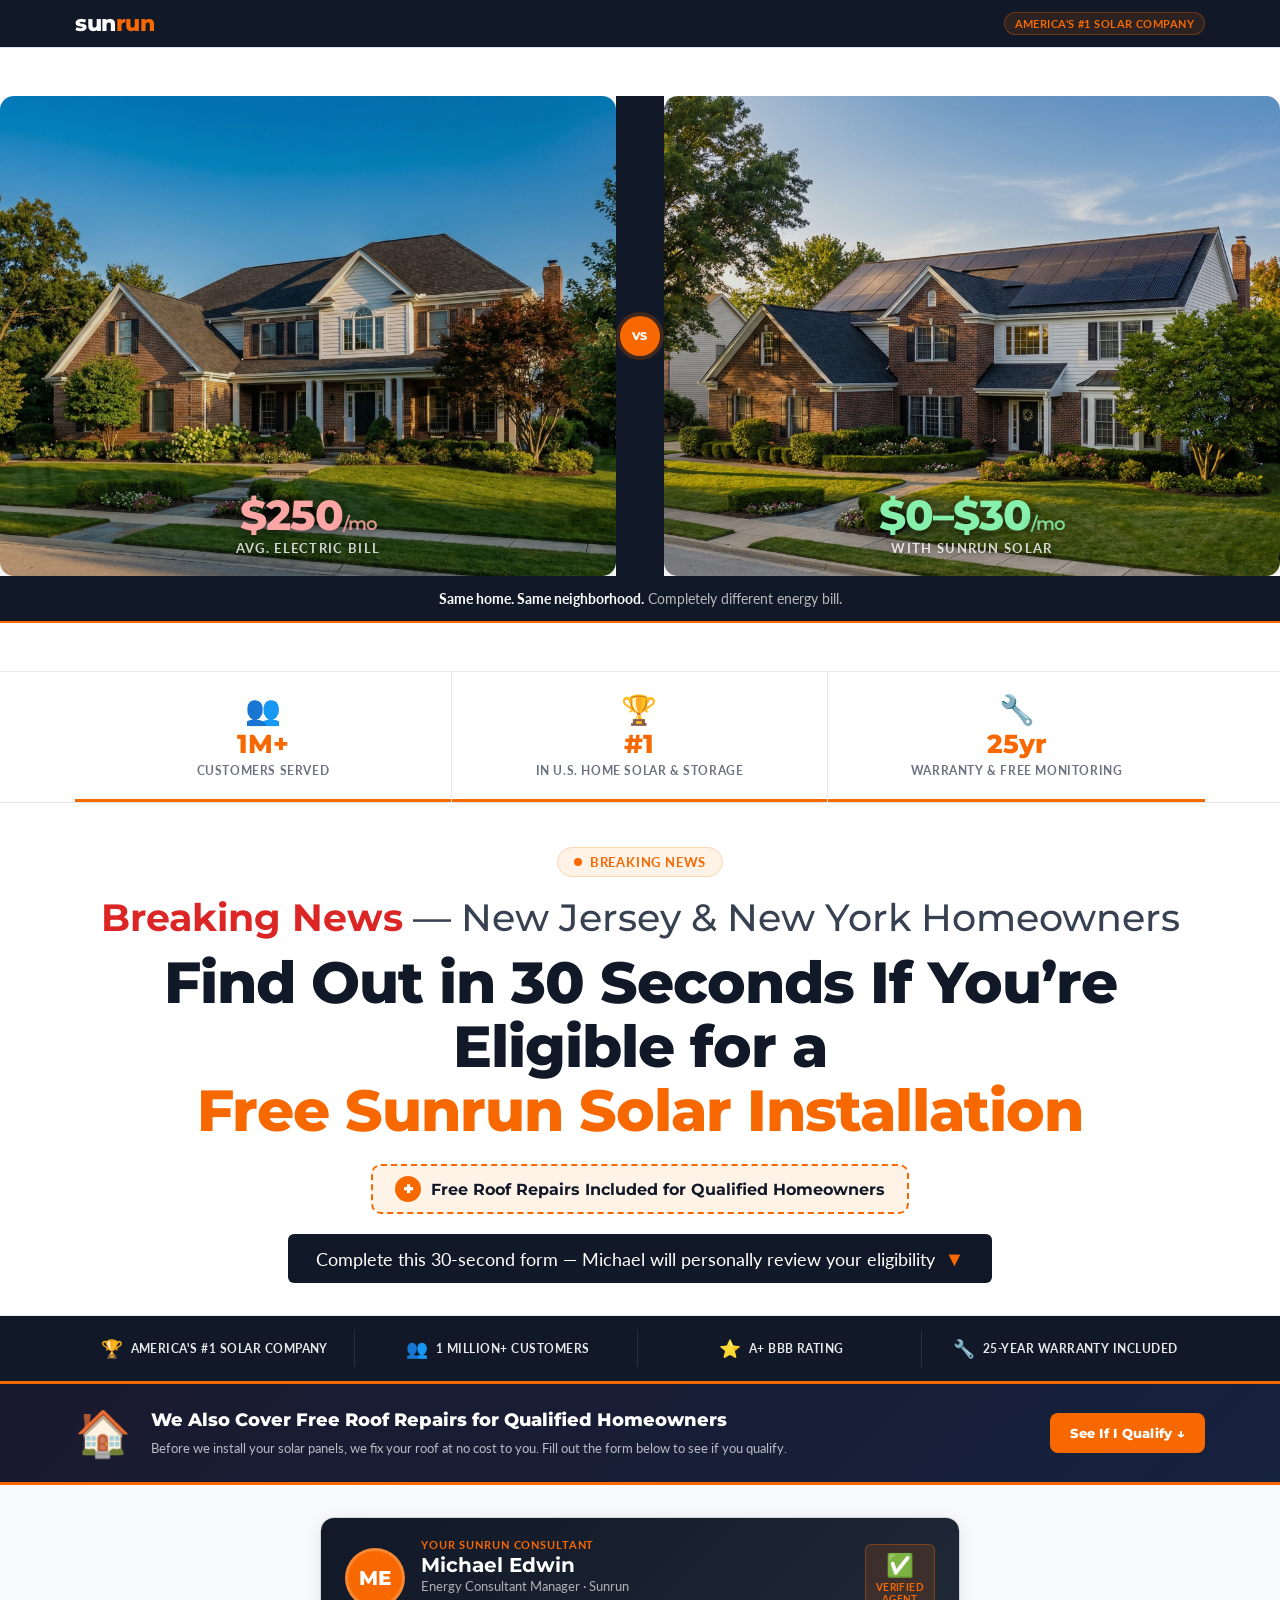
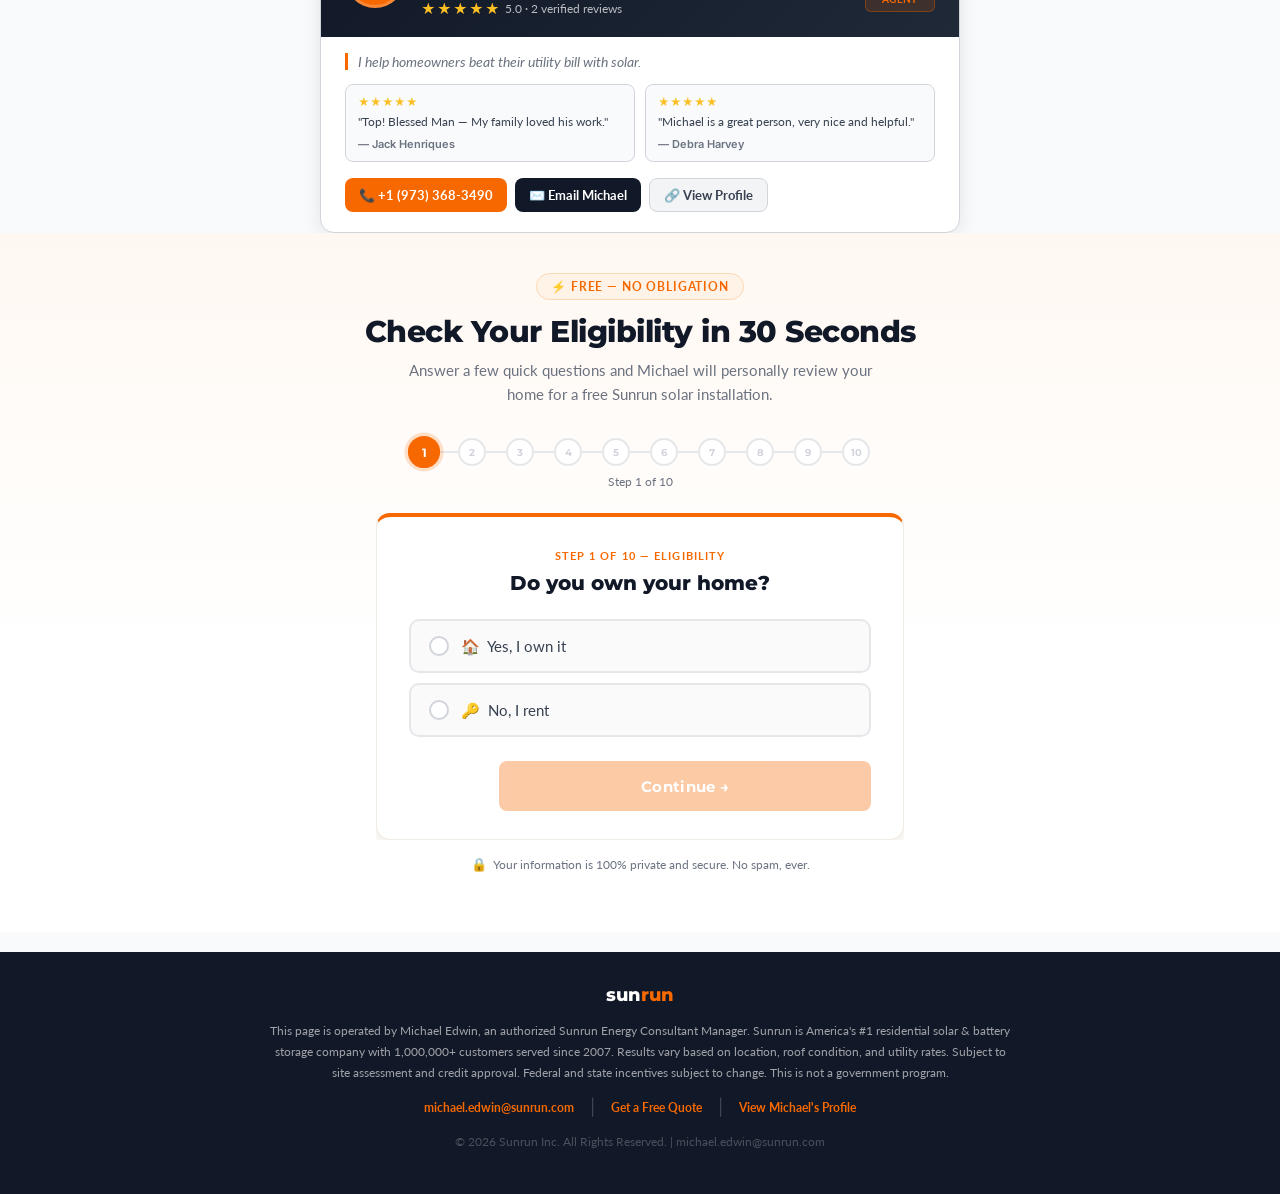
<file: index.html>
<!DOCTYPE html>
<html lang="en">
<head>
  <meta charset="UTF-8">
  <meta name="viewport" content="minimum-scale=1.0, width=device-width, maximum-scale=1, user-scalable=no">
  <title>Find Out in 30 Secs If You Qualify for Free Sunrun Solar</title>
  <link rel="preconnect" href="https://fonts.googleapis.com">
  <link rel="preconnect" href="https://fonts.gstatic.com" crossorigin>
  <link href="https://fonts.googleapis.com/css2?family=Montserrat:wght@300;400;500;600;700;800&family=Lato:wght@300;400;700&family=Inter:wght@300;400;500;600&display=swap" rel="stylesheet">

  <script>
    /* ============================================================
       CLIENT CONFIGURATION
       ============================================================ */
    const CONFIG = {
      CLIENT_NAME:         "New Jersey & New York",
      CLIENT_OFFER:        "Free Sunrun Solar Installation",
      BRAND_COLOR_PRIMARY: "#F76900",
      BRAND_COLOR_BUTTON:  "#F76900",
      BRAND_COLOR_LINK:    "#E55F00",
      BRAND_COLOR_FOOTER:  "#111827",

      BREAKING_NEWS_LABEL: "Breaking News",
      FORM_SUBHEADING:     "Complete this 30-second form — Michael will personally review your eligibility",

      DISQUALIFY_MESSAGE:  "Unfortunately, you need to be a homeowner to qualify for Sunrun's free solar program. If your situation changes, reach out to Michael directly.",
      THANKYOU_HEADING:    "You're Pre-Qualified!",
      THANKYOU_MESSAGE:    "Michael Edwin will personally reach out within 24 hours to walk you through your custom Sunrun proposal — at no cost or obligation.",

      FOOTER_DISCLAIMER:   "This page is operated by Michael Edwin, an authorized Sunrun Energy Consultant Manager. Sunrun is America's #1 residential solar & battery storage company with 1,000,000+ customers served since 2007. Results vary based on location, roof condition, and utility rates. Subject to site assessment and credit approval. Federal and state incentives subject to change. This is not a government program.",
      FOOTER_COPYRIGHT:    `© ${new Date().getFullYear()} Sunrun Inc. All Rights Reserved. | michael.edwin@sunrun.com`,

      AGENT_NAME:     "Michael Edwin",
      AGENT_TITLE:    "Energy Consultant Manager",
      AGENT_EMAIL:    "michael.edwin@sunrun.com",
      AGENT_PHONE:    "+1 (973) 368-3490",
      AGENT_PROFILE:  "https://viewmycard.io/Michaeledwin",
      AGENT_REFERRAL: "https://sunrun.secure.force.com/purl/?srep=/michaeledwin",
      AGENT_TAGLINE:  "I help homeowners beat their utility bill with solar.",

      BILL_OPTIONS: ["Under $100/mo", "$100\u2013$200/mo", "$200\u2013$300/mo", "$300+/mo"],
    };
  </script>

  <style>
    :root {
      --orange:      #F76900;
      --orange-dark: #C95500;
      --orange-glow: rgba(247, 105, 0, 0.15);
      --navy:        #111827;
      --navy-mid:    #1f2937;
      --text:        #374151;
      --text-dark:   #111827;
      --text-light:  #6b7280;
      --placeholder: #9ca3af;
      --border:      #d1d5db;
      --bg-light:    #fafafa;
      --white:       #ffffff;
      --red:         #dc2626;
      --green:       #16a34a;
      --green-light: #dcfce7;
      --radius:      8px;
      --radius-lg:   14px;
      --shadow-sm:   0 1px 3px rgba(0,0,0,0.08), 0 1px 2px rgba(0,0,0,0.05);
      --shadow-md:   0 4px 20px rgba(0,0,0,0.09);
      --shadow-lg:   0 10px 40px rgba(0,0,0,0.12);
    }

    *, *::before, *::after { box-sizing: border-box; margin: 0; padding: 0; }
    html { font-size: 16px; scroll-behavior: smooth; }
    body {
      font-family: 'Inter', 'Lato', sans-serif;
      color: var(--text);
      background: #f9fafb;
      overflow-x: hidden;
    }

    /* ---- Layout ---- */
    .container {
      width: 100%;
      max-width: 1170px;
      margin: 0 auto;
      padding: 0 20px;
    }

    /* ============================================================
       TOP HEADER BAR
       ============================================================ */
    .top-bar {
      background: var(--navy);
      padding: 10px 0;
    }
    .top-bar .container {
      display: flex;
      align-items: center;
      justify-content: space-between;
      gap: 12px;
    }
    .top-bar__logo {
      font-family: 'Montserrat', sans-serif;
      font-size: 22px;
      font-weight: 800;
      color: var(--white);
      letter-spacing: -0.5px;
    }
    .top-bar__logo span { color: var(--orange); }
    .top-bar__badge {
      font-family: 'Lato', sans-serif;
      font-size: 11px;
      font-weight: 700;
      color: var(--orange);
      background: rgba(247, 105, 0, 0.12);
      border: 1px solid rgba(247, 105, 0, 0.3);
      padding: 4px 10px;
      border-radius: 99px;
      text-transform: uppercase;
      letter-spacing: 0.04em;
    }

    /* ============================================================
       STAT IMAGE BAR (replaces placeholder images)
       ============================================================ */
    .stat-bar {
      background: var(--white);
      border-bottom: 1px solid #e5e7eb;
      padding: 0;
    }
    .stat-bar .container {
      display: grid;
      grid-template-columns: repeat(3, 1fr);
    }
    .stat-card {
      display: flex;
      flex-direction: column;
      align-items: center;
      justify-content: center;
      padding: 24px 16px;
      gap: 6px;
      border-right: 1px solid #e5e7eb;
      text-align: center;
      position: relative;
      overflow: hidden;
    }
    .stat-card:last-child { border-right: none; }
    .stat-card::before {
      content: '';
      position: absolute;
      bottom: 0; left: 0; right: 0;
      height: 3px;
      background: var(--orange);
    }
    .stat-card__icon {
      font-size: 1.8rem;
      line-height: 1;
    }
    .stat-card__number {
      font-family: 'Montserrat', sans-serif;
      font-size: 26px;
      font-weight: 800;
      color: var(--orange);
      line-height: 1;
    }
    .stat-card__label {
      font-family: 'Lato', sans-serif;
      font-size: 12px;
      font-weight: 700;
      color: var(--text-light);
      text-transform: uppercase;
      letter-spacing: 0.05em;
      line-height: 1.3;
    }

    /* ============================================================
       HERO
       ============================================================ */
    .hero {
      background: var(--white);
      padding: 44px 0 32px;
      text-align: center;
      border-bottom: 1px solid #e5e7eb;
    }
    .hero__eyebrow {
      display: inline-flex;
      align-items: center;
      gap: 8px;
      background: #fff3e8;
      border: 1px solid #fcd8b2;
      border-radius: 99px;
      padding: 6px 16px;
      margin-bottom: 18px;
    }
    .hero__eyebrow-dot {
      width: 8px; height: 8px;
      background: var(--orange);
      border-radius: 50%;
      animation: pulse 1.8s ease-in-out infinite;
    }
    @keyframes pulse {
      0%, 100% { opacity: 1; transform: scale(1); }
      50%       { opacity: 0.5; transform: scale(0.7); }
    }
    .hero__eyebrow-text {
      font-family: 'Lato', sans-serif;
      font-size: 13px;
      font-weight: 700;
      color: var(--orange);
      text-transform: uppercase;
      letter-spacing: 0.06em;
    }

    .hero__breaking {
      font-family: 'Montserrat', sans-serif;
      font-size: 38px;
      font-weight: 500;
      color: var(--text);
      line-height: 1.2;
      margin-bottom: 10px;
    }
    .hero__breaking strong {
      color: var(--red);
      font-weight: 700;
    }

    .hero__headline {
      font-family: 'Montserrat', sans-serif;
      font-size: 58px;
      font-weight: 800;
      color: var(--text-dark);
      line-height: 1.1;
      margin-bottom: 22px;
      padding: 0 20px;
      letter-spacing: -1px;
    }
    .hero__headline .highlight {
      color: var(--orange);
      position: relative;
      display: inline-block;
    }

    .hero__bonus-offer {
      display: inline-flex;
      align-items: center;
      gap: 10px;
      background: #fff3e8;
      border: 2px dashed var(--orange);
      border-radius: 10px;
      padding: 10px 22px;
      margin-bottom: 20px;
      font-family: 'Montserrat', sans-serif;
      font-size: 16px;
      font-weight: 700;
      color: var(--text-dark);
    }
    .hero__bonus-offer__plus {
      display: inline-flex;
      align-items: center;
      justify-content: center;
      width: 26px; height: 26px;
      background: var(--orange);
      color: white;
      border-radius: 50%;
      font-size: 18px;
      font-weight: 900;
      flex-shrink: 0;
      line-height: 1;
    }
    @media (max-width: 480px) {
      .hero__bonus-offer { font-size: 13px; padding: 8px 14px; gap: 8px; }
      .hero__bonus-offer__plus { width: 22px; height: 22px; font-size: 15px; }
    }

    .hero__cta-strip {
      display: inline-flex;
      align-items: center;
      gap: 10px;
      background: var(--navy);
      color: var(--white);
      font-family: 'Lato', sans-serif;
      font-size: 18px;
      font-weight: 400;
      padding: 12px 28px;
      border-radius: 6px;
    }
    .hero__cta-strip .arrow {
      color: var(--orange);
      font-size: 20px;
    }

    /* ============================================================
       TRUST BAR
       ============================================================ */
    .trust-bar {
      background: var(--navy);
      padding: 14px 0;
    }
    .trust-bar .container {
      display: grid;
      grid-template-columns: repeat(4, 1fr);
      gap: 4px;
    }
    .trust-pill {
      display: flex;
      align-items: center;
      justify-content: center;
      gap: 8px;
      padding: 8px 12px;
      border-right: 1px solid rgba(255,255,255,0.1);
      text-align: center;
    }
    .trust-pill:last-child { border-right: none; }
    .trust-pill__icon { font-size: 1.1rem; flex-shrink: 0; }
    .trust-pill__text {
      font-family: 'Lato', sans-serif;
      font-size: 12px;
      font-weight: 700;
      color: rgba(255,255,255,0.9);
      text-transform: uppercase;
      letter-spacing: 0.04em;
      line-height: 1.3;
    }

    /* ============================================================
       ROOF REPAIR OFFER BANNER
       ============================================================ */
    .roof-banner {
      background: linear-gradient(135deg, #1a1a2e 0%, #16213e 100%);
      border-top: 3px solid var(--orange);
      border-bottom: 3px solid var(--orange);
      padding: 22px 0;
    }
    .roof-banner__inner {
      display: flex;
      align-items: center;
      gap: 20px;
    }
    .roof-banner__icon {
      font-size: 2.8rem;
      flex-shrink: 0;
    }
    .roof-banner__copy { flex: 1; }
    .roof-banner__headline {
      font-family: 'Montserrat', sans-serif;
      font-size: 18px;
      font-weight: 800;
      color: #ffffff;
      line-height: 1.3;
      margin-bottom: 5px;
    }
    .roof-banner__headline span { color: var(--orange); }
    .roof-banner__sub {
      font-family: 'Lato', sans-serif;
      font-size: 13px;
      color: rgba(255,255,255,0.7);
      line-height: 1.55;
    }
    .roof-banner__btn {
      display: inline-flex;
      align-items: center;
      gap: 6px;
      background: var(--orange);
      color: white;
      font-family: 'Montserrat', sans-serif;
      font-size: 13px;
      font-weight: 800;
      padding: 12px 20px;
      border-radius: 8px;
      text-decoration: none;
      white-space: nowrap;
      flex-shrink: 0;
      transition: background 0.2s, transform 0.15s;
      letter-spacing: 0.02em;
    }
    .roof-banner__btn:hover {
      background: var(--orange-dark);
      transform: translateY(-2px);
    }
    @media (max-width: 480px) {
      .roof-banner__inner { flex-direction: column; text-align: center; gap: 14px; }
      .roof-banner__icon { font-size: 2rem; }
      .roof-banner__headline { font-size: 15px; }
      .roof-banner__btn { width: 100%; justify-content: center; }
    }

    /* ============================================================
       AGENT PROFILE CARD
       ============================================================ */
    .agent-section {
      padding: 32px 0 0;
    }
    .agent-card {
      max-width: 640px;
      margin: 0 auto;
      background: var(--white);
      border: 1px solid var(--border);
      border-radius: var(--radius-lg);
      box-shadow: var(--shadow-md);
      overflow: hidden;
    }
    .agent-card__header {
      background: linear-gradient(135deg, var(--navy) 0%, var(--navy-mid) 100%);
      padding: 20px 24px;
      display: flex;
      align-items: center;
      gap: 16px;
    }
    .agent-avatar {
      width: 60px; height: 60px;
      border-radius: 50%;
      background: var(--orange);
      display: flex; align-items: center; justify-content: center;
      font-family: 'Montserrat', sans-serif;
      font-size: 20px;
      font-weight: 800;
      color: white;
      flex-shrink: 0;
      border: 3px solid rgba(255,255,255,0.2);
    }
    .agent-info { flex: 1; }
    .agent-consultant-label {
      font-family: 'Lato', sans-serif;
      font-size: 11px;
      font-weight: 700;
      color: var(--orange);
      text-transform: uppercase;
      letter-spacing: 0.08em;
      margin-bottom: 3px;
    }
    .agent-name {
      font-family: 'Montserrat', sans-serif;
      font-size: 20px;
      font-weight: 700;
      color: white;
      line-height: 1.1;
    }
    .agent-title-text {
      font-family: 'Lato', sans-serif;
      font-size: 13px;
      color: rgba(255,255,255,0.65);
      margin-top: 2px;
    }
    .agent-stars {
      display: flex;
      align-items: center;
      gap: 4px;
      margin-top: 6px;
    }
    .star-icons { color: #fbbf24; font-size: 14px; letter-spacing: 1px; }
    .star-label {
      font-family: 'Lato', sans-serif;
      font-size: 12px;
      color: rgba(255,255,255,0.7);
    }
    .agent-verified-badge {
      background: rgba(247,105,0,0.15);
      border: 1px solid rgba(247,105,0,0.35);
      border-radius: 6px;
      padding: 6px 10px;
      text-align: center;
      flex-shrink: 0;
    }
    .agent-verified-badge__icon { font-size: 1.4rem; display: block; }
    .agent-verified-badge__text {
      font-family: 'Lato', sans-serif;
      font-size: 10px;
      font-weight: 700;
      color: var(--orange);
      text-transform: uppercase;
      letter-spacing: 0.04em;
      margin-top: 2px;
    }

    .agent-card__body {
      padding: 16px 24px 20px;
    }
    .agent-tagline {
      font-family: 'Lato', sans-serif;
      font-size: 14px;
      color: var(--text-light);
      font-style: italic;
      margin-bottom: 14px;
      border-left: 3px solid var(--orange);
      padding-left: 10px;
    }
    .agent-reviews {
      display: grid;
      grid-template-columns: 1fr 1fr;
      gap: 10px;
      margin-bottom: 16px;
    }
    .review-chip {
      background: #f9fafb;
      border: 1px solid var(--border);
      border-radius: var(--radius);
      padding: 10px 12px;
    }
    .review-chip__stars { color: #fbbf24; font-size: 11px; margin-bottom: 4px; }
    .review-chip__text {
      font-family: 'Lato', sans-serif;
      font-size: 12px;
      color: var(--text);
      line-height: 1.5;
      margin-bottom: 6px;
    }
    .review-chip__name {
      font-family: 'Inter', sans-serif;
      font-size: 11px;
      font-weight: 600;
      color: var(--text-light);
    }

    .agent-contact {
      display: flex;
      gap: 8px;
      flex-wrap: wrap;
    }
    .agent-contact-btn {
      display: inline-flex;
      align-items: center;
      gap: 6px;
      padding: 8px 14px;
      border-radius: var(--radius);
      font-family: 'Lato', sans-serif;
      font-size: 13px;
      font-weight: 700;
      text-decoration: none;
      transition: opacity 0.2s, transform 0.15s;
      cursor: pointer;
    }
    .agent-contact-btn:hover { opacity: 0.85; transform: translateY(-1px); }
    .agent-contact-btn.phone {
      background: var(--orange);
      color: white;
    }
    .agent-contact-btn.email {
      background: var(--navy);
      color: white;
    }
    .agent-contact-btn.profile {
      background: #f3f4f6;
      color: var(--text);
      border: 1px solid var(--border);
    }

    /* ============================================================
       BEFORE / AFTER — HERO VERSION (top of page)
       ============================================================ */
    .before-after--hero {
      padding: 0;
      border: none;
      background: var(--navy);
    }
    .ba-hero-grid {
      display: grid;
      grid-template-columns: 1fr 48px 1fr;
      align-items: stretch;
      max-height: 480px;
      overflow: hidden;
    }
    .ba-card--hero {
      position: relative;
      border-radius: 0;
      box-shadow: none;
      overflow: hidden;
    }
    .ba-card--hero img {
      width: 100%;
      height: 480px;
      object-fit: cover;
      display: block;
      filter: brightness(0.88);
      transition: filter 0.3s;
    }
    .ba-card--hero:hover img { filter: brightness(0.96); }

    .ba-overlay {
      position: absolute;
      bottom: 20px;
      left: 0; right: 0;
      text-align: center;
      pointer-events: none;
    }
    .ba-overlay__stat {
      font-family: 'Montserrat', sans-serif;
      font-size: 42px;
      font-weight: 800;
      color: white;
      line-height: 1;
      text-shadow: 0 2px 12px rgba(0,0,0,0.6);
      letter-spacing: -1px;
    }
    .ba-overlay__stat span {
      font-size: 18px;
      font-weight: 600;
      opacity: 0.85;
    }
    .ba-overlay__label {
      font-family: 'Lato', sans-serif;
      font-size: 13px;
      font-weight: 700;
      text-transform: uppercase;
      letter-spacing: 0.1em;
      color: rgba(255,255,255,0.8);
      margin-top: 4px;
      text-shadow: 0 1px 6px rgba(0,0,0,0.5);
    }
    .ba-overlay--before .ba-overlay__stat { color: #fca5a5; }
    .ba-overlay--after  .ba-overlay__stat { color: #86efac; }

    .ba-divider {
      background: var(--navy);
      display: flex;
      align-items: center;
      justify-content: center;
      z-index: 10;
      position: relative;
    }
    .ba-divider__circle {
      width: 40px; height: 40px;
      border-radius: 50%;
      background: var(--orange);
      color: white;
      font-family: 'Montserrat', sans-serif;
      font-size: 11px;
      font-weight: 800;
      display: flex; align-items: center; justify-content: center;
      box-shadow: 0 0 0 4px rgba(247,105,0,0.2);
      letter-spacing: 0.03em;
    }

    .ba-hero-caption {
      background: var(--navy);
      color: rgba(255,255,255,0.7);
      text-align: center;
      padding: 12px 20px;
      font-family: 'Lato', sans-serif;
      font-size: 14px;
      line-height: 1.5;
      border-bottom: 2px solid var(--orange);
    }
    .ba-hero-caption strong {
      color: white;
      font-weight: 700;
    }

    @media (max-width: 480px) {
      .ba-hero-grid {
        grid-template-columns: 1fr;
        grid-template-rows: 1fr 32px 1fr;
        max-height: none;
      }
      .ba-card--hero img { height: 220px; }
      .ba-divider {
        height: 32px;
        flex-direction: row;
      }
      .ba-overlay__stat { font-size: 30px; }
    }

    /* ============================================================
       BEFORE / AFTER SECTION
       ============================================================ */
    .before-after {
      padding: 48px 0;
      background: var(--white);
      border-top: 1px solid #e5e7eb;
      border-bottom: 1px solid #e5e7eb;
    }
    .before-after__heading {
      font-family: 'Montserrat', sans-serif;
      font-size: 32px;
      font-weight: 800;
      color: var(--text-dark);
      text-align: center;
      margin-bottom: 6px;
      letter-spacing: -0.5px;
    }
    .before-after__sub {
      font-family: 'Lato', sans-serif;
      font-size: 16px;
      color: var(--text-light);
      text-align: center;
      margin-bottom: 36px;
    }
    .before-after__grid {
      display: grid;
      grid-template-columns: 1fr 1fr;
      gap: 24px;
      align-items: start;
    }
    .ba-card {
      border-radius: var(--radius-lg);
      overflow: hidden;
      box-shadow: var(--shadow-lg);
      position: relative;
    }
    .ba-card img {
      width: 100%;
      display: block;
      aspect-ratio: 16/10;
      object-fit: cover;
    }
    .ba-label {
      position: absolute;
      top: 14px;
      left: 14px;
      padding: 6px 16px;
      border-radius: 99px;
      font-family: 'Montserrat', sans-serif;
      font-size: 13px;
      font-weight: 800;
      text-transform: uppercase;
      letter-spacing: 0.06em;
      box-shadow: 0 2px 8px rgba(0,0,0,0.25);
    }
    .ba-label.before {
      background: #dc2626;
      color: white;
    }
    .ba-label.after {
      background: var(--orange);
      color: white;
    }
    .ba-caption {
      padding: 16px 18px;
      background: var(--white);
      border-top: 1px solid #f3f4f6;
    }
    .ba-caption__title {
      font-family: 'Montserrat', sans-serif;
      font-size: 15px;
      font-weight: 700;
      color: var(--text-dark);
      margin-bottom: 4px;
    }
    .ba-caption__detail {
      font-family: 'Lato', sans-serif;
      font-size: 13px;
      color: var(--text-light);
      line-height: 1.5;
    }
    .ba-caption__stat {
      display: inline-flex;
      align-items: center;
      gap: 5px;
      margin-top: 8px;
      font-family: 'Montserrat', sans-serif;
      font-size: 20px;
      font-weight: 800;
    }
    .ba-caption__stat.red  { color: #dc2626; }
    .ba-caption__stat.green { color: #16a34a; }
    .ba-caption__stat span {
      font-size: 11px;
      font-weight: 600;
      text-transform: uppercase;
      letter-spacing: 0.05em;
      opacity: 0.7;
      margin-top: 4px;
    }
    .ba-arrow {
      display: none;
    }

    @media (max-width: 480px) {
      .before-after__grid {
        grid-template-columns: 1fr;
        gap: 16px;
      }
      .before-after__heading { font-size: 22px; }
      .before-after { padding: 32px 0; }
    }

    /* ============================================================
       FORM SECTION
       ============================================================ */
    .form-section {
      padding: 0 0 60px;
      background: linear-gradient(180deg, #fff8f2 0%, #ffffff 60%);
    }

    /* Section intro header */
    .form-intro {
      text-align: center;
      padding: 40px 20px 32px;
    }
    .form-intro__eyebrow {
      display: inline-flex;
      align-items: center;
      gap: 7px;
      background: #fff3e8;
      border: 1px solid #fcd8b2;
      border-radius: 99px;
      padding: 5px 14px;
      font-family: 'Lato', sans-serif;
      font-size: 12px;
      font-weight: 700;
      color: var(--orange);
      text-transform: uppercase;
      letter-spacing: 0.07em;
      margin-bottom: 14px;
    }
    .form-intro__heading {
      font-family: 'Montserrat', sans-serif;
      font-size: 30px;
      font-weight: 800;
      color: var(--text-dark);
      letter-spacing: -0.5px;
      margin-bottom: 8px;
      line-height: 1.2;
    }
    .form-intro__sub {
      font-family: 'Lato', sans-serif;
      font-size: 15px;
      color: var(--text-light);
      max-width: 480px;
      margin: 0 auto;
      line-height: 1.6;
    }

    .form-wrapper {
      max-width: 560px;
      margin: 0 auto;
      padding: 0 16px;
    }

    /* ---- Step dots progress ---- */
    .progress-bar-wrap {
      margin-bottom: 24px;
    }
    .step-dots {
      display: flex;
      align-items: center;
      justify-content: center;
      gap: 0;
      margin-bottom: 8px;
    }
    .step-dot {
      width: 28px; height: 28px;
      border-radius: 50%;
      border: 2px solid #e5e7eb;
      background: white;
      display: flex; align-items: center; justify-content: center;
      font-family: 'Montserrat', sans-serif;
      font-size: 10px;
      font-weight: 700;
      color: #d1d5db;
      flex-shrink: 0;
      transition: all 0.3s ease;
      position: relative;
      z-index: 1;
    }
    .step-dot.active {
      border-color: var(--orange);
      background: var(--orange);
      color: white;
      box-shadow: 0 0 0 3px rgba(247,105,0,0.2);
      transform: scale(1.15);
    }
    .step-dot.done {
      border-color: var(--orange);
      background: var(--orange);
      color: white;
      transform: scale(1);
    }
    .step-dot.done::after {
      content: '✓';
      font-size: 12px;
      font-weight: 800;
    }
    .step-dot.done span { display: none; }
    .step-connector {
      height: 2px;
      flex: 1;
      background: #e5e7eb;
      transition: background 0.3s;
      max-width: 20px;
    }
    .step-connector.done { background: var(--orange); }
    .progress-label {
      font-family: 'Lato', sans-serif;
      font-size: 12px;
      color: var(--text-light);
      text-align: center;
      margin-top: 8px;
    }

    /* ---- Slide viewport ---- */
    .slide-viewport {
      overflow: hidden;
      position: relative;
    }

    .slide {
      width: 100%;
      display: none;
    }
    .slide.is-active {
      display: block;
    }

    /* ---- Slide card ---- */
    .slide__card {
      background: var(--white);
      border: 1px solid #f0ebe5;
      border-top: 4px solid var(--orange);
      border-radius: var(--radius-lg);
      padding: 32px 32px 28px;
      box-shadow: 0 8px 40px rgba(247,105,0,0.08), 0 2px 8px rgba(0,0,0,0.06);
    }

    .slide__step-label {
      font-family: 'Lato', sans-serif;
      font-size: 11px;
      font-weight: 700;
      text-transform: uppercase;
      letter-spacing: 0.1em;
      color: var(--orange);
      text-align: center;
      margin-bottom: 8px;
    }

    .slide__question {
      font-family: 'Montserrat', sans-serif;
      font-size: 20px;
      font-weight: 800;
      color: var(--text-dark);
      margin-bottom: 22px;
      line-height: 1.35;
      text-align: center;
    }

    /* ---- Radio option tiles ---- */
    .options-grid {
      display: grid;
      grid-template-columns: 1fr 1fr;
      gap: 10px;
    }
    .options-grid.single-col { grid-template-columns: 1fr; }

    .option-btn {
      display: flex;
      align-items: center;
      gap: 12px;
      padding: 15px 18px;
      border: 2px solid #e5e7eb;
      border-radius: 10px;
      background: #fafafa;
      cursor: pointer;
      font-family: 'Lato', sans-serif;
      font-size: 15px;
      font-weight: 400;
      color: var(--text);
      transition: all 0.18s ease;
      text-align: left;
      user-select: none;
      width: 100%;
    }
    .option-btn:hover {
      border-color: var(--orange);
      background: #fff8f3;
      color: var(--text-dark);
      transform: translateY(-2px);
      box-shadow: 0 4px 12px rgba(247,105,0,0.1);
    }
    .option-btn.selected {
      border-color: var(--orange);
      background: linear-gradient(135deg, #fff8f3 0%, #fff3e8 100%);
      color: var(--text-dark);
      font-weight: 700;
      transform: translateY(-2px);
      box-shadow: 0 4px 16px rgba(247,105,0,0.18);
    }

    .radio-dot {
      width: 20px; height: 20px;
      border-radius: 50%;
      border: 2px solid #d1d5db;
      flex-shrink: 0;
      display: flex; align-items: center; justify-content: center;
      transition: all 0.18s ease;
      background: white;
    }
    .option-btn:hover .radio-dot { border-color: var(--orange); }
    .option-btn.selected .radio-dot {
      border-color: var(--orange);
      background: var(--orange);
    }
    .option-btn.selected .radio-dot::after {
      content: '';
      width: 7px; height: 7px;
      border-radius: 50%;
      background: white;
    }

    /* ---- Text inputs ---- */
    .input-group { display: flex; flex-direction: column; gap: 8px; }
    .input-label {
      font-family: 'Montserrat', sans-serif;
      font-size: 12px;
      color: var(--text-light);
      font-weight: 700;
      text-transform: uppercase;
      letter-spacing: 0.07em;
    }
    .slide-input {
      width: 100%;
      padding: 15px 18px;
      border: 2px solid #e5e7eb;
      border-radius: 10px;
      font-family: 'Inter', sans-serif;
      font-size: 16px;
      font-weight: 400;
      color: var(--text-dark);
      background: #fafafa;
      transition: all 0.2s ease;
      outline: none;
    }
    .slide-input::placeholder { color: var(--placeholder); }
    .slide-input:focus {
      border-color: var(--orange);
      background: white;
      box-shadow: 0 0 0 4px var(--orange-glow);
    }
    .field-error {
      font-size: 12px;
      color: var(--red);
      display: none;
      align-items: center;
      gap: 4px;
    }
    .field-error.visible { display: flex; }

    /* ---- Privacy note ---- */
    .form-privacy {
      display: flex;
      align-items: center;
      justify-content: center;
      gap: 6px;
      margin-top: 16px;
      font-family: 'Lato', sans-serif;
      font-size: 12px;
      color: var(--text-light);
    }
    .form-privacy__icon { font-size: 13px; }

    /* ---- Nav buttons ---- */
    .slide-nav {
      display: flex;
      justify-content: space-between;
      align-items: center;
      margin-top: 24px;
      gap: 10px;
    }
    .nav-btn {
      background: var(--orange);
      color: white;
      border: none;
      border-radius: 8px;
      height: 46px;
      min-width: 100px;
      padding: 0 22px;
      font-family: 'Montserrat', sans-serif;
      font-size: 14px;
      font-weight: 700;
      cursor: pointer;
      transition: all 0.18s ease;
      letter-spacing: 0.02em;
    }
    .nav-btn:hover:not(:disabled) {
      background: var(--orange-dark);
      transform: translateY(-2px);
      box-shadow: 0 6px 20px rgba(247,105,0,0.3);
    }
    .nav-btn:disabled {
      opacity: 0.35;
      cursor: not-allowed;
      transform: none;
      box-shadow: none;
    }
    .nav-btn.btn-back {
      background: transparent;
      color: var(--text-light);
      border: 2px solid #e5e7eb;
      min-width: 80px;
    }
    .nav-btn.btn-back:hover { background: #f9fafb; color: var(--text); transform: none; box-shadow: none; border-color: #d1d5db; }
    .nav-btn.btn-next-full {
      flex: 1;
      height: 50px;
      font-size: 15px;
    }
    .nav-btn.btn-submit {
      background: linear-gradient(135deg, #16a34a 0%, #15803d 100%);
      flex: 1;
      height: 54px;
      font-size: 16px;
      border-radius: 10px;
      box-shadow: 0 4px 16px rgba(22,163,74,0.25);
    }
    .nav-btn.btn-submit:hover:not(:disabled) {
      background: linear-gradient(135deg, #15803d 0%, #166534 100%);
      box-shadow: 0 8px 24px rgba(22,163,74,0.35);
      transform: translateY(-2px);
    }
    .nav-spacer { min-width: 80px; }

    /* ============================================================
       DISQUALIFY
       ============================================================ */
    .disqualify-box {
      display: none;
      max-width: 600px;
      margin: 0 auto;
      padding: 40px 32px;
      background: #fef2f2;
      border: 2px solid #fca5a5;
      border-radius: var(--radius-lg);
      text-align: center;
    }
    .disqualify-box.visible { display: block; }
    .disqualify-box__icon { font-size: 3rem; margin-bottom: 14px; }
    .disqualify-box__heading {
      font-family: 'Montserrat', sans-serif;
      font-size: 22px; font-weight: 700;
      color: var(--red); margin-bottom: 10px;
    }
    .disqualify-box__text {
      font-family: 'Lato', sans-serif;
      font-size: 15px; color: var(--text); line-height: 1.65;
      margin-bottom: 18px;
    }
    .disqualify-box__contact {
      font-family: 'Lato', sans-serif;
      font-size: 13px; color: var(--text-light);
    }
    .disqualify-box__contact a { color: var(--orange); text-decoration: none; font-weight: 700; }

    /* ============================================================
       THANK YOU
       ============================================================ */
    .thankyou-box {
      display: none;
      max-width: 600px;
      margin: 0 auto;
      padding: 44px 32px;
      background: var(--white);
      border: 2px solid #86efac;
      border-radius: var(--radius-lg);
      text-align: center;
      box-shadow: var(--shadow-lg);
    }
    .thankyou-box.visible {
      display: block;
      animation: popIn 0.5s cubic-bezier(0.34, 1.56, 0.64, 1) both;
    }
    @keyframes popIn {
      from { opacity: 0; transform: scale(0.85); }
      to   { opacity: 1; transform: scale(1); }
    }
    .thankyou-box__icon { font-size: 3.5rem; margin-bottom: 16px; }
    .thankyou-box__heading {
      font-family: 'Montserrat', sans-serif;
      font-size: 28px; font-weight: 800;
      color: var(--green); margin-bottom: 12px;
    }
    .thankyou-box__text {
      font-family: 'Lato', sans-serif;
      font-size: 16px; color: var(--text); line-height: 1.65;
      margin-bottom: 24px;
    }
    .thankyou-divider {
      border: none; border-top: 1px solid #e5e7eb;
      margin: 20px 0;
    }
    .thankyou-contact-label {
      font-family: 'Montserrat', sans-serif;
      font-size: 13px; font-weight: 700;
      color: var(--text-light);
      text-transform: uppercase; letter-spacing: 0.06em;
      margin-bottom: 12px;
    }
    .thankyou-contact-grid {
      display: flex; flex-wrap: wrap;
      justify-content: center;
      gap: 10px;
    }
    .thankyou-contact-btn {
      display: inline-flex; align-items: center; gap: 6px;
      padding: 10px 18px;
      border-radius: var(--radius);
      font-family: 'Lato', sans-serif;
      font-size: 14px; font-weight: 700;
      text-decoration: none;
      transition: opacity 0.2s, transform 0.12s;
    }
    .thankyou-contact-btn:hover { opacity: 0.85; transform: translateY(-1px); }
    .thankyou-contact-btn.phone { background: var(--orange); color: white; }
    .thankyou-contact-btn.email { background: var(--navy); color: white; }
    .thankyou-contact-btn.profile { background: #f3f4f6; color: var(--text); border: 1px solid var(--border); }

    /* ============================================================
       FOOTER
       ============================================================ */
    .site-footer {
      background: var(--navy);
      color: rgba(255,255,255,0.6);
      padding: 32px 0;
      text-align: center;
      margin-top: 20px;
    }
    .site-footer__logo {
      font-family: 'Montserrat', sans-serif;
      font-size: 18px; font-weight: 800;
      color: white; margin-bottom: 14px;
    }
    .site-footer__logo span { color: var(--orange); }
    .site-footer p {
      font-family: 'Lato', sans-serif;
      font-size: 12px; line-height: 1.75;
      max-width: 780px;
      margin: 0 auto 10px;
      padding: 0 20px;
    }
    .site-footer__links {
      display: flex; align-items: center; justify-content: center;
      gap: 16px; flex-wrap: wrap;
      margin-top: 14px;
    }
    .site-footer__links a {
      color: var(--orange);
      font-family: 'Lato', sans-serif;
      font-size: 12px; font-weight: 700;
      text-decoration: none;
    }
    .site-footer__links a:hover { text-decoration: underline; }
    .site-footer__sep { color: rgba(255,255,255,0.2); }

    /* ============================================================
       SPINNER
       ============================================================ */
    .spinner {
      display: inline-block;
      width: 16px; height: 16px;
      border: 2px solid rgba(255,255,255,0.35);
      border-top-color: white;
      border-radius: 50%;
      animation: spin 0.7s linear infinite;
      vertical-align: middle;
      margin-right: 6px;
    }
    @keyframes spin { to { transform: rotate(360deg); } }

    /* ============================================================
       RESPONSIVE — MOBILE
       ============================================================ */
    @media (max-width: 480px) {
      .container { max-width: 380px; }

      .top-bar__logo { font-size: 18px; }

      .stat-card__number { font-size: 20px; }
      .stat-card__label { font-size: 10px; }
      .stat-card { padding: 16px 8px; }

      .hero { padding: 28px 0 22px; }
      .hero__breaking { font-size: 20px; }
      .hero__headline { font-size: 26px; padding: 0 8px; letter-spacing: -0.5px; }
      .hero__cta-strip { font-size: 14px; padding: 10px 16px; }

      .trust-bar .container { grid-template-columns: repeat(2, 1fr); }
      .trust-pill { padding: 8px 6px; }
      .trust-pill__text { font-size: 10px; }

      .agent-card__header { flex-wrap: wrap; gap: 12px; }
      .agent-avatar { width: 48px; height: 48px; font-size: 16px; }
      .agent-name { font-size: 17px; }
      .agent-reviews { grid-template-columns: 1fr; }

      .slide__card { padding: 20px 16px 18px; }
      .slide__question { font-size: 16px; }
      .options-grid { grid-template-columns: 1fr; gap: 8px; }
      .option-btn { padding: 12px 12px; font-size: 14px; }

      .nav-btn { min-width: 72px; font-size: 13px; height: 40px; }
      .nav-btn.btn-submit { min-width: 160px; font-size: 13px; }

      .thankyou-contact-grid { flex-direction: column; align-items: center; }
      .thankyou-contact-btn { width: 100%; justify-content: center; }
    }
  </style>
</head>
<body>

  <!-- ============================================================
       TOP HEADER BAR
       ============================================================ -->
  <header class="top-bar">
    <div class="container">
      <div class="top-bar__logo">sun<span>run</span></div>
      <div class="top-bar__badge">America's #1 Solar Company</div>
    </div>
  </header>

  <!-- ============================================================
       BEFORE / AFTER — TOP HERO VISUAL
       ============================================================ -->
  <section class="before-after before-after--hero">
    <div class="ba-hero-grid">

      <div class="ba-card ba-card--hero">
        <div class="ba-label before">Before</div>
        <img src="images/house-before.jpg" alt="Home before solar — high electricity bills">
        <div class="ba-overlay ba-overlay--before">
          <div class="ba-overlay__stat">$250<span>/mo</span></div>
          <div class="ba-overlay__label">Avg. Electric Bill</div>
        </div>
      </div>

      <div class="ba-divider">
        <div class="ba-divider__circle">VS</div>
      </div>

      <div class="ba-card ba-card--hero">
        <div class="ba-label after">After</div>
        <img src="images/house-after.jpg" alt="Home after Sunrun solar — low electricity bills">
        <div class="ba-overlay ba-overlay--after">
          <div class="ba-overlay__stat">$0–$30<span>/mo</span></div>
          <div class="ba-overlay__label">With Sunrun Solar</div>
        </div>
      </div>

    </div>
    <div class="ba-hero-caption">
      <strong>Same home. Same neighborhood.</strong> Completely different energy bill.
    </div>
  </section>

  <!-- ============================================================
       STAT BAR
       ============================================================ -->
  <section class="stat-bar">
    <div class="container">
      <div class="stat-card">
        <div class="stat-card__icon">👥</div>
        <div class="stat-card__number">1M+</div>
        <div class="stat-card__label">Customers Served</div>
      </div>
      <div class="stat-card">
        <div class="stat-card__icon">🏆</div>
        <div class="stat-card__number">#1</div>
        <div class="stat-card__label">In U.S. Home Solar & Storage</div>
      </div>
      <div class="stat-card">
        <div class="stat-card__icon">🔧</div>
        <div class="stat-card__number">25yr</div>
        <div class="stat-card__label">Warranty &amp; Free Monitoring</div>
      </div>
    </div>
  </section>

  <!-- ============================================================
       HERO
       ============================================================ -->
  <section class="hero">
    <div class="container">
      <div class="hero__eyebrow">
        <div class="hero__eyebrow-dot"></div>
        <span class="hero__eyebrow-text" id="hero-eyebrow-text">Breaking News</span>
      </div>
      <p class="hero__breaking" id="hero-breaking">
        <strong>Breaking News</strong> &mdash; <span id="hero-client-name"></span> Homeowners
      </p>
      <h1 class="hero__headline">
        Find Out in 30 Seconds If You&rsquo;re Eligible for a<br>
        <span class="highlight" id="hero-offer"></span>
      </h1>
      <div class="hero__bonus-offer">
        <span class="hero__bonus-offer__plus">+</span>
        Free Roof Repairs Included for Qualified Homeowners
      </div>
      <div class="hero__cta-strip">
        <span id="hero-cta-bar"></span>
        <span class="arrow">&#9660;</span>
      </div>
    </div>
  </section>

  <!-- ============================================================
       TRUST BAR
       ============================================================ -->
  <div class="trust-bar">
    <div class="container">
      <div class="trust-pill">
        <span class="trust-pill__icon">🏆</span>
        <span class="trust-pill__text">America's #1 Solar Company</span>
      </div>
      <div class="trust-pill">
        <span class="trust-pill__icon">👥</span>
        <span class="trust-pill__text">1 Million+ Customers</span>
      </div>
      <div class="trust-pill">
        <span class="trust-pill__icon">⭐</span>
        <span class="trust-pill__text">A+ BBB Rating</span>
      </div>
      <div class="trust-pill">
        <span class="trust-pill__icon">🔧</span>
        <span class="trust-pill__text">25-Year Warranty Included</span>
      </div>
    </div>
  </div>

  <!-- ============================================================
       ROOF REPAIR OFFER BANNER
       ============================================================ -->
  <div class="roof-banner">
    <div class="container">
      <div class="roof-banner__inner">
        <div class="roof-banner__icon">🏠</div>
        <div class="roof-banner__copy">
          <p class="roof-banner__headline">We Also Cover Free Roof Repairs for Qualified Homeowners</p>
          <p class="roof-banner__sub">Before we install your solar panels, we fix your roof at no cost to you. Fill out the form below to see if you qualify.</p>
        </div>
        <a href="#form-section" class="roof-banner__btn">See If I Qualify &darr;</a>
      </div>
    </div>
  </div>

  <!-- ============================================================
       AGENT PROFILE CARD
       ============================================================ -->
  <section class="agent-section" id="form-section">
    <div class="container">
      <div class="agent-card">
        <div class="agent-card__header">
          <div class="agent-avatar" id="agent-avatar">ME</div>
          <div class="agent-info">
            <div class="agent-consultant-label">Your Sunrun Consultant</div>
            <div class="agent-name" id="agent-name-display"></div>
            <div class="agent-title-text" id="agent-title-display"></div>
            <div class="agent-stars">
              <span class="star-icons">&#9733;&#9733;&#9733;&#9733;&#9733;</span>
              <span class="star-label">5.0 &middot; 2 verified reviews</span>
            </div>
          </div>
          <div class="agent-verified-badge">
            <span class="agent-verified-badge__icon">✅</span>
            <div class="agent-verified-badge__text">Verified<br>Agent</div>
          </div>
        </div>
        <div class="agent-card__body">
          <p class="agent-tagline" id="agent-tagline-display"></p>
          <div class="agent-reviews">
            <div class="review-chip">
              <div class="review-chip__stars">&#9733;&#9733;&#9733;&#9733;&#9733;</div>
              <p class="review-chip__text">"Top! Blessed Man &mdash; My family loved his work."</p>
              <div class="review-chip__name">&#8212; Jack Henriques</div>
            </div>
            <div class="review-chip">
              <div class="review-chip__stars">&#9733;&#9733;&#9733;&#9733;&#9733;</div>
              <p class="review-chip__text">"Michael is a great person, very nice and helpful."</p>
              <div class="review-chip__name">&#8212; Debra Harvey</div>
            </div>
          </div>
          <div class="agent-contact" id="agent-contact-links"></div>
        </div>
      </div>
    </div>
  </section>

  <!-- ============================================================
       FORM SECTION
       ============================================================ -->
  <section class="form-section">
    <div class="container">

      <!-- Form intro -->
      <div class="form-intro">
        <div class="form-intro__eyebrow">⚡ Free — No Obligation</div>
        <h2 class="form-intro__heading">Check Your Eligibility in 30 Seconds</h2>
        <p class="form-intro__sub">Answer a few quick questions and Michael will personally review your home for a free Sunrun solar installation.</p>
      </div>

      <div class="form-wrapper">

      <!-- Step dots progress -->
      <div class="progress-bar-wrap" id="progress-wrap">
        <div class="step-dots" id="step-dots">
          <!-- Generated by JS -->
        </div>
        <p class="progress-label" id="progress-label">Step 1 of 10</p>
      </div>

      <div class="slide-viewport" id="slide-viewport">

        <!-- SLIDE 1: Home Ownership -->
        <div class="slide is-active" data-slide="1">
          <div class="slide__card">
            <p class="slide__step-label">Step 1 of 10 &mdash; Eligibility</p>
            <p class="slide__question">Do you own your home?</p>
            <div class="options-grid single-col">
              <button class="option-btn" data-value="own" onclick="selectOption(this,1)">
                <span class="radio-dot"></span> 🏠 &nbsp;Yes, I own it
              </button>
              <button class="option-btn" data-value="rent" onclick="selectOption(this,1)">
                <span class="radio-dot"></span> 🔑 &nbsp;No, I rent
              </button>
            </div>
            <div class="slide-nav">
              <span class="nav-spacer"></span>
              <button class="nav-btn btn-next-full" id="next-1" onclick="nextSlide(1)" disabled>Continue &rarr;</button>
            </div>
          </div>
        </div>

        <!-- SLIDE 2: Home Age -->
        <div class="slide" data-slide="2">
          <div class="slide__card">
            <p class="slide__step-label">Step 2 of 10 &mdash; Your Home</p>
            <p class="slide__question">How old is your home?</p>
            <div class="options-grid single-col">
              <button class="option-btn" data-value="0-10" onclick="selectOption(this,2)">
                <span class="radio-dot"></span> 🏗️ &nbsp;0&ndash;10 years old
              </button>
              <button class="option-btn" data-value="10-20" onclick="selectOption(this,2)">
                <span class="radio-dot"></span> 🏠 &nbsp;10&ndash;20 years old
              </button>
              <button class="option-btn" data-value="20+" onclick="selectOption(this,2)">
                <span class="radio-dot"></span> 🏡 &nbsp;20+ years old
              </button>
            </div>
            <div class="slide-nav">
              <button class="nav-btn btn-back" onclick="prevSlide(2)">&#9664; Back</button>
              <button class="nav-btn btn-next-full" id="next-2" onclick="nextSlide(2)" disabled>Continue &rarr;</button>
            </div>
          </div>
        </div>

        <!-- SLIDE 3: Power Usage Timing -->
        <div class="slide" data-slide="3">
          <div class="slide__card">
            <p class="slide__step-label">Step 3 of 10 &mdash; Energy Usage</p>
            <p class="slide__question">When do you use most of your power?</p>
            <div class="options-grid single-col">
              <button class="option-btn" data-value="day" onclick="selectOption(this,3)">
                <span class="radio-dot"></span> ☀️ &nbsp;Mostly day time
              </button>
              <button class="option-btn" data-value="night" onclick="selectOption(this,3)">
                <span class="radio-dot"></span> 🌙 &nbsp;Mostly night time
              </button>
              <button class="option-btn" data-value="both" onclick="selectOption(this,3)">
                <span class="radio-dot"></span> 🔄 &nbsp;A mixture of both
              </button>
            </div>
            <div class="slide-nav">
              <button class="nav-btn btn-back" onclick="prevSlide(3)">&#9664; Back</button>
              <button class="nav-btn btn-next-full" id="next-3" onclick="nextSlide(3)" disabled>Continue &rarr;</button>
            </div>
          </div>
        </div>

        <!-- SLIDE 4: Current Solar -->
        <div class="slide" data-slide="4">
          <div class="slide__card">
            <p class="slide__step-label">Step 4 of 10 &mdash; Current Setup</p>
            <p class="slide__question">Do you currently have solar installed?</p>
            <div class="options-grid single-col">
              <button class="option-btn" data-value="no-solar" onclick="selectOption(this,4)">
                <span class="radio-dot"></span> ❌ &nbsp;I don&rsquo;t have solar yet
              </button>
              <button class="option-btn" data-value="has-solar" onclick="selectOption(this,4)">
                <span class="radio-dot"></span> ⚡ &nbsp;Yes, I already have solar
              </button>
            </div>
            <div class="slide-nav">
              <button class="nav-btn btn-back" onclick="prevSlide(4)">&#9664; Back</button>
              <button class="nav-btn btn-next-full" id="next-4" onclick="nextSlide(4)" disabled>Continue &rarr;</button>
            </div>
          </div>
        </div>

        <!-- SLIDE 5: Roof Shading -->
        <div class="slide" data-slide="5">
          <div class="slide__card">
            <p class="slide__step-label">Step 5 of 10 &mdash; Roof Assessment</p>
            <p class="slide__question">Does your roof have any shading issues?</p>
            <div class="options-grid">
              <button class="option-btn" data-value="no-shading" onclick="selectOption(this,5)">
                <span class="radio-dot"></span> ✅ No shading
              </button>
              <button class="option-btn" data-value="minor" onclick="selectOption(this,5)">
                <span class="radio-dot"></span> 🌿 Minor shading
              </button>
              <button class="option-btn" data-value="major" onclick="selectOption(this,5)">
                <span class="radio-dot"></span> 🌳 Major shading
              </button>
              <button class="option-btn" data-value="unsure" onclick="selectOption(this,5)">
                <span class="radio-dot"></span> 🤔 Not sure
              </button>
            </div>
            <div class="slide-nav">
              <button class="nav-btn btn-back" onclick="prevSlide(5)">&#9664; Back</button>
              <button class="nav-btn btn-next-full" id="next-5" onclick="nextSlide(5)" disabled>Continue &rarr;</button>
            </div>
          </div>
        </div>

        <!-- SLIDE 6: Electricity Bill -->
        <div class="slide" data-slide="6">
          <div class="slide__card">
            <p class="slide__step-label">Step 6 of 10 &mdash; Energy Cost</p>
            <p class="slide__question">What is your approximate monthly electricity bill?</p>
            <div class="options-grid single-col" id="bill-options-grid"></div>
            <div class="slide-nav">
              <button class="nav-btn btn-back" onclick="prevSlide(6)">&#9664; Back</button>
              <button class="nav-btn btn-next-full" id="next-6" onclick="nextSlide(6)" disabled>Continue &rarr;</button>
            </div>
          </div>
        </div>

        <!-- SLIDE 7: ZIP Code -->
        <div class="slide" data-slide="7">
          <div class="slide__card">
            <p class="slide__step-label">Step 7 of 10 &mdash; Your Location</p>
            <p class="slide__question">What is your ZIP code?</p>
            <div class="input-group">
              <label class="input-label" for="field-zip">ZIP Code</label>
              <input class="slide-input" type="text" id="field-zip" placeholder="e.g. 07001" maxlength="10" inputmode="numeric">
              <span class="field-error" id="err-zip">⚠️ Please enter your ZIP code.</span>
            </div>
            <div class="slide-nav">
              <button class="nav-btn btn-back" onclick="prevSlide(7)">&#9664; Back</button>
              <button class="nav-btn btn-next-full" onclick="nextSlideInput(7,'field-zip','err-zip')">Continue &rarr;</button>
            </div>
          </div>
        </div>

        <!-- SLIDE 8: Full Name -->
        <div class="slide" data-slide="8">
          <div class="slide__card">
            <p class="slide__step-label">Step 8 of 10 &mdash; Almost Done!</p>
            <p class="slide__question">What is your full name?</p>
            <div class="input-group">
              <label class="input-label" for="field-name">Full Name</label>
              <input class="slide-input" type="text" id="field-name" placeholder="e.g. Jane Smith" autocomplete="name">
              <span class="field-error" id="err-name">⚠️ Please enter your full name.</span>
            </div>
            <div class="slide-nav">
              <button class="nav-btn btn-back" onclick="prevSlide(8)">&#9664; Back</button>
              <button class="nav-btn btn-next-full" onclick="nextSlideInput(8,'field-name','err-name')">Continue &rarr;</button>
            </div>
          </div>
        </div>

        <!-- SLIDE 9: Email -->
        <div class="slide" data-slide="9">
          <div class="slide__card">
            <p class="slide__step-label">Step 9 of 10 &mdash; Almost Done!</p>
            <p class="slide__question">What is your email address?</p>
            <div class="input-group">
              <label class="input-label" for="field-email">Email Address</label>
              <input class="slide-input" type="email" id="field-email" placeholder="e.g. jane@email.com" autocomplete="email">
              <span class="field-error" id="err-email">⚠️ Please enter a valid email address.</span>
            </div>
            <div class="slide-nav">
              <button class="nav-btn btn-back" onclick="prevSlide(9)">&#9664; Back</button>
              <button class="nav-btn btn-next-full" onclick="nextSlideEmail(9)">Continue &rarr;</button>
            </div>
          </div>
        </div>

        <!-- SLIDE 10: Phone -->
        <div class="slide" data-slide="10">
          <div class="slide__card">
            <p class="slide__step-label">Step 10 of 10 &mdash; Last Step!</p>
            <p class="slide__question">What is the best number to reach you?</p>
            <div class="input-group">
              <label class="input-label" for="field-phone">Phone Number</label>
              <input class="slide-input" type="tel" id="field-phone" placeholder="e.g. (973) 555-0100" autocomplete="tel">
              <span class="field-error" id="err-phone">⚠️ Please enter a valid phone number.</span>
            </div>
            <div class="slide-nav">
              <button class="nav-btn btn-back" onclick="prevSlide(10)">&#9664; Back</button>
              <button class="nav-btn btn-submit" id="btn-submit" onclick="submitForm()">
                🎯 Check My Eligibility
              </button>
            </div>
          </div>
        </div>

      </div><!-- /slide-viewport -->

      <!-- Privacy note -->
      <div class="form-privacy" id="form-privacy-note">
        <span class="form-privacy__icon">🔒</span>
        Your information is 100% private and secure. No spam, ever.
      </div>

      <!-- Disqualification -->
      <div class="disqualify-box" id="disqualify-box">
        <div class="disqualify-box__icon">🏠</div>
        <h2 class="disqualify-box__heading">Homeowners Only</h2>
        <p class="disqualify-box__text" id="disqualify-text"></p>
        <p class="disqualify-box__contact">
          Questions? Contact Michael directly:
          <a id="disq-phone-link" href="#">+1 (973) 368-3490</a>
        </p>
      </div>

      <!-- Thank you -->
      <div class="thankyou-box" id="thankyou-box">
        <div class="thankyou-box__icon">🎉</div>
        <h2 class="thankyou-box__heading" id="thankyou-heading"></h2>
        <p class="thankyou-box__text" id="thankyou-text"></p>
        <hr class="thankyou-divider">
        <p class="thankyou-contact-label">Reach Michael Directly</p>
        <div class="thankyou-contact-grid" id="thankyou-contact-links"></div>
      </div>

      </div><!-- /form-wrapper -->
    </div>
  </section>

  <!-- ============================================================
       FOOTER
       ============================================================ -->
  <footer class="site-footer">
    <div class="container">
      <div class="site-footer__logo">sun<span>run</span></div>
      <p id="footer-disclaimer"></p>
      <div class="site-footer__links">
        <a id="footer-email-link" href="#">michael.edwin@sunrun.com</a>
        <span class="site-footer__sep">|</span>
        <a id="footer-referral-link" href="#" target="_blank">Get a Free Quote</a>
        <span class="site-footer__sep">|</span>
        <a id="footer-profile-link" href="#" target="_blank">View Michael's Profile</a>
      </div>
      <p id="footer-copyright" style="margin-top:14px; opacity:0.4;"></p>
    </div>
  </footer>

  <!-- ============================================================
       JAVASCRIPT
       ============================================================ -->
  <script>
    /* ---- Apply CONFIG ---- */
    (function applyConfig() {
      document.getElementById('hero-client-name').textContent  = CONFIG.CLIENT_NAME;
      document.getElementById('hero-offer').textContent        = CONFIG.CLIENT_OFFER;
      document.getElementById('hero-cta-bar').textContent      = CONFIG.FORM_SUBHEADING;
      document.getElementById('disqualify-text').textContent   = CONFIG.DISQUALIFY_MESSAGE;
      document.getElementById('thankyou-heading').textContent  = CONFIG.THANKYOU_HEADING;
      document.getElementById('thankyou-text').textContent     = CONFIG.THANKYOU_MESSAGE;
      document.getElementById('footer-disclaimer').textContent = CONFIG.FOOTER_DISCLAIMER;
      document.getElementById('footer-copyright').textContent  = CONFIG.FOOTER_COPYRIGHT;

      /* Agent card */
      const initials = CONFIG.AGENT_NAME.split(' ').map(n => n[0]).join('');
      document.getElementById('agent-avatar').textContent       = initials;
      document.getElementById('agent-name-display').textContent = CONFIG.AGENT_NAME;
      document.getElementById('agent-title-display').textContent = CONFIG.AGENT_TITLE + ' \u00b7 Sunrun';
      document.getElementById('agent-tagline-display').textContent = CONFIG.AGENT_TAGLINE;

      /* Agent contact buttons (card) */
      const contactWrap = document.getElementById('agent-contact-links');
      contactWrap.innerHTML = `
        <a class="agent-contact-btn phone" href="tel:${CONFIG.AGENT_PHONE}">📞 ${CONFIG.AGENT_PHONE}</a>
        <a class="agent-contact-btn email" href="mailto:${CONFIG.AGENT_EMAIL}">✉️ Email Michael</a>
        <a class="agent-contact-btn profile" href="${CONFIG.AGENT_PROFILE}" target="_blank">🔗 View Profile</a>
      `;

      /* Thank you contact buttons */
      const tyWrap = document.getElementById('thankyou-contact-links');
      tyWrap.innerHTML = `
        <a class="thankyou-contact-btn phone" href="tel:${CONFIG.AGENT_PHONE}">📞 Call Michael</a>
        <a class="thankyou-contact-btn email" href="mailto:${CONFIG.AGENT_EMAIL}">✉️ Email Michael</a>
        <a class="thankyou-contact-btn profile" href="${CONFIG.AGENT_PROFILE}" target="_blank">🔗 Michael's Profile</a>
      `;

      /* Footer links */
      document.getElementById('footer-email-link').href    = `mailto:${CONFIG.AGENT_EMAIL}`;
      document.getElementById('footer-email-link').textContent = CONFIG.AGENT_EMAIL;
      document.getElementById('footer-referral-link').href  = CONFIG.AGENT_REFERRAL;
      document.getElementById('footer-profile-link').href   = CONFIG.AGENT_PROFILE;
      document.getElementById('disq-phone-link').href       = `tel:${CONFIG.AGENT_PHONE}`;

      /* Apply brand colors */
      const root = document.documentElement;
      root.style.setProperty('--orange',      CONFIG.BRAND_COLOR_PRIMARY);
      root.style.setProperty('--orange-dark', CONFIG.BRAND_COLOR_LINK);
      root.style.setProperty('--navy',        CONFIG.BRAND_COLOR_FOOTER);

      /* Build bill options */
      const grid = document.getElementById('bill-options-grid');
      CONFIG.BILL_OPTIONS.forEach(label => {
        const btn = document.createElement('button');
        btn.className = 'option-btn';
        btn.dataset.value = label;
        btn.innerHTML = `<span class="radio-dot"></span> 💡 &nbsp;${label}`;
        btn.setAttribute('onclick', 'selectOption(this,6)');
        grid.appendChild(btn);
      });

      /* Build step dots */
      const dotsWrap = document.getElementById('step-dots');
      for (let i = 1; i <= 10; i++) {
        if (i > 1) {
          const conn = document.createElement('div');
          conn.className = 'step-connector';
          conn.id = `conn-${i}`;
          dotsWrap.appendChild(conn);
        }
        const dot = document.createElement('div');
        dot.className = 'step-dot' + (i === 1 ? ' active' : '');
        dot.id = `dot-${i}`;
        dot.innerHTML = `<span>${i}</span>`;
        dotsWrap.appendChild(dot);
      }
    })();

    /* ---- State ---- */
    const TOTAL = 10;
    let current = 1;
    const answers = {};

    function updateProgress(step) {
      const label = step >= 8 ? '— Almost done!' : step >= 5 ? '— Halfway there!' : '';
      document.getElementById('progress-label').textContent = `Step ${step} of ${TOTAL} ${label}`.trim();
      for (let i = 1; i <= TOTAL; i++) {
        const dot  = document.getElementById(`dot-${i}`);
        const conn = document.getElementById(`conn-${i}`);
        dot.classList.remove('active', 'done');
        if (i < step)       { dot.classList.add('done'); dot.innerHTML = ''; }
        else if (i === step) { dot.classList.add('active'); dot.innerHTML = `<span>${i}</span>`; }
        else                 { dot.innerHTML = `<span>${i}</span>`; }
        if (conn) conn.classList.toggle('done', i <= step);
      }
    }

    function selectOption(el, slideNum) {
      el.closest('.slide__card').querySelectorAll('.option-btn').forEach(b => b.classList.remove('selected'));
      el.classList.add('selected');
      answers[slideNum] = el.dataset.value;
      const nb = document.getElementById(`next-${slideNum}`);
      if (nb) nb.disabled = false;
      setTimeout(() => {
        if (slideNum === 1 && answers[1] === 'rent') { disqualify(); }
        else { goToSlide(slideNum + 1, 'next'); }
      }, 280);
    }

    let transitioning = false;
    function goToSlide(target, dir) {
      if (target < 1 || target > TOTAL || transitioning) return;
      const cur = document.querySelector(`.slide[data-slide="${current}"]`);
      const tgt = document.querySelector(`.slide[data-slide="${target}"]`);
      if (!tgt || !cur) return;

      transitioning = true;
      const outX = dir === 'next' ? '-36px' : '36px';
      const inX  = dir === 'next' ?  '36px' : '-36px';
      const DUR  = 240;

      /* Animate current slide out */
      cur.style.transition = `opacity ${DUR}ms ease, transform ${DUR}ms ease`;
      cur.style.opacity    = '0';
      cur.style.transform  = `translateX(${outX})`;

      setTimeout(() => {
        /* Hide current, reset its inline styles */
        cur.classList.remove('is-active');
        cur.style.transition = '';
        cur.style.opacity    = '';
        cur.style.transform  = '';

        /* Position target off-screen, then show it */
        tgt.style.transition = 'none';
        tgt.style.opacity    = '0';
        tgt.style.transform  = `translateX(${inX})`;
        tgt.classList.add('is-active');

        /* Force reflow so the starting position registers */
        void tgt.offsetWidth;

        /* Animate target in */
        tgt.style.transition = `opacity ${DUR}ms ease, transform ${DUR}ms ease`;
        tgt.style.opacity    = '1';
        tgt.style.transform  = 'translateX(0)';

        setTimeout(() => {
          tgt.style.transition = '';
          tgt.style.opacity    = '';
          tgt.style.transform  = '';
          transitioning = false;
          const inp = tgt.querySelector('.slide-input');
          if (inp) inp.focus();
        }, DUR + 20);

      }, DUR);

      current = target;
      updateProgress(target);
    }

    function nextSlide(n) { if (answers[n]) goToSlide(n + 1, 'next'); }
    function prevSlide(n) { goToSlide(n - 1, 'prev'); }

    function nextSlideInput(n, fieldId, errId) {
      const f = document.getElementById(fieldId);
      const e = document.getElementById(errId);
      if (!f.value.trim()) { e.classList.add('visible'); f.focus(); return; }
      e.classList.remove('visible');
      answers[n] = f.value.trim();
      goToSlide(n + 1, 'next');
    }

    function nextSlideEmail(n) {
      const f = document.getElementById('field-email');
      const e = document.getElementById('err-email');
      if (!/^[^\s@]+@[^\s@]+\.[^\s@]+$/.test(f.value.trim())) {
        e.classList.add('visible'); f.focus(); return;
      }
      e.classList.remove('visible');
      answers[n] = f.value.trim();
      goToSlide(n + 1, 'next');
    }

    function disqualify() {
      document.getElementById('slide-viewport').style.display  = 'none';
      document.getElementById('progress-wrap').style.display   = 'none';
      document.getElementById('form-privacy-note').style.display = 'none';
      document.getElementById('disqualify-box').classList.add('visible');
    }

    function submitForm() {
      const phoneField = document.getElementById('field-phone');
      const phoneErr   = document.getElementById('err-phone');
      if (!phoneField.value.trim() || phoneField.value.trim().replace(/\D/g,'').length < 7) {
        phoneErr.classList.add('visible'); phoneField.focus(); return;
      }
      phoneErr.classList.remove('visible');
      answers[10] = phoneField.value.trim();

      const btn = document.getElementById('btn-submit');
      btn.disabled = true;
      btn.innerHTML = '<span class="spinner"></span> Checking Eligibility...';

      /* ---- Send to CRM / webhook here ---- */
      /* fetch('/api/leads', { method:'POST', headers:{'Content-Type':'application/json'}, body: JSON.stringify(answers) }) */
      console.log('Lead data:', answers);

      setTimeout(() => {
        document.getElementById('slide-viewport').style.display   = 'none';
        document.getElementById('progress-wrap').style.display    = 'none';
        document.getElementById('form-privacy-note').style.display = 'none';
        document.getElementById('thankyou-box').classList.add('visible');
        document.getElementById('thankyou-box').scrollIntoView({ behavior:'smooth', block:'center' });
      }, 1500);
    }

    /* Enter key on inputs */
    document.getElementById('field-zip').addEventListener('keydown',   e => { if (e.key==='Enter') nextSlideInput(7,'field-zip','err-zip'); });
    document.getElementById('field-name').addEventListener('keydown',  e => { if (e.key==='Enter') nextSlideInput(8,'field-name','err-name'); });
    document.getElementById('field-email').addEventListener('keydown', e => { if (e.key==='Enter') nextSlideEmail(9); });
    document.getElementById('field-phone').addEventListener('keydown', e => { if (e.key==='Enter') submitForm(); });
  </script>

</body>
</html>
</file>
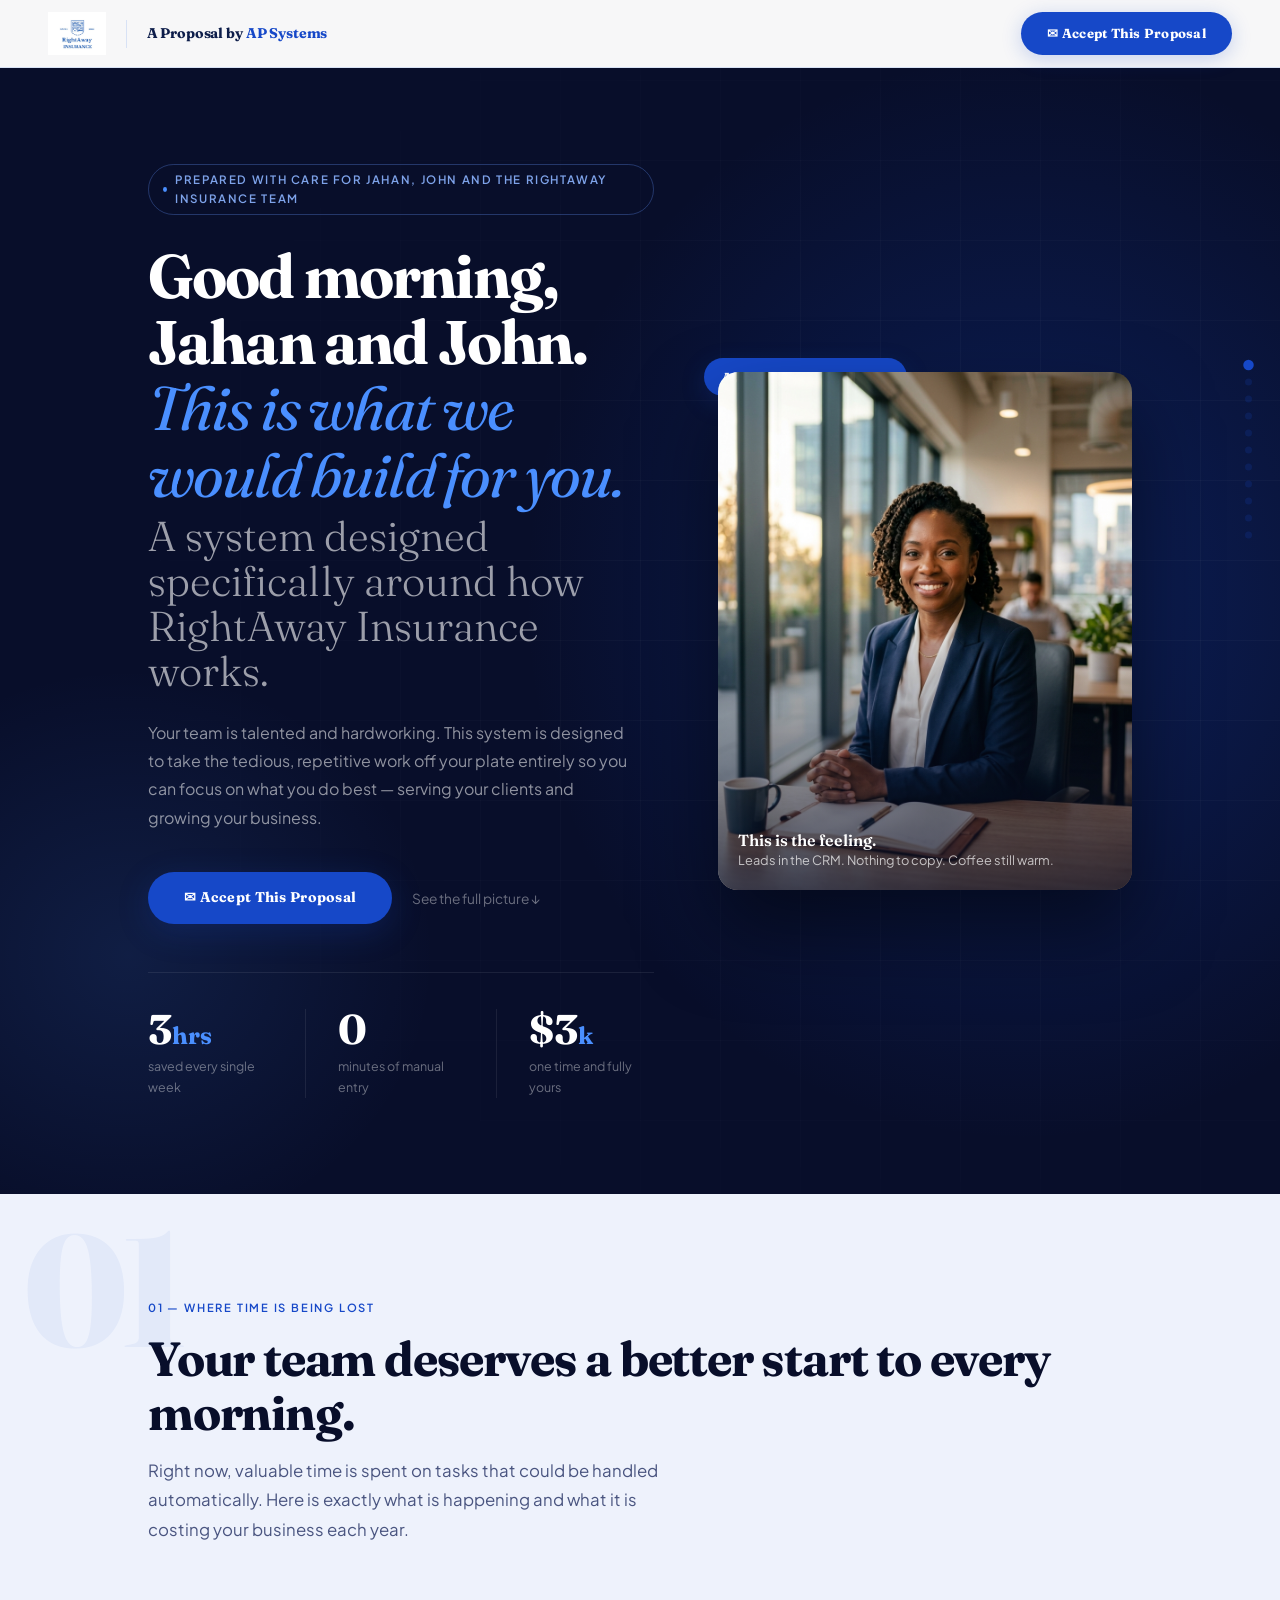
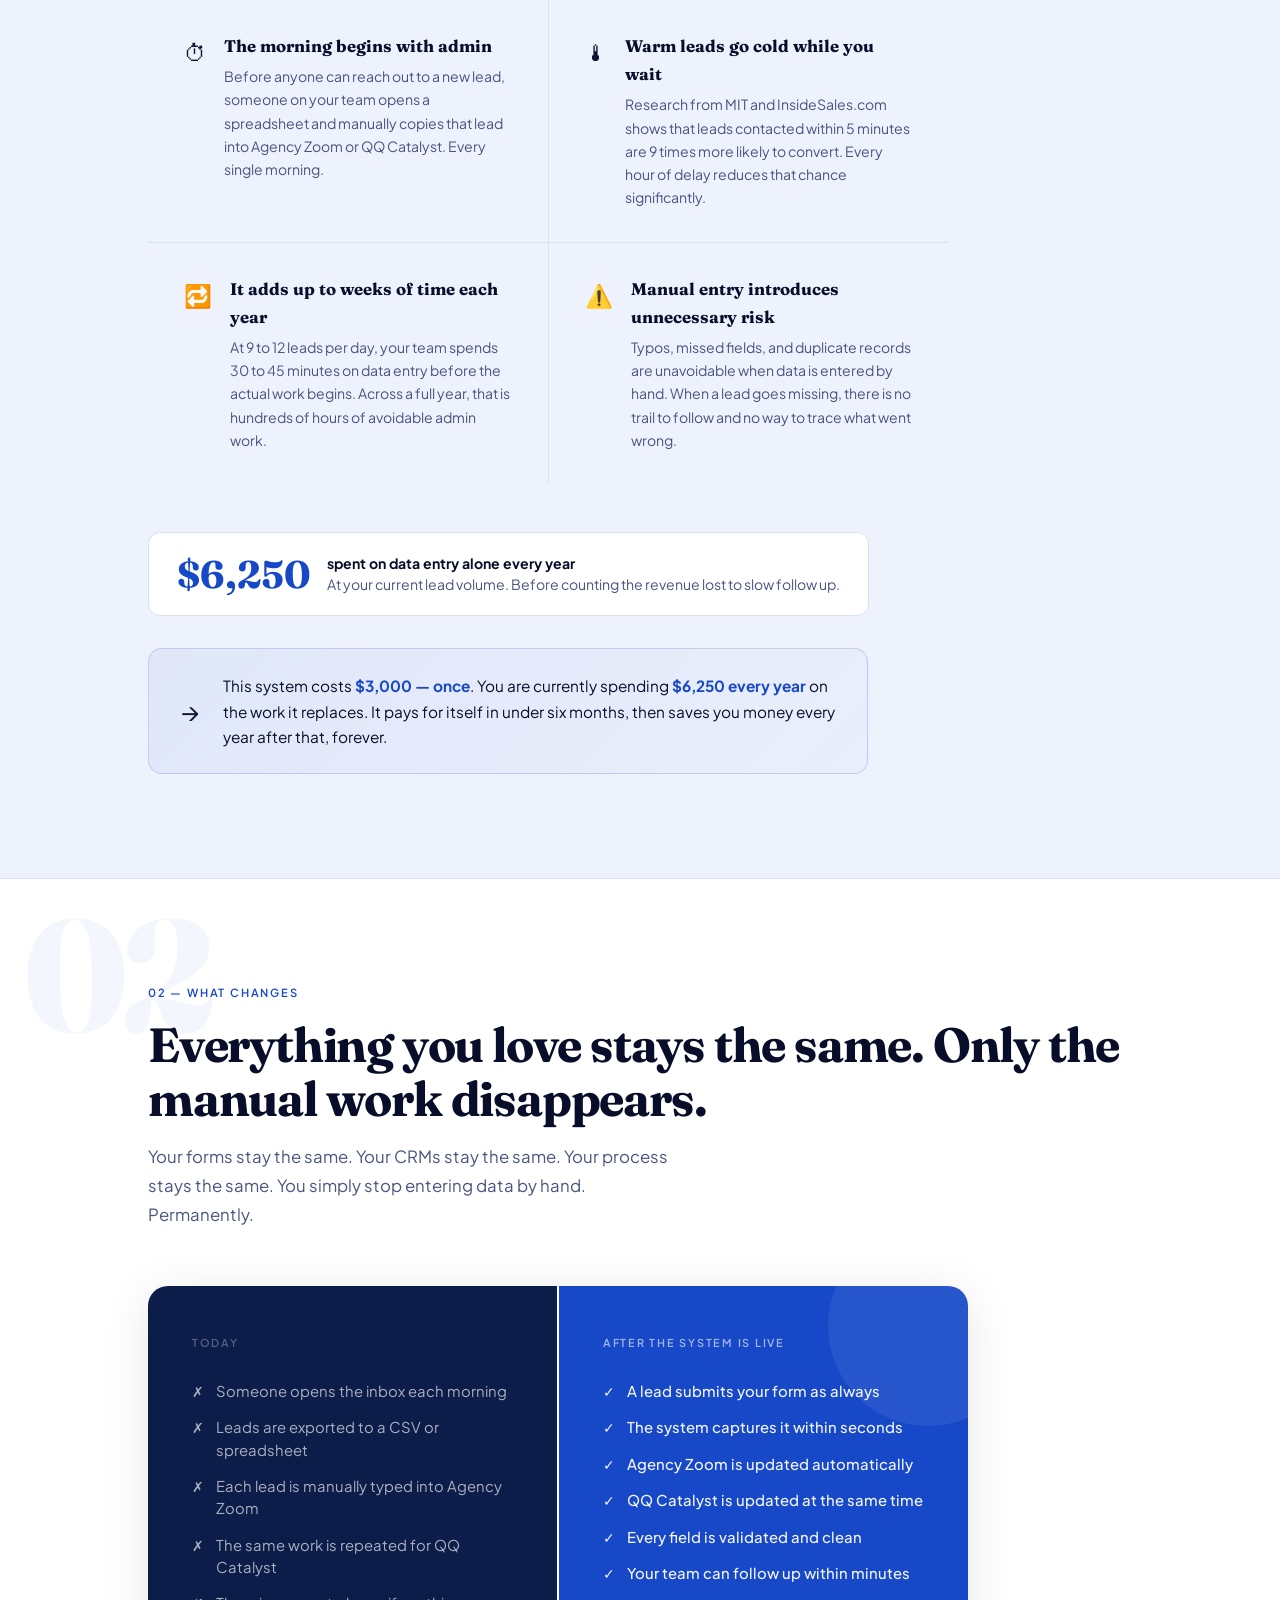
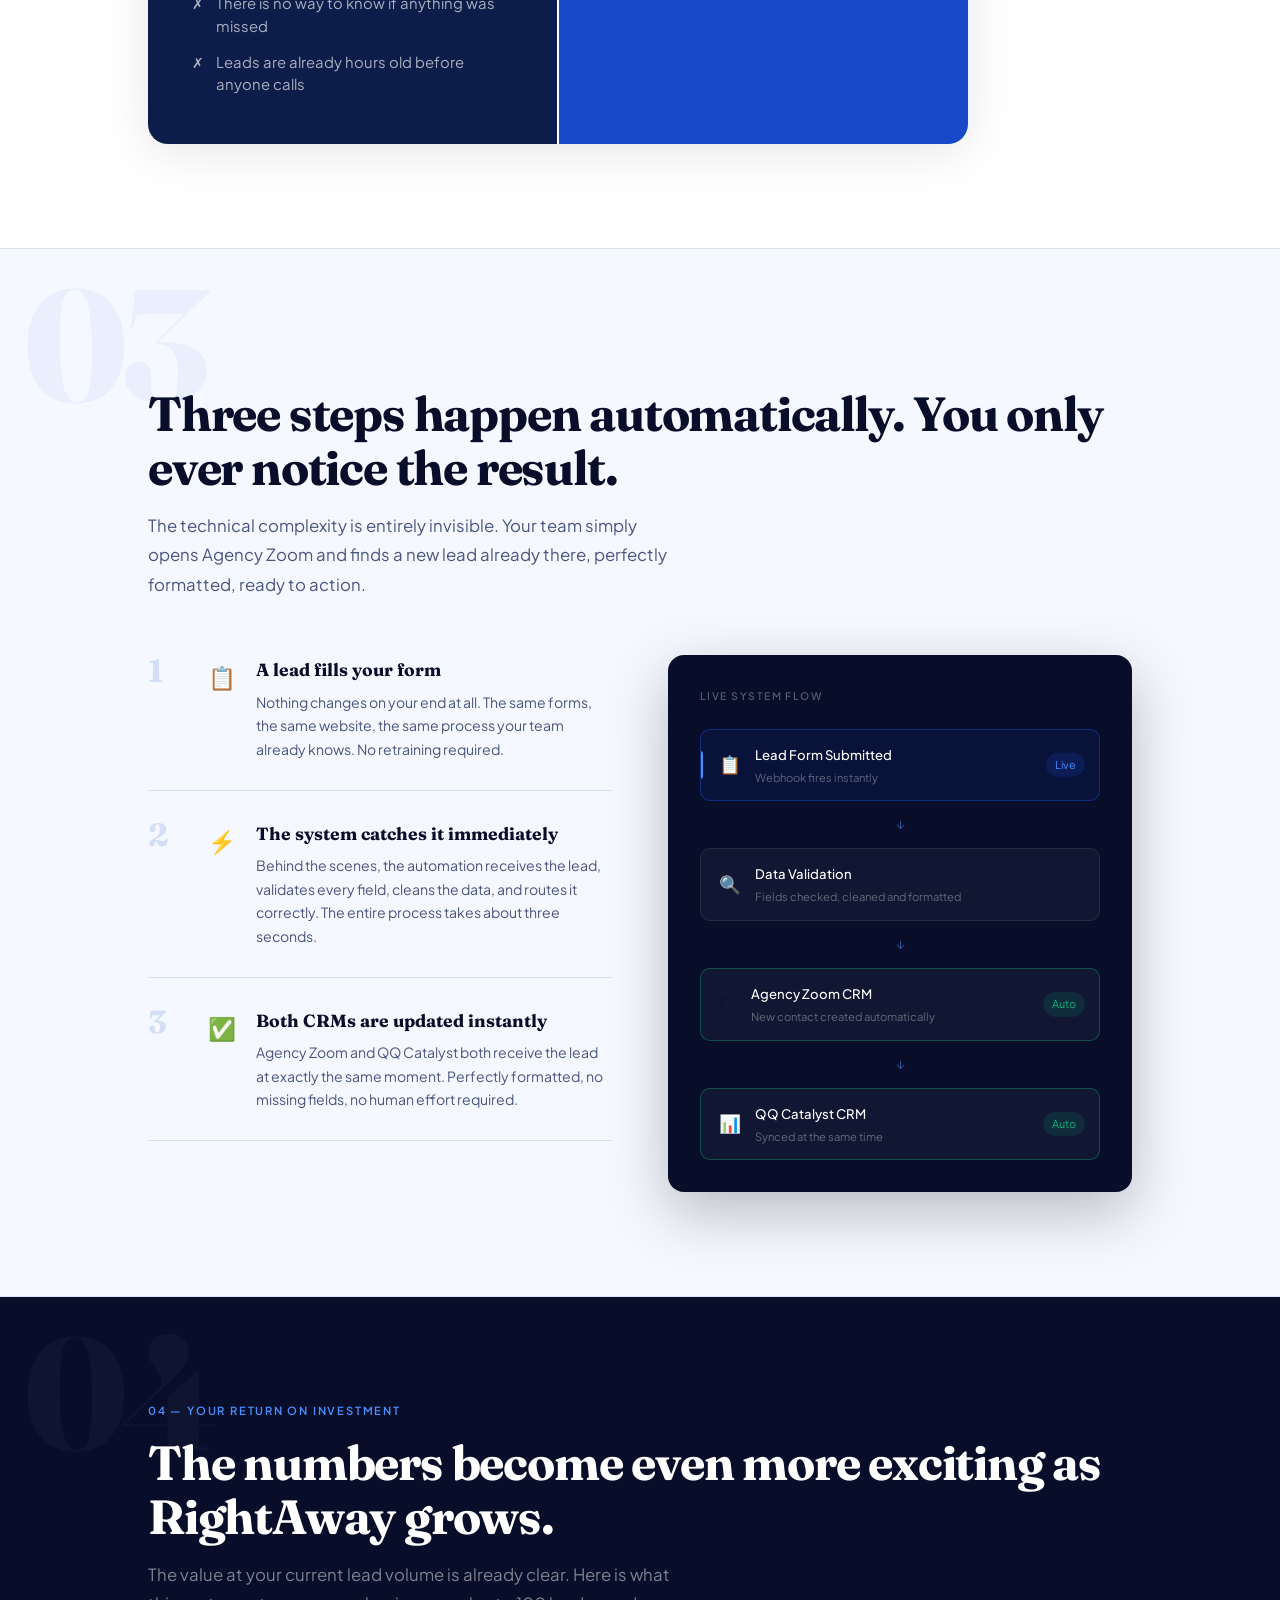
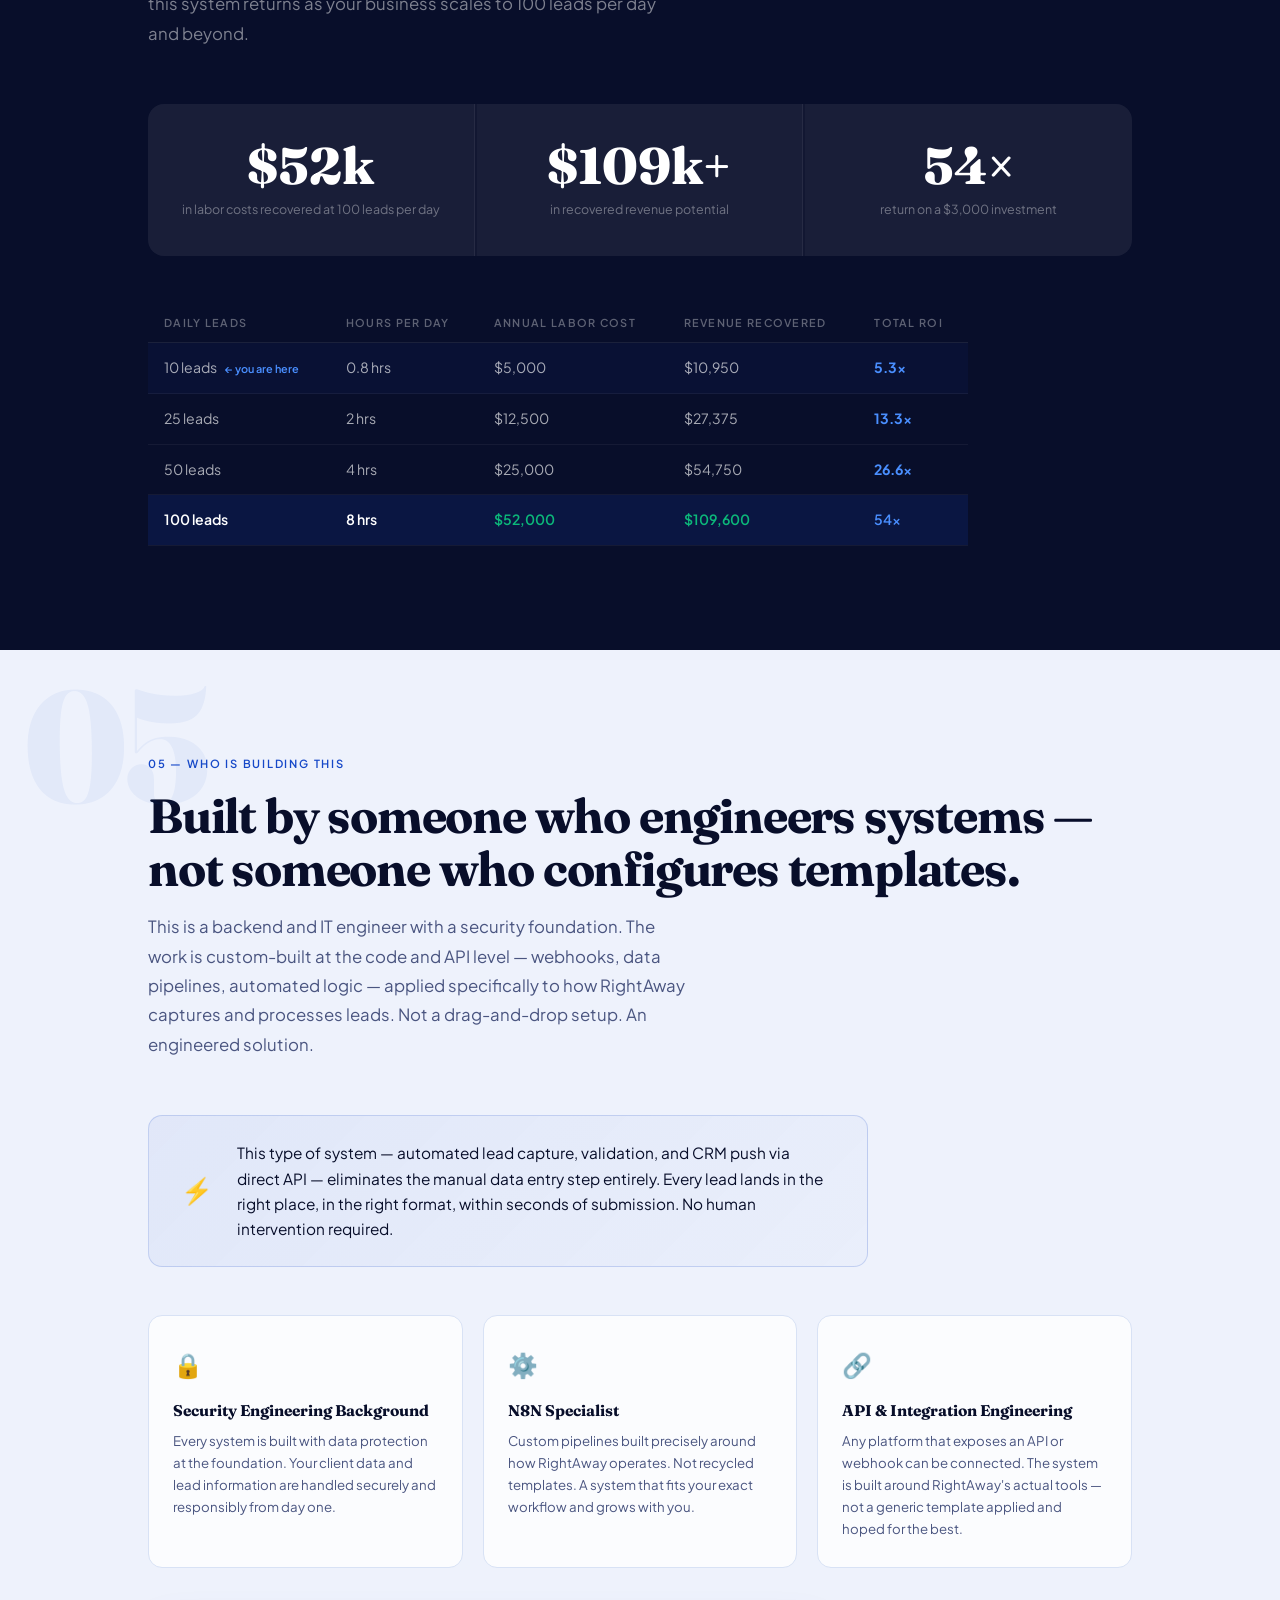
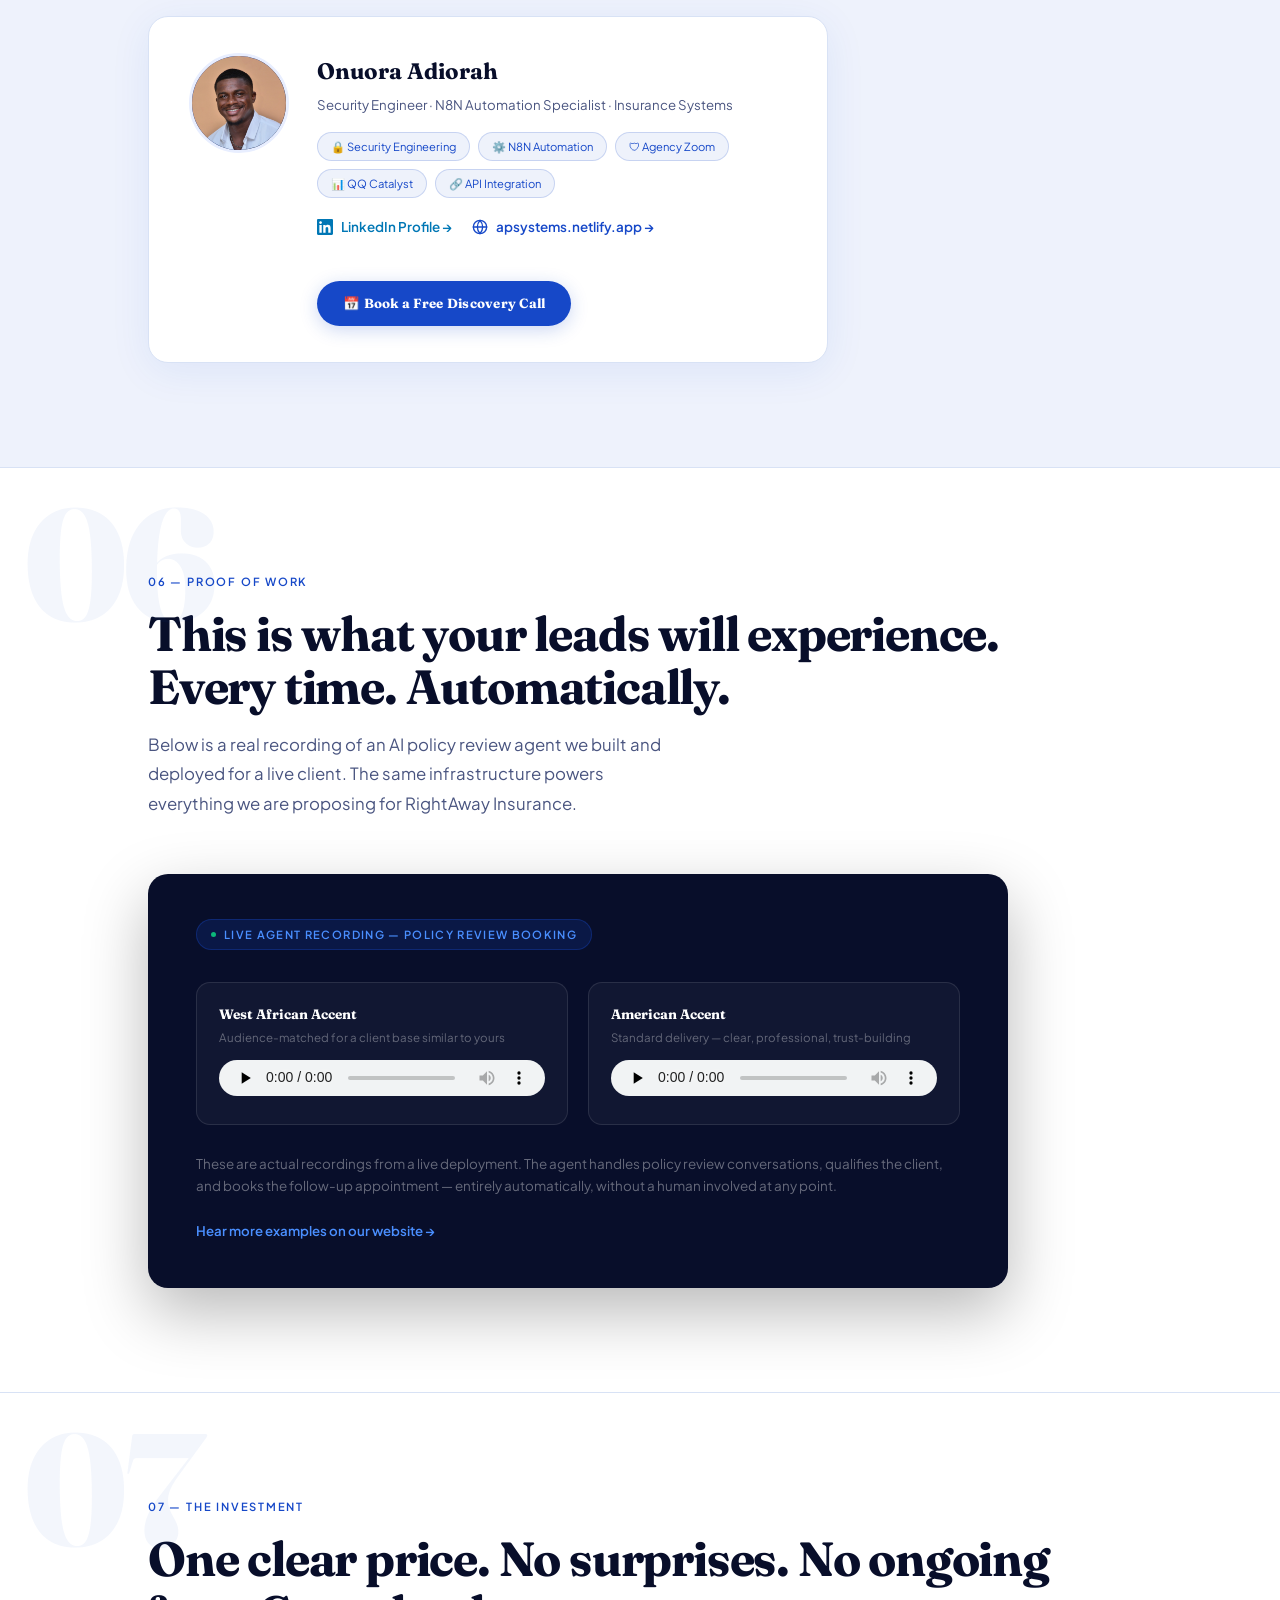
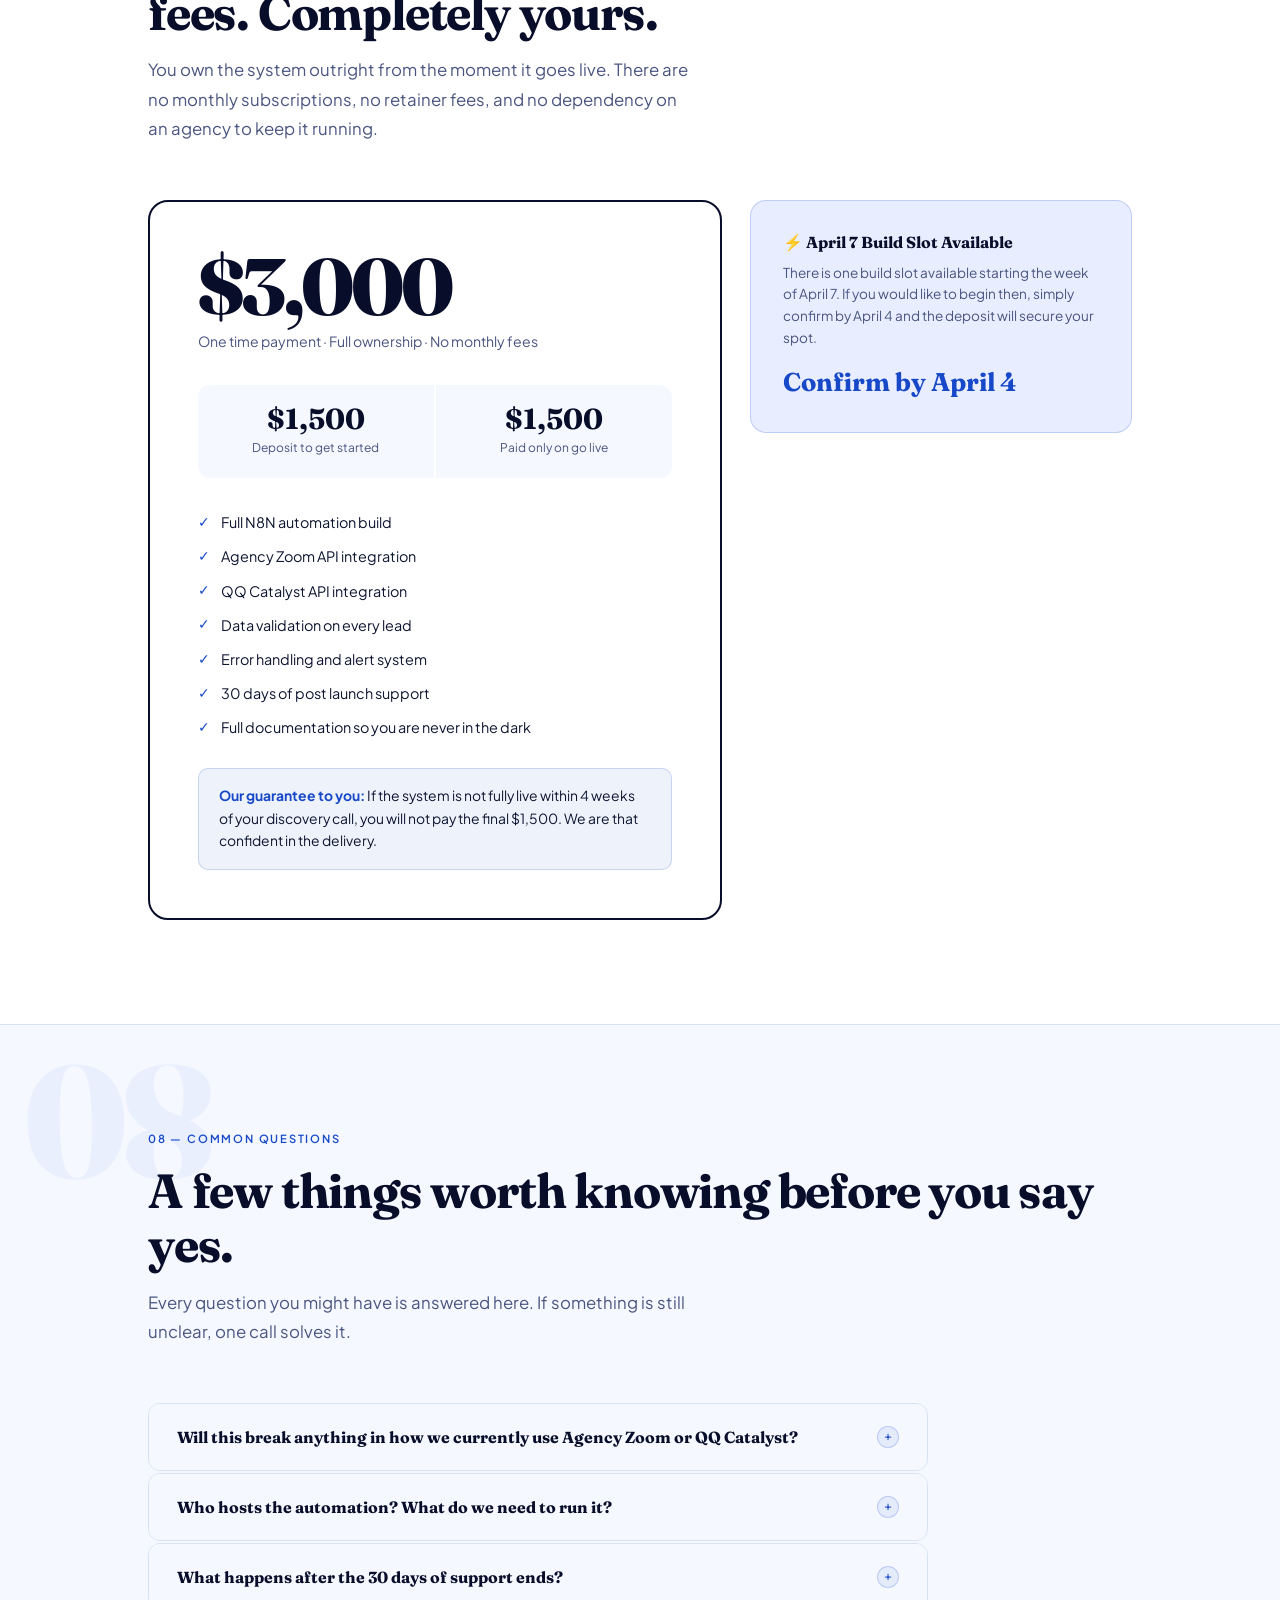
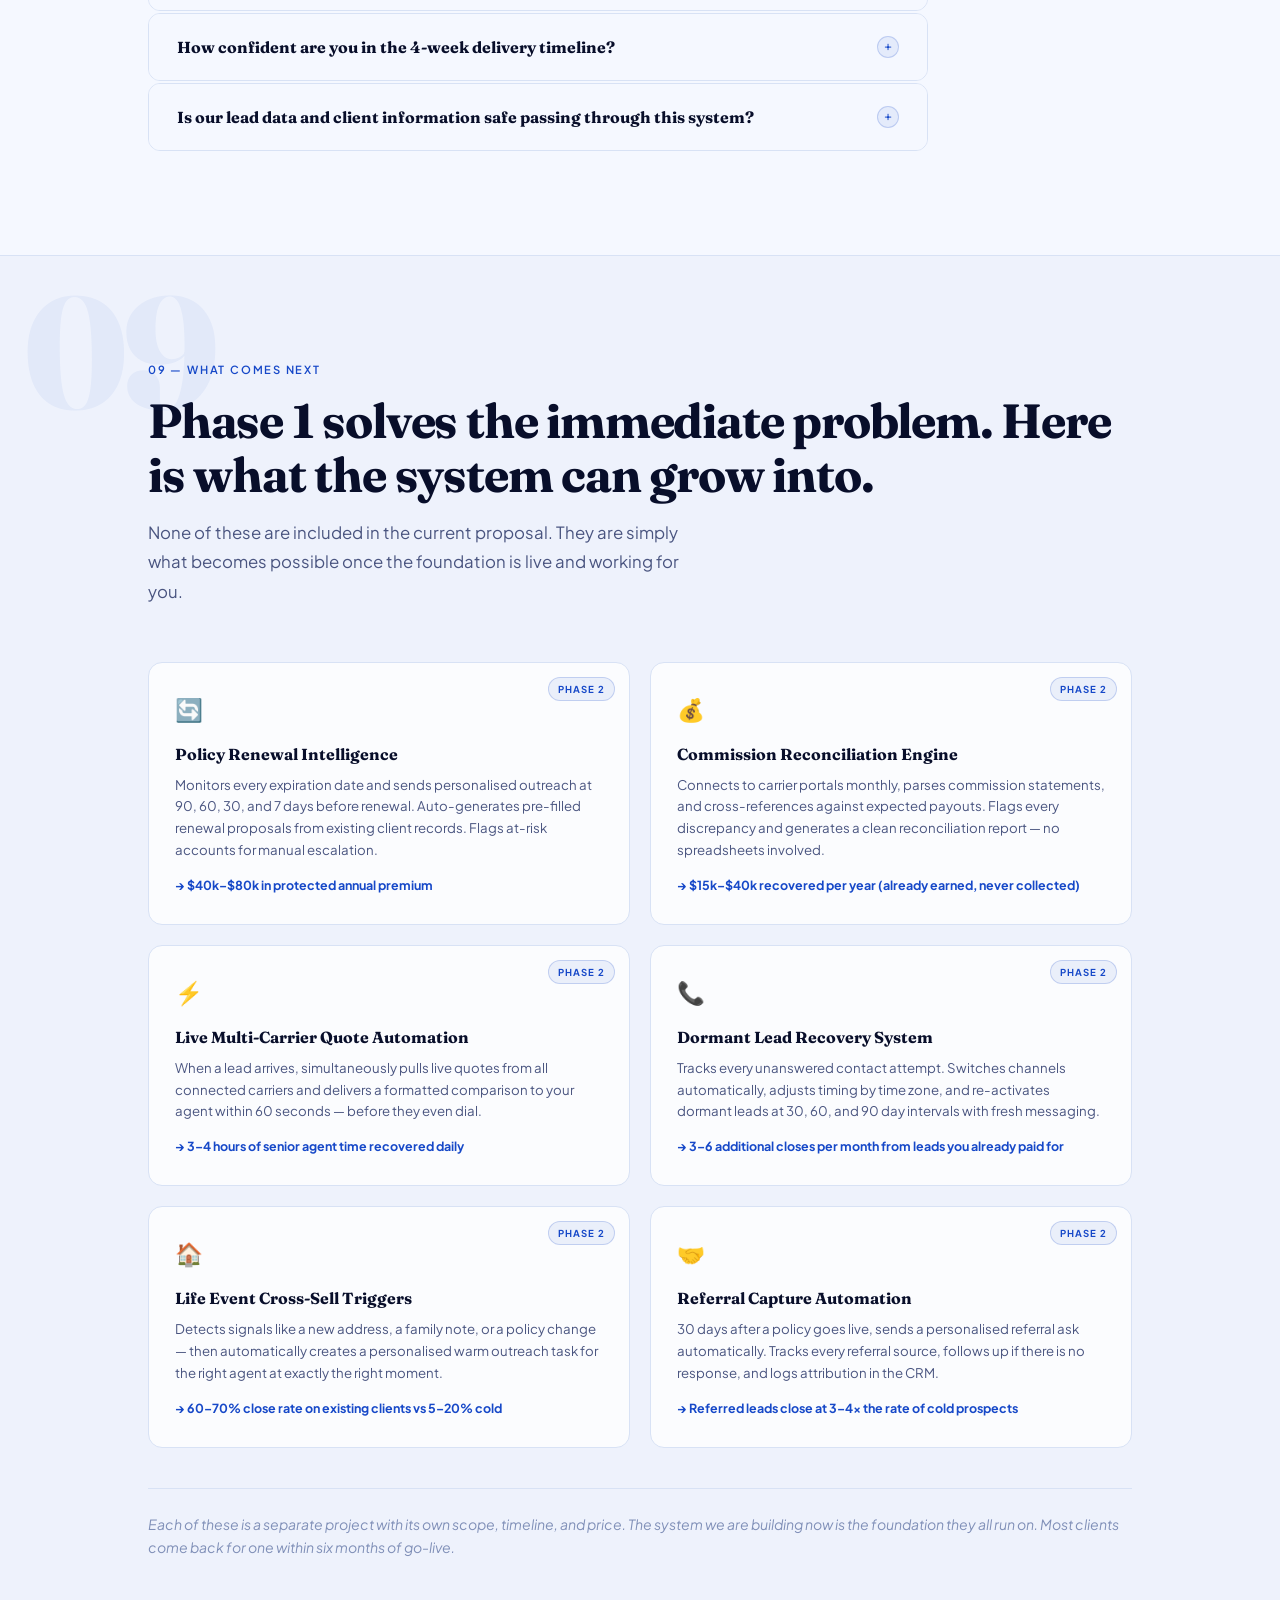
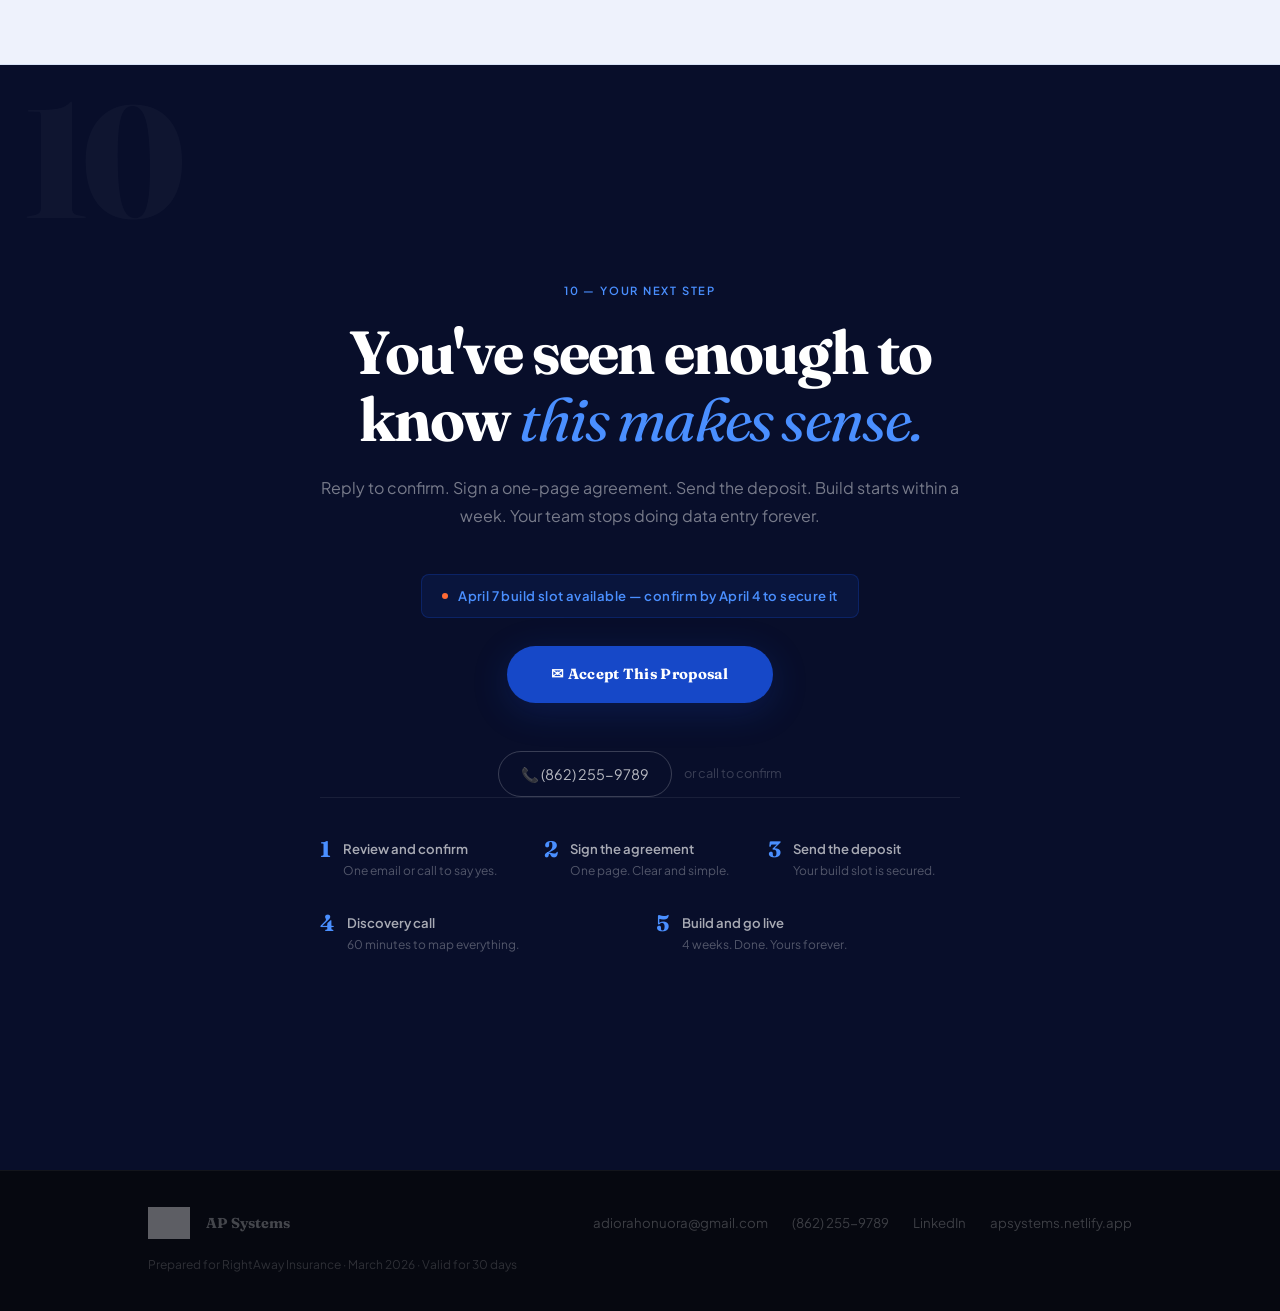
<file: APsystems/index.html>
<!DOCTYPE html>
<html lang="en">
<head>
  <meta charset="UTF-8" />
  <meta name="viewport" content="width=device-width, initial-scale=1.0" />
  <title>A Proposal for RightAway Insurance — AP Systems</title>
  <link rel="preconnect" href="https://fonts.googleapis.com" />
  <link rel="preconnect" href="https://fonts.gstatic.com" crossorigin />
  <link href="https://fonts.googleapis.com/css2?family=Fraunces:ital,opsz,wght@0,9..144,300;0,9..144,400;0,9..144,700;0,9..144,800;1,9..144,400;1,9..144,700&family=Plus+Jakarta+Sans:wght@300;400;500;600&display=swap" rel="stylesheet" />
  <style>
    *, *::before, *::after { box-sizing: border-box; margin: 0; padding: 0; }

    :root {
      --blue:        #1648C8;
      --blue-dark:   #0f36a0;
      --blue-deep:   #080e2a;
      --blue-mid:    #0d1d4a;
      --blue-soft:   rgba(22,72,200,0.07);
      --blue-glow:   rgba(22,72,200,0.22);
      --blue-light:  #e8eeff;
      --blue-accent: #4a8fff;
      --white:       #ffffff;
      --off:         #f5f8ff;
      --cool:        #eef2fc;
      --black:       #060810;
      --text:        #0d1530;
      --sub:         #4a5580;
      --muted:       #8090b8;
      --border:      #d8e2f5;
      --green:       #0cb87a;
    }

    html { scroll-behavior: smooth; }

    body {
      font-family: 'Plus Jakarta Sans', sans-serif;
      background: var(--white);
      color: var(--text);
      line-height: 1.68;
      overflow-x: hidden;
    }

    h1,h2,h3,h4 { font-family: 'Fraunces', serif; }
    .wrap { max-width: 1080px; margin: 0 auto; padding: 0 48px; }

    /* REVEAL */
    .sr { opacity: 0; transform: translateY(20px); transition: opacity 0.7s cubic-bezier(.16,1,.3,1), transform 0.7s cubic-bezier(.16,1,.3,1); }
    .sr.d1{transition-delay:.08s}.sr.d2{transition-delay:.16s}.sr.d3{transition-delay:.24s}
    .sr.d4{transition-delay:.32s}.sr.d5{transition-delay:.4s}.sr.d6{transition-delay:.48s}
    .sr.in { opacity: 1; transform: none; }

    /* ── NAV ── */
    nav {
      position: fixed; top: 0; left: 0; right: 0; z-index: 300;
      height: 68px; display: flex; align-items: center; justify-content: space-between;
      padding: 0 48px;
      background: rgba(255,255,255,0.97);
      border-bottom: 1px solid var(--border);
      backdrop-filter: blur(16px);
    }
    .nav-left { display: flex; align-items: center; gap: 20px; }
    .nav-logo { height: 44px; width: auto; object-fit: contain; }
    .nav-divider { width: 1px; height: 28px; background: var(--border); }
    .nav-brand {
      font-family: 'Fraunces', serif;
      font-size: 0.88rem; font-weight: 700; color: var(--blue-mid);
      letter-spacing: -0.01em;
    }
    .nav-brand span { color: var(--blue); }
    .nav-cta {
      display: inline-flex; align-items: center; gap: 8px;
      background: var(--blue); color: #fff;
      padding: 10px 26px; border-radius: 50px;
      font-family: 'Fraunces', serif;
      font-size: 0.82rem; font-weight: 700;
      text-decoration: none; letter-spacing: 0.02em;
      box-shadow: 0 4px 20px var(--blue-glow);
      transition: background 0.2s, transform 0.18s, box-shadow 0.2s;
    }
    .nav-cta:hover { background: var(--blue-dark); transform: translateY(-1px); box-shadow: 0 8px 28px var(--blue-glow); }

    /* PROGRESS DOTS */
    .progress-dots {
      position: fixed; right: 28px; top: 50%; transform: translateY(-50%);
      z-index: 200; display: flex; flex-direction: column; gap: 10px;
    }
    .pd {
      width: 7px; height: 7px; border-radius: 50%;
      background: rgba(22,72,200,0.18);
      transition: background 0.3s, transform 0.3s; cursor: pointer;
      position: relative;
    }
    .pd::after {
      content: attr(data-label);
      position: absolute; right: 18px; top: 50%; transform: translateY(-50%);
      background: var(--blue-deep); color: #fff;
      font-size: 0.68rem; font-weight: 600; letter-spacing: 0.04em;
      white-space: nowrap; padding: 4px 10px; border-radius: 6px;
      opacity: 0; pointer-events: none;
      transition: opacity 0.18s;
    }
    .pd:hover::after { opacity: 1; }
    .pd.active { background: var(--blue); transform: scale(1.5); }
    @media (max-width: 900px) { .progress-dots { display: none; } }

    /* FAQ */
    .faq-list { display: flex; flex-direction: column; gap: 2px; max-width: 780px; }
    .faq-item {
      border: 1px solid var(--border); border-radius: 12px; overflow: hidden;
      transition: border-color 0.2s;
    }
    .faq-item.open { border-color: rgba(22,72,200,0.3); }
    .faq-q {
      width: 100%; background: var(--white); border: none; cursor: pointer;
      display: flex; align-items: center; justify-content: space-between;
      gap: 20px; padding: 22px 28px;
      font-family: 'Fraunces', serif; font-size: 1rem; font-weight: 700;
      color: var(--blue-deep); text-align: left; transition: background 0.2s;
    }
    .section-off .faq-q { background: var(--off); }
    .faq-item.open .faq-q { background: var(--blue-soft); }
    .faq-icon {
      flex-shrink: 0; width: 22px; height: 22px; border-radius: 50%;
      background: var(--blue-soft); border: 1px solid rgba(22,72,200,0.2);
      display: flex; align-items: center; justify-content: center;
      font-size: 0.9rem; color: var(--blue); transition: transform 0.25s, background 0.2s;
      font-style: normal;
    }
    .faq-item.open .faq-icon { transform: rotate(45deg); background: var(--blue); color: #fff; }
    .faq-a {
      max-height: 0; overflow: hidden;
      transition: max-height 0.35s cubic-bezier(.16,1,.3,1), padding 0.25s;
      padding: 0 28px; font-size: 0.92rem; color: var(--sub); line-height: 1.78;
    }
    .faq-item.open .faq-a { max-height: 220px; padding: 0 28px 22px; }

    /* BRIDGE CALLOUT */
    .bridge-callout {
      display: flex; align-items: center; gap: 24px;
      background: linear-gradient(135deg, rgba(22,72,200,0.06) 0%, rgba(22,72,200,0.02) 100%);
      border: 1px solid rgba(22,72,200,0.18); border-radius: 14px;
      padding: 24px 32px; margin-top: 32px; max-width: 720px;
    }
    .bridge-arrow { font-size: 1.6rem; flex-shrink: 0; }
    .bridge-text { font-size: 0.96rem; color: var(--blue-deep); line-height: 1.65; }
    .bridge-text strong { color: var(--blue); }

    /* URGENCY REPEAT (in CTA section) */
    .cta-urgency {
      display: inline-flex; align-items: center; gap: 10px;
      background: rgba(22,72,200,0.12); border: 1px solid rgba(22,72,200,0.3);
      border-radius: 8px; padding: 10px 20px; margin-bottom: 28px;
      font-size: 0.82rem; font-weight: 600; color: var(--blue-accent);
      letter-spacing: 0.03em;
    }
    .cta-urgency-dot { width: 6px; height: 6px; background: #ff6b35; border-radius: 50%; animation: blink 1.2s infinite; flex-shrink: 0; }

    /* PHONE CTA */
    .cta-phone-row {
      display: flex; align-items: center; justify-content: center; gap: 12px;
      margin-top: 16px;
    }
    .btn-cta-call {
      display: inline-flex; align-items: center; gap: 8px;
      color: rgba(255,255,255,0.7); font-size: 0.9rem;
      border: 1px solid rgba(255,255,255,0.2); border-radius: 50px;
      padding: 10px 22px; text-decoration: none;
      transition: color 0.2s, border-color 0.2s, background 0.2s;
    }
    .btn-cta-call:hover { color: #fff; border-color: rgba(255,255,255,0.55); background: rgba(255,255,255,0.06); }

    /* ── HERO ── */
    .hero {
      padding-top: 68px;
      min-height: 100vh;
      background: var(--blue-deep);
      display: flex; align-items: center;
      position: relative; overflow: hidden;
    }
    .hero-glow {
      position: absolute; inset: 0; pointer-events: none;
      background:
        radial-gradient(ellipse 60% 70% at 80% 50%, rgba(22,72,200,0.3) 0%, transparent 65%),
        radial-gradient(ellipse 40% 40% at 10% 80%, rgba(74,143,255,0.12) 0%, transparent 60%);
    }
    .hero-grid {
      position: absolute; inset: 0; pointer-events: none;
      background-image:
        linear-gradient(rgba(255,255,255,0.03) 1px, transparent 1px),
        linear-gradient(90deg, rgba(255,255,255,0.03) 1px, transparent 1px);
      background-size: 80px 80px;
      mask-image: radial-gradient(ellipse 90% 80% at 75% 50%, black 20%, transparent 80%);
    }
    .hero-inner {
      position: relative; z-index: 1;
      display: grid; grid-template-columns: 1.1fr 0.9fr; gap: 64px; align-items: center;
      padding: 96px 0;
    }
    .hero-eyebrow {
      display: inline-flex; align-items: center; gap: 8px;
      font-size: 0.72rem; font-weight: 600; letter-spacing: 0.14em;
      text-transform: uppercase; color: rgba(140,180,255,0.9);
      border: 1px solid rgba(100,150,255,0.3); border-radius: 50px;
      padding: 5px 14px; margin-bottom: 28px;
    }
    .eyebrow-dot { width: 5px; height: 5px; background: var(--blue-accent); border-radius: 50%; animation: blink 1.5s infinite; }
    @keyframes blink { 0%,100%{opacity:1}50%{opacity:0.15} }

    .hero-h1 {
      font-size: clamp(2.8rem, 4.8vw, 4rem);
      font-weight: 700; line-height: 1.08; letter-spacing: -0.03em;
      color: #fff; margin-bottom: 24px;
    }
    .hero-h1 em { color: var(--blue-accent); font-style: italic; font-weight: 400; }
    .hero-h1 .light { font-weight: 300; opacity: 0.6; display: block; margin-top: 6px; font-size: 0.68em; letter-spacing: 0; }

    .hero-sub { font-size: 1rem; color: rgba(255,255,255,0.55); line-height: 1.78; margin-bottom: 40px; max-width: 480px; }

    .hero-cta-row { display: flex; align-items: center; gap: 20px; margin-bottom: 48px; }
    .btn-hero {
      display: inline-flex; align-items: center; gap: 10px;
      background: var(--blue); color: #fff;
      padding: 14px 36px; border-radius: 50px;
      font-family: 'Fraunces', serif; font-weight: 700; font-size: 0.88rem;
      text-decoration: none; letter-spacing: 0.02em;
      box-shadow: 0 8px 32px var(--blue-glow);
      transition: background 0.2s, transform 0.18s, box-shadow 0.2s;
    }
    .btn-hero:hover { background: var(--blue-dark); transform: translateY(-2px); box-shadow: 0 14px 44px rgba(22,72,200,0.35); }
    .btn-down { color: rgba(255,255,255,0.4); font-size: 0.86rem; text-decoration: none; transition: color 0.2s; }
    .btn-down:hover { color: rgba(255,255,255,0.75); }

    .hero-trio {
      display: flex; gap: 0;
      border-top: 1px solid rgba(255,255,255,0.08); padding-top: 36px;
    }
    .hero-trio-item { flex: 1; }
    .hero-trio-item:not(:last-child) { border-right: 1px solid rgba(255,255,255,0.08); padding-right: 32px; margin-right: 32px; }
    .trio-big { font-family: 'Fraunces', serif; font-size: 2.6rem; font-weight: 700; color: #fff; line-height: 1; margin-bottom: 5px; }
    .trio-big span { color: var(--blue-accent); font-size: 1.5rem; }
    .trio-lbl { font-size: 0.78rem; color: rgba(255,255,255,0.4); }

    /* HERO PHOTO */
    .hero-photo-wrap { position: relative; }
    .hero-photo {
      width: 100%; aspect-ratio: 4/5;
      border-radius: 20px; overflow: hidden;
      box-shadow: 0 40px 80px rgba(0,0,0,0.5); position: relative;
    }
    .hero-photo img { width: 100%; height: 100%; object-fit: cover; object-position: center top; }
    .hero-photo-overlay {
      position: absolute; inset: 0;
      background: linear-gradient(to top, rgba(8,14,42,0.75) 0%, transparent 55%);
    }
    .hero-photo-caption {
      position: absolute; bottom: 20px; left: 20px; right: 20px;
      font-size: 0.8rem; color: rgba(255,255,255,0.7); line-height: 1.4;
    }
    .hero-photo-caption strong { color: #fff; display: block; font-weight: 600; font-family: 'Fraunces', serif; font-size: 1rem; }
    .hero-float-tag {
      position: absolute; top: -14px; left: -14px;
      background: var(--blue); color: #fff;
      font-family: 'Fraunces', serif; font-size: 0.82rem; font-weight: 700;
      padding: 8px 18px; border-radius: 50px;
      box-shadow: 0 8px 24px var(--blue-glow); white-space: nowrap;
    }

    /* ── SECTIONS ── */
    .section { padding: 104px 0; position: relative; border-bottom: 1px solid var(--border); }
    .section-cool  { background: var(--cool); }
    .section-white { background: var(--white); }
    .section-off   { background: var(--off); }
    .section-dark  { background: var(--blue-deep); border-bottom: none; }

    .sec-num {
      font-family: 'Fraunces', serif; font-size: 10rem; font-weight: 800;
      line-height: 0.8; color: rgba(22,72,200,0.05);
      position: absolute; top: 32px; left: 24px;
      user-select: none; pointer-events: none; letter-spacing: -0.04em;
    }
    .section-dark .sec-num { color: rgba(255,255,255,0.03); }

    .sec-label {
      font-size: 0.7rem; font-weight: 600; letter-spacing: 0.16em;
      text-transform: uppercase; color: var(--blue);
      margin-bottom: 16px; display: block;
    }
    .section-dark .sec-label { color: var(--blue-accent); }

    .sec-h {
      font-size: clamp(2.2rem, 3.8vw, 3rem);
      font-weight: 700; letter-spacing: -0.025em; line-height: 1.12;
      color: var(--blue-deep); margin-bottom: 16px;
    }
    .section-dark .sec-h { color: #fff; }

    .sec-sub { font-size: 1.05rem; color: var(--sub); line-height: 1.75; max-width: 540px; margin-bottom: 56px; }
    .section-dark .sec-sub { color: rgba(255,255,255,0.48); }

    /* ── PAIN ── */
    .pain-grid {
      display: grid; grid-template-columns: 1fr 1fr; gap: 1px;
      background: var(--border); border-radius: 16px; overflow: hidden;
      max-width: 800px; margin-bottom: 48px;
    }
    .pain-cell {
      background: var(--white); padding: 32px 36px;
      display: flex; gap: 18px; align-items: flex-start;
    }
    .section-cool .pain-cell { background: var(--cool); }
    .pain-ico  { font-size: 1.4rem; flex-shrink: 0; margin-top: 2px; }
    .pain-title { font-family: 'Fraunces', serif; font-size: 1.05rem; font-weight: 700; color: var(--blue-deep); margin-bottom: 5px; }
    .pain-body  { font-size: 0.88rem; color: var(--sub); line-height: 1.65; }

    .cost-pill {
      display: inline-flex; align-items: center; gap: 16px;
      border: 1px solid var(--border); border-radius: 12px; padding: 20px 28px;
      background: var(--white);
    }
    .cost-pill-num { font-family: 'Fraunces', serif; font-size: 2.4rem; font-weight: 700; color: var(--blue); line-height: 1; }
    .cost-pill-text { font-size: 0.88rem; color: var(--sub); line-height: 1.5; }
    .cost-pill-text strong { color: var(--blue-deep); display: block; }

    /* ── SHIFT ── */
    .shift-grid {
      display: grid; grid-template-columns: 1fr 1fr; gap: 2px;
      border-radius: 20px; overflow: hidden;
      box-shadow: 0 8px 48px rgba(0,0,0,0.1); max-width: 820px;
    }
    .shift-before { background: var(--blue-mid); padding: 48px 44px; }
    .shift-after  { background: var(--blue); padding: 48px 44px; position: relative; overflow: hidden; }
    .shift-after::before {
      content: ''; position: absolute; top: -60px; right: -60px;
      width: 200px; height: 200px; border-radius: 50%;
      background: rgba(255,255,255,0.07);
    }
    .shift-lbl { font-size: 0.68rem; font-weight: 600; letter-spacing: 0.16em; text-transform: uppercase; margin-bottom: 28px; }
    .shift-before .shift-lbl { color: rgba(255,255,255,0.3); }
    .shift-after  .shift-lbl { color: rgba(255,255,255,0.6); }
    .shift-list { list-style: none; display: flex; flex-direction: column; gap: 14px; }
    .shift-list li { display: flex; align-items: flex-start; gap: 12px; font-size: 0.93rem; line-height: 1.5; }
    .shift-before .shift-list li { color: rgba(255,255,255,0.65); }
    .shift-after  .shift-list li { color: rgba(255,255,255,0.95); font-weight: 500; }
    .si { flex-shrink: 0; margin-top: 2px; font-size: 0.85rem; }

    /* ── STEPS ── */
    .steps-layout { display: grid; grid-template-columns: 1fr 1fr; gap: 56px; align-items: start; }
    .step-list { display: flex; flex-direction: column; gap: 0; }
    .step-item { display: flex; gap: 20px; padding: 28px 0; border-bottom: 1px solid var(--border); }
    .step-item:first-child { padding-top: 0; }
    .step-n {
      font-family: 'Fraunces', serif; font-size: 2rem; font-weight: 700;
      color: rgba(22,72,200,0.15); line-height: 1; flex-shrink: 0; width: 40px;
      transition: color 0.3s;
    }
    .step-item:hover .step-n { color: var(--blue); }
    .step-ico { font-size: 1.4rem; flex-shrink: 0; margin-top: 4px; }
    .step-title { font-family: 'Fraunces', serif; font-size: 1.1rem; font-weight: 700; color: var(--blue-deep); margin-bottom: 6px; }
    .step-body  { font-size: 0.88rem; color: var(--sub); line-height: 1.68; }

    /* PIPELINE VISUAL */
    .pipeline-visual { background: var(--blue-deep); border-radius: 16px; padding: 32px; box-shadow: 0 20px 60px rgba(0,0,0,0.25); }
    .pv-label { font-size: 0.65rem; font-weight: 600; letter-spacing: 0.14em; text-transform: uppercase; color: rgba(255,255,255,0.3); margin-bottom: 24px; }
    .pv-flow  { display: flex; flex-direction: column; gap: 10px; }
    .pv-node {
      display: flex; align-items: center; gap: 14px;
      background: rgba(255,255,255,0.04); border: 1px solid rgba(255,255,255,0.08);
      border-radius: 10px; padding: 14px 18px; position: relative; overflow: hidden;
    }
    .pv-node.active { border-color: rgba(22,72,200,0.5); background: rgba(22,72,200,0.1); }
    .pv-node.done   { border-color: rgba(12,184,122,0.35); }
    .pv-node-ico  { font-size: 1.1rem; flex-shrink: 0; }
    .pv-node-text { font-size: 0.82rem; font-weight: 500; color: #fff; }
    .pv-node-sub  { font-size: 0.7rem; color: rgba(255,255,255,0.35); margin-top: 2px; }
    .pv-arrow { text-align: center; color: var(--blue-accent); font-size: 0.85rem; opacity: 0.5; margin: 2px 0; }
    .pv-status {
      position: absolute; right: 14px; top: 50%; transform: translateY(-50%);
      font-size: 0.68rem; padding: 3px 9px; border-radius: 20px;
    }
    .pv-node.active .pv-status { background: rgba(22,72,200,0.18); color: var(--blue-accent); }
    .pv-node.done   .pv-status { background: rgba(12,184,122,0.12); color: #0cb87a; }
    .pv-ping {
      position: absolute; left: -1px; top: 50%; transform: translateY(-50%);
      width: 3px; height: 28px; background: var(--blue-accent);
      border-radius: 0 4px 4px 0;
      animation: ping 2s ease-in-out infinite;
    }
    @keyframes ping { 0%,100%{opacity:0;transform:translateY(-50%) scaleY(0.4)}50%{opacity:1;transform:translateY(-50%) scaleY(1)} }

    /* ── ROI ── */
    .roi-counters {
      display: grid; grid-template-columns: repeat(3, 1fr); gap: 2px;
      background: rgba(255,255,255,0.04); border-radius: 16px; overflow: hidden; margin-bottom: 48px;
    }
    .roi-counter { padding: 36px 32px; background: rgba(255,255,255,0.03); text-align: center; border-right: 1px solid rgba(255,255,255,0.06); }
    .roi-counter:last-child { border-right: none; }
    .roi-num { font-family: 'Fraunces', serif; font-size: 3.2rem; font-weight: 800; color: #fff; line-height: 1; margin-bottom: 8px; }
    .roi-num span { color: var(--blue-accent); font-size: 1.8rem; }
    .roi-lbl { font-size: 0.78rem; color: rgba(255,255,255,0.38); }

    .roi-table { width: 100%; border-collapse: collapse; max-width: 820px; font-size: 0.88rem; }
    .roi-table thead th {
      text-align: left; padding: 10px 16px;
      font-size: 0.68rem; font-weight: 600; letter-spacing: 0.12em;
      text-transform: uppercase; color: rgba(255,255,255,0.35);
      border-bottom: 1px solid rgba(255,255,255,0.08);
    }
    .roi-table tbody td { padding: 13px 16px; color: rgba(255,255,255,0.65); border-bottom: 1px solid rgba(255,255,255,0.05); }
    .roi-table tbody tr:hover td { background: rgba(255,255,255,0.03); }
    .roi-table .highlight td { color: #fff; font-weight: 600; background: rgba(22,72,200,0.15); }
    .roi-table .col-accent { color: var(--blue-accent) !important; font-weight: 700; }
    .roi-table .col-green  { color: #0cb87a !important; font-weight: 600; }

    /* ── TRUST ── */
    .cred-grid { display: grid; grid-template-columns: 1fr 1fr 1fr; gap: 20px; margin-bottom: 48px; }
    .cred-card {
      padding: 28px 24px; background: var(--white); border: 1px solid var(--border);
      border-radius: 14px; transition: transform 0.2s, box-shadow 0.2s;
    }
    .section-cool .cred-card { background: rgba(255,255,255,0.75); }
    .cred-card:hover { transform: translateY(-3px); box-shadow: 0 12px 40px rgba(0,0,0,0.08); }
    .cred-icon  { font-size: 1.5rem; margin-bottom: 14px; }
    .cred-title { font-family: 'Fraunces', serif; font-size: 0.97rem; font-weight: 700; color: var(--blue-deep); margin-bottom: 6px; }
    .cred-body  { font-size: 0.83rem; color: var(--sub); line-height: 1.65; }

    /* PROFILE CARD */
    .profile-card {
      display: flex; align-items: flex-start; gap: 28px;
      padding: 36px 40px; background: var(--white); border: 1px solid var(--border);
      border-radius: 20px; max-width: 680px;
      box-shadow: 0 8px 40px rgba(22,72,200,0.08);
    }
    .profile-photo {
      width: 100px; height: 100px; border-radius: 50%; flex-shrink: 0;
      overflow: hidden; border: 3px solid var(--blue-light);
      background: linear-gradient(135deg, var(--blue) 0%, var(--blue-deep) 100%);
      display: flex; align-items: center; justify-content: center;
    }
    .profile-photo img { width: 100%; height: 100%; object-fit: cover; object-position: center top; }
    .profile-initials { display: none; }
    .btn-calendly {
      display: inline-flex; align-items: center; gap: 8px;
      background: var(--blue); color: #fff;
      padding: 11px 26px; border-radius: 50px;
      font-family: 'Fraunces', serif; font-size: 0.83rem; font-weight: 700;
      text-decoration: none; letter-spacing: 0.02em;
      box-shadow: 0 4px 18px var(--blue-glow);
      transition: background 0.2s, transform 0.15s, box-shadow 0.2s;
      margin-top: 16px;
    }
    .btn-calendly:hover { background: var(--blue-dark); transform: translateY(-1px); box-shadow: 0 8px 24px var(--blue-glow); }
    .profile-name  { font-family: 'Fraunces', serif; font-size: 1.4rem; font-weight: 700; color: var(--blue-deep); margin-bottom: 3px; }
    .profile-title { font-size: 0.83rem; color: var(--sub); margin-bottom: 16px; }
    .profile-chips { display: flex; flex-wrap: wrap; gap: 8px; margin-bottom: 18px; }
    .chip {
      font-size: 0.7rem; padding: 4px 13px;
      background: var(--blue-soft); border: 1px solid rgba(22,72,200,0.18);
      border-radius: 20px; color: var(--blue);
    }
    .profile-link {
      display: inline-flex; align-items: center; gap: 8px;
      font-size: 0.84rem; color: #0077b5;
      text-decoration: none; font-weight: 600;
    }
    .profile-link:hover { text-decoration: underline; }

    /* ── PROOF OF WORK ── */
    .proof-card {
      background: var(--blue-deep); border-radius: 20px;
      padding: 44px 48px; max-width: 860px;
      box-shadow: 0 24px 64px rgba(0,0,0,0.28);
    }
    .proof-badge {
      display: inline-flex; align-items: center; gap: 8px;
      background: rgba(22,72,200,0.18); border: 1px solid rgba(22,72,200,0.35);
      border-radius: 50px; padding: 5px 14px; margin-bottom: 32px;
      font-size: 0.7rem; font-weight: 600; letter-spacing: 0.12em;
      text-transform: uppercase; color: var(--blue-accent);
    }
    .proof-badge-dot { width: 5px; height: 5px; background: #0cb87a; border-radius: 50%; animation: blink 1.5s infinite; }
    .proof-players { display: grid; grid-template-columns: 1fr 1fr; gap: 20px; margin-bottom: 28px; }
    .audio-player-wrap {
      background: rgba(255,255,255,0.04); border: 1px solid rgba(255,255,255,0.1);
      border-radius: 14px; padding: 20px 22px;
    }
    .audio-label {
      font-family: 'Fraunces', serif; font-size: 0.85rem; font-weight: 700;
      color: #fff; margin-bottom: 4px;
    }
    .audio-sublabel { font-size: 0.72rem; color: rgba(255,255,255,0.35); margin-bottom: 14px; line-height: 1.4; }
    .audio-player-wrap audio {
      width: 100%; height: 36px;
      accent-color: var(--blue-accent);
      border-radius: 8px;
    }
    .proof-note { font-size: 0.84rem; color: rgba(255,255,255,0.38); line-height: 1.65; margin-bottom: 20px; }
    .proof-link {
      display: inline-flex; align-items: center; gap: 6px;
      font-size: 0.83rem; color: var(--blue-accent); font-weight: 600; text-decoration: none;
      transition: opacity 0.2s;
    }
    .proof-link:hover { opacity: 0.7; }
    @media (max-width: 900px) { .proof-players { grid-template-columns: 1fr; } .proof-card { padding: 28px 24px; } }

    /* ── PHASE 2 ── */
    .phase2-grid { display: grid; grid-template-columns: 1fr 1fr; gap: 20px; margin-bottom: 40px; }
    .phase2-card {
      padding: 28px 26px; background: var(--white); border: 1px solid var(--border);
      border-radius: 14px; position: relative; overflow: hidden;
      transition: transform 0.2s, box-shadow 0.2s;
    }
    .section-cool .phase2-card { background: rgba(255,255,255,0.75); }
    .phase2-card:hover { transform: translateY(-3px); box-shadow: 0 12px 40px rgba(0,0,0,0.08); }
    .phase2-badge {
      position: absolute; top: 14px; right: 14px;
      font-size: 0.6rem; font-weight: 700; letter-spacing: 0.1em; text-transform: uppercase;
      background: var(--blue-soft); border: 1px solid rgba(22,72,200,0.2);
      color: var(--blue); border-radius: 20px; padding: 3px 9px;
    }
    .phase2-icon  { font-size: 1.4rem; margin-bottom: 12px; }
    .phase2-title { font-family: 'Fraunces', serif; font-size: 1rem; font-weight: 700; color: var(--blue-deep); margin-bottom: 6px; padding-right: 48px; }
    .phase2-body  { font-size: 0.83rem; color: var(--sub); line-height: 1.65; margin-bottom: 14px; }
    .phase2-roi   { font-size: 0.78rem; font-weight: 700; color: var(--blue); }
    .phase2-closing { font-size: 0.88rem; color: var(--muted); line-height: 1.7; font-style: italic; border-top: 1px solid var(--border); padding-top: 24px; }
    @media (max-width: 900px) { .phase2-grid { grid-template-columns: 1fr; } }

    /* ── PRICING ── */
    .pricing-grid { display: grid; grid-template-columns: 1.2fr 0.8fr; gap: 28px; align-items: start; }
    .price-card { padding: 48px; border: 2px solid var(--blue-deep); border-radius: 20px; }
    .price-amt {
      font-family: 'Fraunces', serif; font-size: 5rem; font-weight: 800; color: var(--blue-deep);
      line-height: 0.9; letter-spacing: -0.04em; margin-bottom: 8px;
    }
    .price-caption { font-size: 0.88rem; color: var(--sub); margin-bottom: 32px; }
    .price-split { display: grid; grid-template-columns: 1fr 1fr; gap: 2px; border-radius: 12px; overflow: hidden; margin-bottom: 32px; }
    .ps { background: var(--off); padding: 20px 22px; text-align: center; }
    .ps-n { font-family: 'Fraunces', serif; font-size: 1.8rem; font-weight: 700; color: var(--blue-deep); line-height: 1; margin-bottom: 4px; }
    .ps-l { font-size: 0.75rem; color: var(--sub); }

    .incl { list-style: none; margin-bottom: 28px; display: flex; flex-direction: column; gap: 10px; }
    .incl li { display: flex; align-items: center; gap: 11px; font-size: 0.9rem; color: var(--text); }
    .ck { color: var(--blue); font-size: 0.85rem; flex-shrink: 0; }

    .risk-box {
      background: var(--blue-soft); border: 1px solid rgba(22,72,200,0.18);
      border-radius: 10px; padding: 16px 20px;
      font-size: 0.87rem; color: var(--text); line-height: 1.65;
    }
    .risk-box b { color: var(--blue); }

    .urg-box {
      padding: 28px 32px; background: var(--blue-light);
      border: 1px solid rgba(22,72,200,0.2); border-radius: 16px;
    }
    .urg-title { font-family: 'Fraunces', serif; font-size: 1rem; font-weight: 700; color: var(--blue-deep); margin-bottom: 6px; }
    .urg-body  { font-size: 0.85rem; color: var(--sub); line-height: 1.6; }
    .urg-countdown { font-family: 'Fraunces', serif; font-size: 1.6rem; font-weight: 700; color: var(--blue); margin-top: 12px; }

    /* ── CTA ── */
    .cta-inner { text-align: center; max-width: 640px; margin: 0 auto; padding: 112px 0; }
    .cta-eyebrow { font-size: 0.7rem; font-weight: 600; letter-spacing: 0.16em; text-transform: uppercase; color: var(--blue-accent); margin-bottom: 20px; }
    .cta-h {
      font-family: 'Fraunces', serif; font-size: clamp(2.4rem, 5vw, 3.8rem);
      font-weight: 700; line-height: 1.1; letter-spacing: -0.03em;
      color: #fff; margin-bottom: 20px;
    }
    .cta-h em { color: var(--blue-accent); font-style: italic; font-weight: 400; }
    .cta-p { font-size: 1rem; color: rgba(255,255,255,0.45); margin-bottom: 44px; line-height: 1.75; }
    .cta-btns { display: flex; align-items: center; justify-content: center; gap: 20px; flex-wrap: wrap; margin-bottom: 48px; }
    .btn-cta {
      display: inline-flex; align-items: center; gap: 10px;
      background: var(--blue); color: #fff;
      padding: 16px 44px; border-radius: 50px;
      font-family: 'Fraunces', serif; font-size: 0.92rem; font-weight: 700;
      text-decoration: none; letter-spacing: 0.02em;
      box-shadow: 0 8px 36px var(--blue-glow);
      transition: background 0.2s, transform 0.18s, box-shadow 0.2s;
    }
    .btn-cta:hover { background: var(--blue-dark); transform: translateY(-2px); box-shadow: 0 14px 48px rgba(22,72,200,0.4); }
    .btn-cta-phone {
      color: rgba(255,255,255,0.5); font-size: 0.9rem; text-decoration: none;
      border-bottom: 1px solid rgba(255,255,255,0.2); padding-bottom: 2px;
      transition: color 0.2s, border-color 0.2s;
    }
    .btn-cta-phone:hover { color: #fff; border-color: #fff; }

    .cta-steps {
      display: flex; gap: 32px; flex-wrap: wrap; justify-content: center;
      padding-top: 40px; border-top: 1px solid rgba(255,255,255,0.07);
    }
    .cta-step { display: flex; align-items: flex-start; gap: 12px; text-align: left; flex: 1; min-width: 140px; }
    .cs-n { font-family: 'Fraunces', serif; font-size: 1.4rem; font-weight: 700; color: var(--blue-accent); line-height: 1; flex-shrink: 0; }
    .cs-title { font-size: 0.82rem; font-weight: 600; color: rgba(255,255,255,0.65); margin-bottom: 2px; }
    .cs-body  { font-size: 0.75rem; color: rgba(255,255,255,0.3); line-height: 1.5; }

    /* ── FOOTER ── */
    footer { padding: 36px 0; background: var(--black); border-top: 1px solid rgba(255,255,255,0.05); }
    .foot-inner { display: flex; justify-content: space-between; align-items: center; gap: 16px; flex-wrap: wrap; }
    .foot-logo { height: 32px; width: auto; opacity: 0.35; filter: brightness(10); }
    .foot-brand { font-family: 'Fraunces', serif; font-size: 0.9rem; font-weight: 700; color: rgba(255,255,255,0.25); }
    .foot-contact { display: flex; gap: 24px; }
    .foot-link { font-size: 0.83rem; color: rgba(255,255,255,0.22); text-decoration: none; transition: color 0.2s; }
    .foot-link:hover { color: rgba(255,255,255,0.5); }
    .foot-meta { font-size: 0.75rem; color: rgba(255,255,255,0.16); }

    @media (max-width: 900px) {
      .hero-inner    { grid-template-columns: 1fr; }
      .hero-photo-wrap { display: none; }
      .steps-layout  { grid-template-columns: 1fr; }
      .cred-grid     { grid-template-columns: 1fr; }
      .pricing-grid  { grid-template-columns: 1fr; }
      .roi-counters  { grid-template-columns: 1fr; }
      .shift-grid    { grid-template-columns: 1fr; }
      .pain-grid     { grid-template-columns: 1fr; }
      .sec-num       { font-size: 6rem; }
      nav            { padding: 0 20px; }
      .wrap          { padding: 0 24px; }
      .price-card    { padding: 32px 24px; }
      .profile-card  { flex-direction: column; }
    }
  </style>
</head>
<body>

  <!-- PROGRESS DOTS -->
  <div class="progress-dots" id="pdots">
    <div class="pd active" data-sec="hero"             data-label="Overview"></div>
    <div class="pd"        data-sec="problem"          data-label="The Problem"></div>
    <div class="pd"        data-sec="what-changes"     data-label="What Changes"></div>
    <div class="pd"        data-sec="how-it-works"     data-label="How It Works"></div>
    <div class="pd"        data-sec="roi"              data-label="ROI"></div>
    <div class="pd"        data-sec="trust"            data-label="Who Builds It"></div>
    <div class="pd"        data-sec="proof"            data-label="Hear the Agent"></div>
    <div class="pd"        data-sec="pricing"          data-label="Investment"></div>
    <div class="pd"        data-sec="faq"              data-label="FAQ"></div>
    <div class="pd"        data-sec="what-comes-next"  data-label="Phase 2"></div>
    <div class="pd"        data-sec="decision"         data-label="Accept"></div>
  </div>

  <!-- NAV -->
  <nav>
    <div class="nav-left">
      <img src="images/rightaway-logo.png" alt="RightAway Insurance" class="nav-logo" />
      <div class="nav-divider"></div>
      <div class="nav-brand">A Proposal by <span>AP Systems</span></div>
    </div>
    <a href="mailto:adiorahonuora@gmail.com?subject=RightAway%20Insurance%20%E2%80%93%20Proposal%20Accepted&body=Hi%20Onuora%2C%0A%0AWe%E2%80%99ve%20reviewed%20your%20proposal%20and%20would%20like%20to%20move%20forward.%20Please%20send%20over%20the%20agreement%20and%20deposit%20details.%0A%0A%E2%80%93%20Jahan%20%26%20John" class="nav-cta">✉ Accept This Proposal</a>
  </nav>

  <!-- ── HERO ── -->
  <section class="hero" id="hero">
    <div class="hero-glow"></div>
    <div class="hero-grid"></div>
    <div class="wrap">
      <div class="hero-inner">
        <div>
          <div class="hero-eyebrow sr"><span class="eyebrow-dot"></span> Prepared with care for Jahan, John and the RightAway Insurance team</div>
          <h1 class="hero-h1 sr d1">
            Good morning, Jahan and John.
            <em>This is what we would build for you.</em>
            <span class="light">A system designed specifically around how RightAway Insurance works.</span>
          </h1>
          <p class="hero-sub sr d2">Your team is talented and hardworking. This system is designed to take the tedious, repetitive work off your plate entirely so you can focus on what you do best — serving your clients and growing your business.</p>
          <div class="hero-cta-row sr d3">
            <a href="mailto:adiorahonuora@gmail.com?subject=RightAway%20Insurance%20%E2%80%93%20Proposal%20Accepted&body=Hi%20Onuora%2C%0A%0AWe%E2%80%99ve%20reviewed%20your%20proposal%20and%20would%20like%20to%20move%20forward.%20Please%20send%20over%20the%20agreement%20and%20deposit%20details.%0A%0A%E2%80%93%20Jahan%20%26%20John" class="btn-hero">✉ Accept This Proposal</a>
            <a href="#problem" class="btn-down">See the full picture ↓</a>
          </div>
          <div class="hero-trio sr d4">
            <div class="hero-trio-item">
              <div class="trio-big">3<span>hrs</span></div>
              <div class="trio-lbl">saved every single week</div>
            </div>
            <div class="hero-trio-item">
              <div class="trio-big">0</div>
              <div class="trio-lbl">minutes of manual entry</div>
            </div>
            <div class="hero-trio-item">
              <div class="trio-big">$3<span>k</span></div>
              <div class="trio-lbl">one time and fully yours</div>
            </div>
          </div>
        </div>
        <div class="hero-photo-wrap sr d2">
          <div class="hero-float-tag">After the system goes live</div>
          <div class="hero-photo">
            <img src="images/client_lady.jpg" alt="Your future client" loading="lazy" />
            <div class="hero-photo-overlay"></div>
            <div class="hero-photo-caption">
              <strong>This is the feeling.</strong>
              Leads in the CRM. Nothing to copy. Coffee still warm.
            </div>
          </div>
        </div>
      </div>
    </div>
  </section>

  <!-- ── PROBLEM ── -->
  <section class="section section-cool" id="problem">
    <div class="sec-num">01</div>
    <div class="wrap">
      <span class="sec-label sr">01 — Where Time Is Being Lost</span>
      <h2 class="sec-h sr d1">Your team deserves a better start to every morning.</h2>
      <p class="sec-sub sr d2">Right now, valuable time is spent on tasks that could be handled automatically. Here is exactly what is happening and what it is costing your business each year.</p>

      <div class="pain-grid">
        <div class="pain-cell sr d1">
          <div class="pain-ico">⏱</div>
          <div>
            <div class="pain-title">The morning begins with admin</div>
            <div class="pain-body">Before anyone can reach out to a new lead, someone on your team opens a spreadsheet and manually copies that lead into Agency Zoom or QQ Catalyst. Every single morning.</div>
          </div>
        </div>
        <div class="pain-cell sr d2">
          <div class="pain-ico">🌡</div>
          <div>
            <div class="pain-title">Warm leads go cold while you wait</div>
            <div class="pain-body">Research from MIT and InsideSales.com shows that leads contacted within 5 minutes are 9 times more likely to convert. Every hour of delay reduces that chance significantly.</div>
          </div>
        </div>
        <div class="pain-cell sr d3">
          <div class="pain-ico">🔁</div>
          <div>
            <div class="pain-title">It adds up to weeks of time each year</div>
            <div class="pain-body">At 9 to 12 leads per day, your team spends 30 to 45 minutes on data entry before the actual work begins. Across a full year, that is hundreds of hours of avoidable admin work.</div>
          </div>
        </div>
        <div class="pain-cell sr d4">
          <div class="pain-ico">⚠️</div>
          <div>
            <div class="pain-title">Manual entry introduces unnecessary risk</div>
            <div class="pain-body">Typos, missed fields, and duplicate records are unavoidable when data is entered by hand. When a lead goes missing, there is no trail to follow and no way to trace what went wrong.</div>
          </div>
        </div>
      </div>

      <div class="cost-pill sr d5">
        <div class="cost-pill-num">$6,250</div>
        <div class="cost-pill-text">
          <strong>spent on data entry alone every year</strong>
          At your current lead volume. Before counting the revenue lost to slow follow up.
        </div>
      </div>

      <div class="bridge-callout sr d6">
        <div class="bridge-arrow">→</div>
        <div class="bridge-text">
          This system costs <strong>$3,000 — once</strong>. You are currently spending <strong>$6,250 every year</strong> on the work it replaces. It pays for itself in under six months, then saves you money every year after that, forever.
        </div>
      </div>
    </div>
  </section>

  <!-- ── WHAT CHANGES ── -->
  <section class="section section-white" id="what-changes">
    <div class="sec-num">02</div>
    <div class="wrap">
      <span class="sec-label sr">02 — What Changes</span>
      <h2 class="sec-h sr d1">Everything you love stays the same. Only the manual work disappears.</h2>
      <p class="sec-sub sr d2">Your forms stay the same. Your CRMs stay the same. Your process stays the same. You simply stop entering data by hand. Permanently.</p>
      <div class="shift-grid sr d3">
        <div class="shift-before">
          <div class="shift-lbl">Today</div>
          <ul class="shift-list">
            <li><span class="si">✗</span> Someone opens the inbox each morning</li>
            <li><span class="si">✗</span> Leads are exported to a CSV or spreadsheet</li>
            <li><span class="si">✗</span> Each lead is manually typed into Agency Zoom</li>
            <li><span class="si">✗</span> The same work is repeated for QQ Catalyst</li>
            <li><span class="si">✗</span> There is no way to know if anything was missed</li>
            <li><span class="si">✗</span> Leads are already hours old before anyone calls</li>
          </ul>
        </div>
        <div class="shift-after">
          <div class="shift-lbl">After the system is live</div>
          <ul class="shift-list">
            <li><span class="si">✓</span> A lead submits your form as always</li>
            <li><span class="si">✓</span> The system captures it within seconds</li>
            <li><span class="si">✓</span> Agency Zoom is updated automatically</li>
            <li><span class="si">✓</span> QQ Catalyst is updated at the same time</li>
            <li><span class="si">✓</span> Every field is validated and clean</li>
            <li><span class="si">✓</span> Your team can follow up within minutes</li>
          </ul>
        </div>
      </div>
    </div>
  </section>

  <!-- ── HOW IT WORKS ── -->
  <section class="section section-off" id="how-it-works">
    <div class="sec-num">03</div>
    <div class="wrap">
      <span class="sec-label sr">03 — How It Works</span>
      <h2 class="sec-h sr d1">Three steps happen automatically. You only ever notice the result.</h2>
      <p class="sec-sub sr d2">The technical complexity is entirely invisible. Your team simply opens Agency Zoom and finds a new lead already there, perfectly formatted, ready to action.</p>

      <div class="steps-layout">
        <div class="step-list">
          <div class="step-item sr d1">
            <div class="step-n">1</div>
            <div class="step-ico">📋</div>
            <div>
              <div class="step-title">A lead fills your form</div>
              <div class="step-body">Nothing changes on your end at all. The same forms, the same website, the same process your team already knows. No retraining required.</div>
            </div>
          </div>
          <div class="step-item sr d2">
            <div class="step-n">2</div>
            <div class="step-ico">⚡</div>
            <div>
              <div class="step-title">The system catches it immediately</div>
              <div class="step-body">Behind the scenes, the automation receives the lead, validates every field, cleans the data, and routes it correctly. The entire process takes about three seconds.</div>
            </div>
          </div>
          <div class="step-item sr d3">
            <div class="step-n">3</div>
            <div class="step-ico">✅</div>
            <div>
              <div class="step-title">Both CRMs are updated instantly</div>
              <div class="step-body">Agency Zoom and QQ Catalyst both receive the lead at exactly the same moment. Perfectly formatted, no missing fields, no human effort required.</div>
            </div>
          </div>
        </div>

        <div class="pipeline-visual sr d4">
          <div class="pv-label">Live system flow</div>
          <div class="pv-flow">
            <div class="pv-node active">
              <div class="pv-ping"></div>
              <div class="pv-node-ico">📋</div>
              <div>
                <div class="pv-node-text">Lead Form Submitted</div>
                <div class="pv-node-sub">Webhook fires instantly</div>
              </div>
              <div class="pv-status">Live</div>
            </div>
            <div class="pv-arrow">↓</div>
            <div class="pv-node">
              <div class="pv-node-ico">🔍</div>
              <div>
                <div class="pv-node-text">Data Validation</div>
                <div class="pv-node-sub">Fields checked, cleaned and formatted</div>
              </div>
            </div>
            <div class="pv-arrow">↓</div>
            <div class="pv-node done">
              <div class="pv-node-ico">🛡</div>
              <div>
                <div class="pv-node-text">Agency Zoom CRM</div>
                <div class="pv-node-sub">New contact created automatically</div>
              </div>
              <div class="pv-status">Auto</div>
            </div>
            <div class="pv-arrow">↓</div>
            <div class="pv-node done">
              <div class="pv-node-ico">📊</div>
              <div>
                <div class="pv-node-text">QQ Catalyst CRM</div>
                <div class="pv-node-sub">Synced at the same time</div>
              </div>
              <div class="pv-status">Auto</div>
            </div>
          </div>
        </div>
      </div>
    </div>
  </section>

  <!-- ── ROI ── -->
  <section class="section section-dark" id="roi">
    <div class="sec-num">04</div>
    <div class="wrap">
      <span class="sec-label sr">04 — Your Return on Investment</span>
      <h2 class="sec-h sr d1">The numbers become even more exciting as RightAway grows.</h2>
      <p class="sec-sub sr d2">The value at your current lead volume is already clear. Here is what this system returns as your business scales to 100 leads per day and beyond.</p>

      <div class="roi-counters sr d3">
        <div class="roi-counter">
          <div class="roi-num" data-target="52000" data-prefix="$" data-suffix="k">$0k</div>
          <div class="roi-lbl">in labor costs recovered at 100 leads per day</div>
        </div>
        <div class="roi-counter">
          <div class="roi-num" data-target="109" data-prefix="$" data-suffix="k+">$0k+</div>
          <div class="roi-lbl">in recovered revenue potential</div>
        </div>
        <div class="roi-counter">
          <div class="roi-num" data-target="54" data-suffix="×">0×</div>
          <div class="roi-lbl">return on a $3,000 investment</div>
        </div>
      </div>

      <table class="roi-table sr d4">
        <thead>
          <tr>
            <th>Daily Leads</th>
            <th>Hours per Day</th>
            <th>Annual Labor Cost</th>
            <th>Revenue Recovered</th>
            <th>Total ROI</th>
          </tr>
        </thead>
        <tbody>
          <tr style="background:rgba(22,72,200,0.06);">
            <td>10 leads <span style="font-size:0.68rem;color:var(--blue-accent);margin-left:6px;font-weight:600;">← you are here</span></td>
            <td>0.8 hrs</td>
            <td>$5,000</td>
            <td>$10,950</td>
            <td class="col-accent">5.3×</td>
          </tr>
          <tr>
            <td>25 leads</td>
            <td>2 hrs</td>
            <td>$12,500</td>
            <td>$27,375</td>
            <td class="col-accent">13.3×</td>
          </tr>
          <tr>
            <td>50 leads</td>
            <td>4 hrs</td>
            <td>$25,000</td>
            <td>$54,750</td>
            <td class="col-accent">26.6×</td>
          </tr>
          <tr class="highlight">
            <td>100 leads</td>
            <td>8 hrs</td>
            <td class="col-green">$52,000</td>
            <td class="col-green">$109,600</td>
            <td class="col-accent">54×</td>
          </tr>
        </tbody>
      </table>
    </div>
  </section>

  <!-- ── TRUST ── -->
  <section class="section section-cool" id="trust">
    <div class="sec-num">05</div>
    <div class="wrap">
      <span class="sec-label sr">05 — Who Is Building This</span>
      <h2 class="sec-h sr d1">Built by someone who engineers systems — not someone who configures templates.</h2>
      <p class="sec-sub sr d2">This is a backend and IT engineer with a security foundation. The work is custom-built at the code and API level — webhooks, data pipelines, automated logic — applied specifically to how RightAway captures and processes leads. Not a drag-and-drop setup. An engineered solution.</p>

      <div class="bridge-callout sr d2" style="margin-bottom:48px;margin-top:0;">
        <div class="bridge-arrow">⚡</div>
        <div class="bridge-text">
          This type of system — automated lead capture, validation, and CRM push via direct API — eliminates the manual data entry step entirely. Every lead lands in the right place, in the right format, within seconds of submission. No human intervention required.
        </div>
      </div>

      <div class="cred-grid">
        <div class="cred-card sr d1">
          <div class="cred-icon">🔒</div>
          <div class="cred-title">Security Engineering Background</div>
          <div class="cred-body">Every system is built with data protection at the foundation. Your client data and lead information are handled securely and responsibly from day one.</div>
        </div>
        <div class="cred-card sr d2">
          <div class="cred-icon">⚙️</div>
          <div class="cred-title">N8N Specialist</div>
          <div class="cred-body">Custom pipelines built precisely around how RightAway operates. Not recycled templates. A system that fits your exact workflow and grows with you.</div>
        </div>
        <div class="cred-card sr d3">
          <div class="cred-icon">🔗</div>
          <div class="cred-title">API & Integration Engineering</div>
          <div class="cred-body">Any platform that exposes an API or webhook can be connected. The system is built around RightAway's actual tools — not a generic template applied and hoped for the best.</div>
        </div>
      </div>

      <div class="profile-card sr d4">
        <div class="profile-photo">
          <img src="images/onuora.jpeg" alt="Onuora Adiorah" />
          <span class="profile-initials">OA</span>
        </div>
        <div>
          <div class="profile-name">Onuora Adiorah</div>
          <div class="profile-title">Security Engineer · N8N Automation Specialist · Insurance Systems</div>
          <div class="profile-chips">
            <span class="chip">🔒 Security Engineering</span>
            <span class="chip">⚙️ N8N Automation</span>
            <span class="chip">🛡 Agency Zoom</span>
            <span class="chip">📊 QQ Catalyst</span>
            <span class="chip">🔗 API Integration</span>
          </div>
          <div style="display:flex;flex-wrap:wrap;gap:20px;align-items:center;">
            <a href="https://www.linkedin.com/in/adiorahonuora-security-eng/" target="_blank" class="profile-link">
              <svg width="16" height="16" viewBox="0 0 24 24" fill="#0077b5"><path d="M20.447 20.452h-3.554v-5.569c0-1.328-.027-3.037-1.852-3.037-1.853 0-2.136 1.445-2.136 2.939v5.667H9.351V9h3.414v1.561h.046c.477-.9 1.637-1.85 3.37-1.85 3.601 0 4.267 2.37 4.267 5.455v6.286zM5.337 7.433c-1.144 0-2.063-.926-2.063-2.065 0-1.138.92-2.063 2.063-2.063 1.14 0 2.064.925 2.064 2.063 0 1.139-.925 2.065-2.064 2.065zm1.782 13.019H3.555V9h3.564v11.452zM22.225 0H1.771C.792 0 0 .774 0 1.729v20.542C0 23.227.792 24 1.771 24h20.451C23.2 24 24 23.227 24 22.271V1.729C24 .774 23.2 0 22.222 0h.003z"/></svg>
              LinkedIn Profile →
            </a>
            <a href="https://apsystems.netlify.app/" target="_blank" rel="noopener" class="profile-link" style="color:var(--blue);">
              <svg width="16" height="16" viewBox="0 0 24 24" fill="none" stroke="currentColor" stroke-width="2" stroke-linecap="round" stroke-linejoin="round"><circle cx="12" cy="12" r="10"/><line x1="2" y1="12" x2="22" y2="12"/><path d="M12 2a15.3 15.3 0 0 1 4 10 15.3 15.3 0 0 1-4 10 15.3 15.3 0 0 1-4-10 15.3 15.3 0 0 1 4-10z"/></svg>
              apsystems.netlify.app →
            </a>
          </div>
          <br/>
          <a href="https://calendly.com/adiorahonuora/new-meeting" target="_blank" rel="noopener" class="btn-calendly">
            📅 Book a Free Discovery Call
          </a>
        </div>
      </div>
    </div>
  </section>

  <!-- ── PROOF OF WORK ── -->
  <section class="section section-white" id="proof">
    <div class="sec-num">06</div>
    <div class="wrap">
      <span class="sec-label sr">06 — Proof of Work</span>
      <h2 class="sec-h sr d1">This is what your leads will experience. Every time. Automatically.</h2>
      <p class="sec-sub sr d2">Below is a real recording of an AI policy review agent we built and deployed for a live client. The same infrastructure powers everything we are proposing for RightAway Insurance.</p>

      <div class="proof-card sr d3">
        <div class="proof-badge"><span class="proof-badge-dot"></span> Live Agent Recording — Policy Review Booking</div>

        <div class="proof-players">
          <div class="audio-player-wrap">
            <div class="audio-label">West African Accent</div>
            <div class="audio-sublabel">Audience-matched for a client base similar to yours</div>
            <audio controls preload="none">
              <source src="https://apsystems.netlify.app/voice1.mp3" type="audio/mpeg">
            </audio>
          </div>
          <div class="audio-player-wrap">
            <div class="audio-label">American Accent</div>
            <div class="audio-sublabel">Standard delivery — clear, professional, trust-building</div>
            <audio controls preload="none">
              <source src="https://apsystems.netlify.app/voice2.mp3" type="audio/mpeg">
            </audio>
          </div>
        </div>

        <p class="proof-note">These are actual recordings from a live deployment. The agent handles policy review conversations, qualifies the client, and books the follow-up appointment — entirely automatically, without a human involved at any point.</p>
        <a href="https://apsystems.netlify.app/" target="_blank" rel="noopener" class="proof-link">
          Hear more examples on our website →
        </a>
      </div>
    </div>
  </section>

  <!-- ── PRICING ── -->
  <section class="section section-white" id="pricing">
    <div class="sec-num">07</div>
    <div class="wrap">
      <span class="sec-label sr">07 — The Investment</span>
      <h2 class="sec-h sr d1">One clear price. No surprises. No ongoing fees. Completely yours.</h2>
      <p class="sec-sub sr d2">You own the system outright from the moment it goes live. There are no monthly subscriptions, no retainer fees, and no dependency on an agency to keep it running.</p>

      <div class="pricing-grid">
        <div class="price-card sr d2">
          <div class="price-amt">$3,000</div>
          <div class="price-caption">One time payment · Full ownership · No monthly fees</div>
          <div class="price-split">
            <div class="ps">
              <div class="ps-n">$1,500</div>
              <div class="ps-l">Deposit to get started</div>
            </div>
            <div class="ps">
              <div class="ps-n">$1,500</div>
              <div class="ps-l">Paid only on go live</div>
            </div>
          </div>
          <ul class="incl">
            <li><span class="ck">✓</span> Full N8N automation build</li>
            <li><span class="ck">✓</span> Agency Zoom API integration</li>
            <li><span class="ck">✓</span> QQ Catalyst API integration</li>
            <li><span class="ck">✓</span> Data validation on every lead</li>
            <li><span class="ck">✓</span> Error handling and alert system</li>
            <li><span class="ck">✓</span> 30 days of post launch support</li>
            <li><span class="ck">✓</span> Full documentation so you are never in the dark</li>
          </ul>
          <div class="risk-box">
            <b>Our guarantee to you:</b> If the system is not fully live within 4 weeks of your discovery call, you will not pay the final $1,500. We are that confident in the delivery.
          </div>
        </div>
        <div>
          <div class="urg-box sr d3">
            <div class="urg-title">⚡ April 7 Build Slot Available</div>
            <div class="urg-body">There is one build slot available starting the week of April 7. If you would like to begin then, simply confirm by April 4 and the deposit will secure your spot.</div>
            <div class="urg-countdown">Confirm by April 4</div>
          </div>
        </div>
      </div>
    </div>
  </section>

  <!-- ── FAQ ── -->
  <section class="section section-off" id="faq">
    <div class="sec-num">08</div>
    <div class="wrap">
      <span class="sec-label sr">08 — Common Questions</span>
      <h2 class="sec-h sr d1">A few things worth knowing before you say yes.</h2>
      <p class="sec-sub sr d2">Every question you might have is answered here. If something is still unclear, one call solves it.</p>

      <div class="faq-list">
        <div class="faq-item sr d1">
          <button class="faq-q">
            Will this break anything in how we currently use Agency Zoom or QQ Catalyst?
            <span class="faq-icon">+</span>
          </button>
          <div class="faq-a">Not at all. The system writes to your CRMs via their official APIs, exactly the way a human would enter a record — just instantly and without errors. Your existing data, configurations, and workflows stay completely untouched. Nothing is removed or changed. Only new leads are added.</div>
        </div>
        <div class="faq-item sr d2">
          <button class="faq-q">
            Who hosts the automation? What do we need to run it?
            <span class="faq-icon">+</span>
          </button>
          <div class="faq-a">The system runs on a cloud server. You do not need to install anything, maintain any software, or manage any infrastructure. Once it is live, it simply runs. If it ever needs updates or your forms change, that is covered in the 30-day post-launch support window — and easy to handle after that.</div>
        </div>
        <div class="faq-item sr d3">
          <button class="faq-q">
            What happens after the 30 days of support ends?
            <span class="faq-icon">+</span>
          </button>
          <div class="faq-a">You own the system outright. Full documentation is provided so any technically-minded person can maintain it. If you ever want changes — new fields, new CRMs, new logic — that can be quoted as a small separate project. Many clients go 12 to 18 months without needing anything changed at all.</div>
        </div>
        <div class="faq-item sr d4">
          <button class="faq-q">
            How confident are you in the 4-week delivery timeline?
            <span class="faq-icon">+</span>
          </button>
          <div class="faq-a">Confident enough to back it with a financial guarantee. If the system is not fully live within 4 weeks of your discovery call, you do not pay the final $1,500. That is in the agreement. In practice, builds like this typically complete in 2 to 3 weeks once the discovery call is done and access is provided.</div>
        </div>
        <div class="faq-item sr d5">
          <button class="faq-q">
            Is our lead data and client information safe passing through this system?
            <span class="faq-icon">+</span>
          </button>
          <div class="faq-a">Yes. This was built by a security engineer, so data protection is not an afterthought — it is the foundation. All data is transmitted over encrypted connections, nothing is stored unnecessarily, and the system is designed to comply with how sensitive insurance client information should be handled.</div>
        </div>
      </div>
    </div>
  </section>

  <!-- ── PHASE 2 ── -->
  <section class="section section-cool" id="what-comes-next">
    <div class="sec-num">09</div>
    <div class="wrap">
      <span class="sec-label sr">09 — What Comes Next</span>
      <h2 class="sec-h sr d1">Phase 1 solves the immediate problem. Here is what the system can grow into.</h2>
      <p class="sec-sub sr d2">None of these are included in the current proposal. They are simply what becomes possible once the foundation is live and working for you.</p>

      <div class="phase2-grid">
        <div class="phase2-card sr d1">
          <span class="phase2-badge">Phase 2</span>
          <div class="phase2-icon">🔄</div>
          <div class="phase2-title">Policy Renewal Intelligence</div>
          <div class="phase2-body">Monitors every expiration date and sends personalised outreach at 90, 60, 30, and 7 days before renewal. Auto-generates pre-filled renewal proposals from existing client records. Flags at-risk accounts for manual escalation.</div>
          <div class="phase2-roi">→ $40k–$80k in protected annual premium</div>
        </div>
        <div class="phase2-card sr d2">
          <span class="phase2-badge">Phase 2</span>
          <div class="phase2-icon">💰</div>
          <div class="phase2-title">Commission Reconciliation Engine</div>
          <div class="phase2-body">Connects to carrier portals monthly, parses commission statements, and cross-references against expected payouts. Flags every discrepancy and generates a clean reconciliation report — no spreadsheets involved.</div>
          <div class="phase2-roi">→ $15k–$40k recovered per year (already earned, never collected)</div>
        </div>
        <div class="phase2-card sr d3">
          <span class="phase2-badge">Phase 2</span>
          <div class="phase2-icon">⚡</div>
          <div class="phase2-title">Live Multi-Carrier Quote Automation</div>
          <div class="phase2-body">When a lead arrives, simultaneously pulls live quotes from all connected carriers and delivers a formatted comparison to your agent within 60 seconds — before they even dial.</div>
          <div class="phase2-roi">→ 3–4 hours of senior agent time recovered daily</div>
        </div>
        <div class="phase2-card sr d4">
          <span class="phase2-badge">Phase 2</span>
          <div class="phase2-icon">📞</div>
          <div class="phase2-title">Dormant Lead Recovery System</div>
          <div class="phase2-body">Tracks every unanswered contact attempt. Switches channels automatically, adjusts timing by time zone, and re-activates dormant leads at 30, 60, and 90 day intervals with fresh messaging.</div>
          <div class="phase2-roi">→ 3–6 additional closes per month from leads you already paid for</div>
        </div>
        <div class="phase2-card sr d5">
          <span class="phase2-badge">Phase 2</span>
          <div class="phase2-icon">🏠</div>
          <div class="phase2-title">Life Event Cross-Sell Triggers</div>
          <div class="phase2-body">Detects signals like a new address, a family note, or a policy change — then automatically creates a personalised warm outreach task for the right agent at exactly the right moment.</div>
          <div class="phase2-roi">→ 60–70% close rate on existing clients vs 5–20% cold</div>
        </div>
        <div class="phase2-card sr d6">
          <span class="phase2-badge">Phase 2</span>
          <div class="phase2-icon">🤝</div>
          <div class="phase2-title">Referral Capture Automation</div>
          <div class="phase2-body">30 days after a policy goes live, sends a personalised referral ask automatically. Tracks every referral source, follows up if there is no response, and logs attribution in the CRM.</div>
          <div class="phase2-roi">→ Referred leads close at 3–4× the rate of cold prospects</div>
        </div>
      </div>

      <p class="phase2-closing sr">Each of these is a separate project with its own scope, timeline, and price. The system we are building now is the foundation they all run on. Most clients come back for one within six months of go-live.</p>
    </div>
  </section>

  <!-- ── CTA ── -->
  <section class="section section-dark" id="decision">
    <div class="sec-num">10</div>
    <div class="wrap">
      <div class="cta-inner">
        <div class="cta-eyebrow sr">10 — Your Next Step</div>
        <h2 class="cta-h sr d1">
          You've seen enough to know
          <em>this makes sense.</em>
        </h2>
        <p class="cta-p sr d2">Reply to confirm. Sign a one-page agreement. Send the deposit. Build starts within a week. Your team stops doing data entry forever.</p>

        <div class="cta-urgency sr d2">
          <span class="cta-urgency-dot"></span>
          April 7 build slot available — confirm by April 4 to secure it
        </div>

        <div class="cta-btns sr d3">
          <a href="mailto:adiorahonuora@gmail.com?subject=RightAway%20Insurance%20%E2%80%93%20Proposal%20Accepted&body=Hi%20Onuora%2C%0A%0AWe%E2%80%99ve%20reviewed%20your%20proposal%20and%20would%20like%20to%20move%20forward.%20Please%20send%20over%20the%20agreement%20and%20deposit%20details.%0A%0A%E2%80%93%20Jahan%20%26%20John" class="btn-cta">✉ Accept This Proposal</a>
        </div>
        <div class="cta-phone-row sr d3">
          <a href="tel:+18622559789" class="btn-cta-call">📞 (862) 255-9789</a>
          <span style="color:rgba(255,255,255,0.2);font-size:0.8rem;">or call to confirm</span>
        </div>
        <div class="cta-steps sr d4">
          <div class="cta-step">
            <div class="cs-n">1</div>
            <div>
              <div class="cs-title">Review and confirm</div>
              <div class="cs-body">One email or call to say yes.</div>
            </div>
          </div>
          <div class="cta-step">
            <div class="cs-n">2</div>
            <div>
              <div class="cs-title">Sign the agreement</div>
              <div class="cs-body">One page. Clear and simple.</div>
            </div>
          </div>
          <div class="cta-step">
            <div class="cs-n">3</div>
            <div>
              <div class="cs-title">Send the deposit</div>
              <div class="cs-body">Your build slot is secured.</div>
            </div>
          </div>
          <div class="cta-step">
            <div class="cs-n">4</div>
            <div>
              <div class="cs-title">Discovery call</div>
              <div class="cs-body">60 minutes to map everything.</div>
            </div>
          </div>
          <div class="cta-step">
            <div class="cs-n">5</div>
            <div>
              <div class="cs-title">Build and go live</div>
              <div class="cs-body">4 weeks. Done. Yours forever.</div>
            </div>
          </div>
        </div>
      </div>
    </div>
  </section>

  <!-- FOOTER -->
  <footer>
    <div class="wrap">
      <div class="foot-inner">
        <div style="display:flex;align-items:center;gap:16px;">
          <img src="images/rightaway-logo.png" alt="RightAway Insurance" class="foot-logo" />
          <div class="foot-brand">AP Systems</div>
        </div>
        <div class="foot-contact">
          <a href="mailto:adiorahonuora@gmail.com" class="foot-link">adiorahonuora@gmail.com</a>
          <a href="tel:+18622559789" class="foot-link">(862) 255-9789</a>
          <a href="https://www.linkedin.com/in/adiorahonuora-security-eng/" target="_blank" class="foot-link">LinkedIn</a>
          <a href="https://apsystems.netlify.app/" target="_blank" rel="noopener" class="foot-link">apsystems.netlify.app</a>
        </div>
        <div class="foot-meta">Prepared for RightAway Insurance · March 2026 · Valid for 30 days</div>
      </div>
    </div>
  </footer>

  <script>
    // Scroll reveal
    const obs = new IntersectionObserver(entries => {
      entries.forEach(e => {
        if (e.isIntersecting) { e.target.classList.add('in'); obs.unobserve(e.target); }
      });
    }, { threshold: 0.07, rootMargin: '0px 0px -28px 0px' });
    document.querySelectorAll('.sr').forEach(el => obs.observe(el));

    // Animated counters
    function animateCounter(el) {
      const target = parseInt(el.dataset.target, 10);
      const prefix = el.dataset.prefix || '';
      const suffix = el.dataset.suffix || '';
      const start = performance.now();
      const duration = 1800;
      (function step(now) {
        const p = Math.min((now - start) / duration, 1);
        const ease = 1 - Math.pow(1 - p, 3);
        const val = Math.round(ease * target);
        const display = target >= 1000 ? Math.round(val / 1000) : val;
        el.textContent = prefix + display + suffix;
        if (p < 1) requestAnimationFrame(step);
      })(start);
    }
    const cObs = new IntersectionObserver(entries => {
      entries.forEach(e => { if (e.isIntersecting) { animateCounter(e.target); cObs.unobserve(e.target); } });
    }, { threshold: 0.5 });
    document.querySelectorAll('[data-target]').forEach(el => cObs.observe(el));

    // Progress dots
    const sections = ['hero','problem','what-changes','how-it-works','roi','trust','proof','pricing','faq','what-comes-next','decision'];
    const dots = document.querySelectorAll('.pd');
    const dObs = new IntersectionObserver(entries => {
      entries.forEach(e => {
        if (e.isIntersecting) {
          const idx = sections.indexOf(e.target.id);
          dots.forEach((d, i) => d.classList.toggle('active', i === idx));
        }
      });
    }, { threshold: 0.4 });
    sections.forEach(id => { const el = document.getElementById(id); if (el) dObs.observe(el); });
    dots.forEach((dot, i) => dot.addEventListener('click', () => {
      const el = document.getElementById(sections[i]);
      if (el) el.scrollIntoView({ behavior: 'smooth' });
    }));

    // FAQ accordion
    document.querySelectorAll('.faq-q').forEach(btn => {
      btn.addEventListener('click', () => {
        const item = btn.closest('.faq-item');
        const isOpen = item.classList.contains('open');
        document.querySelectorAll('.faq-item.open').forEach(i => i.classList.remove('open'));
        if (!isOpen) item.classList.add('open');
      });
    });
  </script>
</body>
</html>
</file>
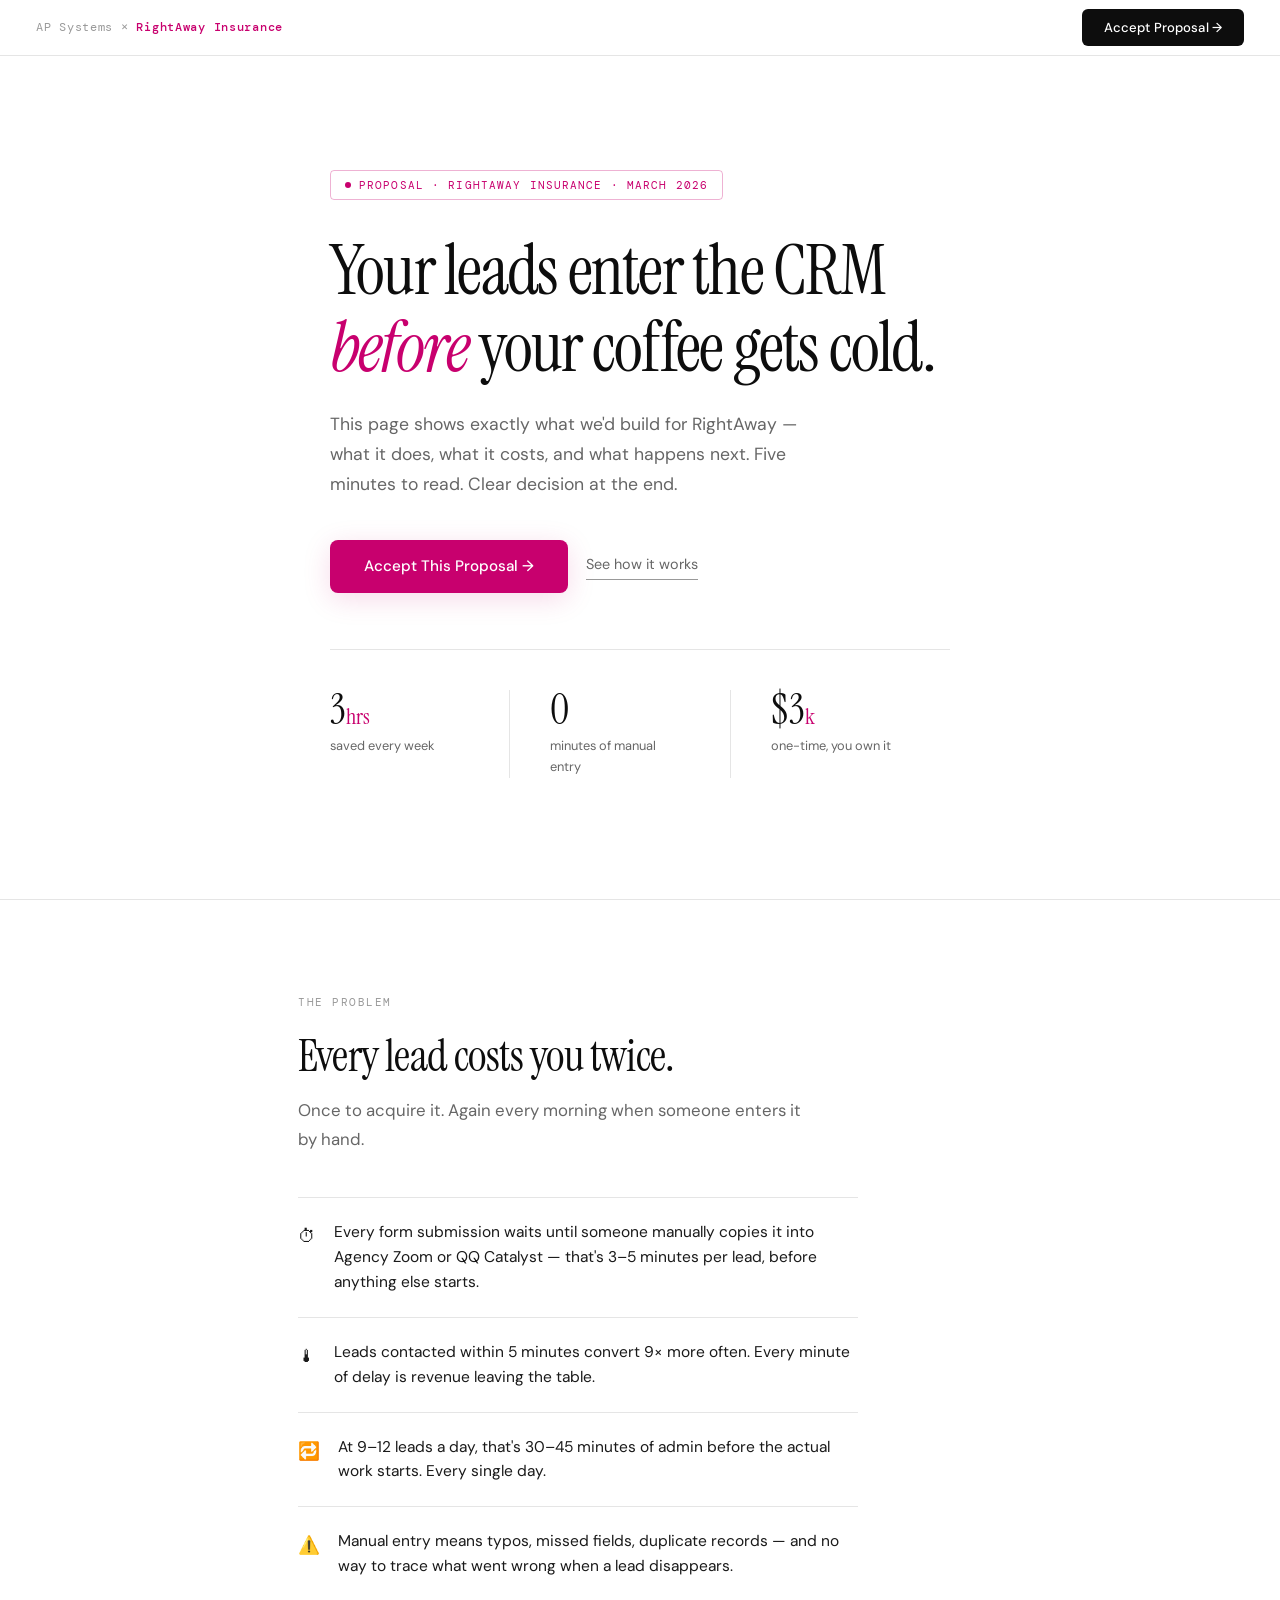
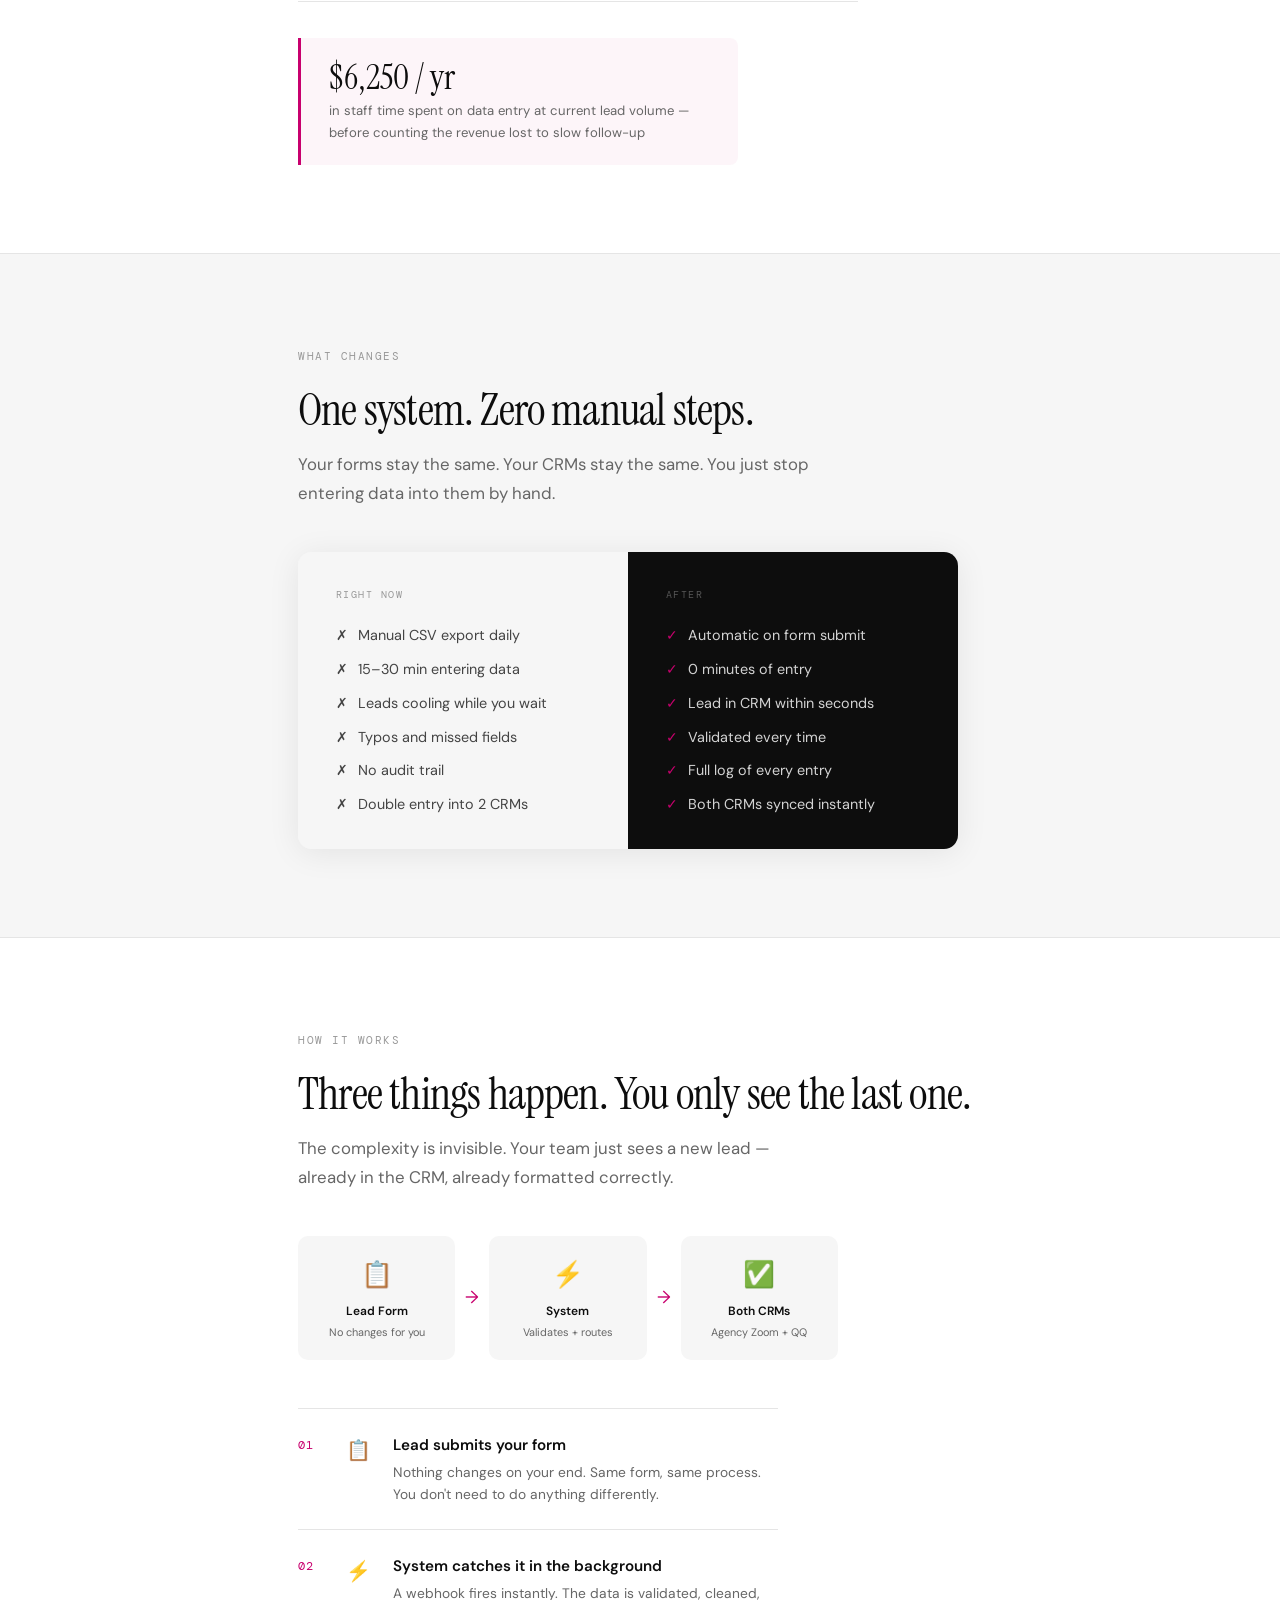
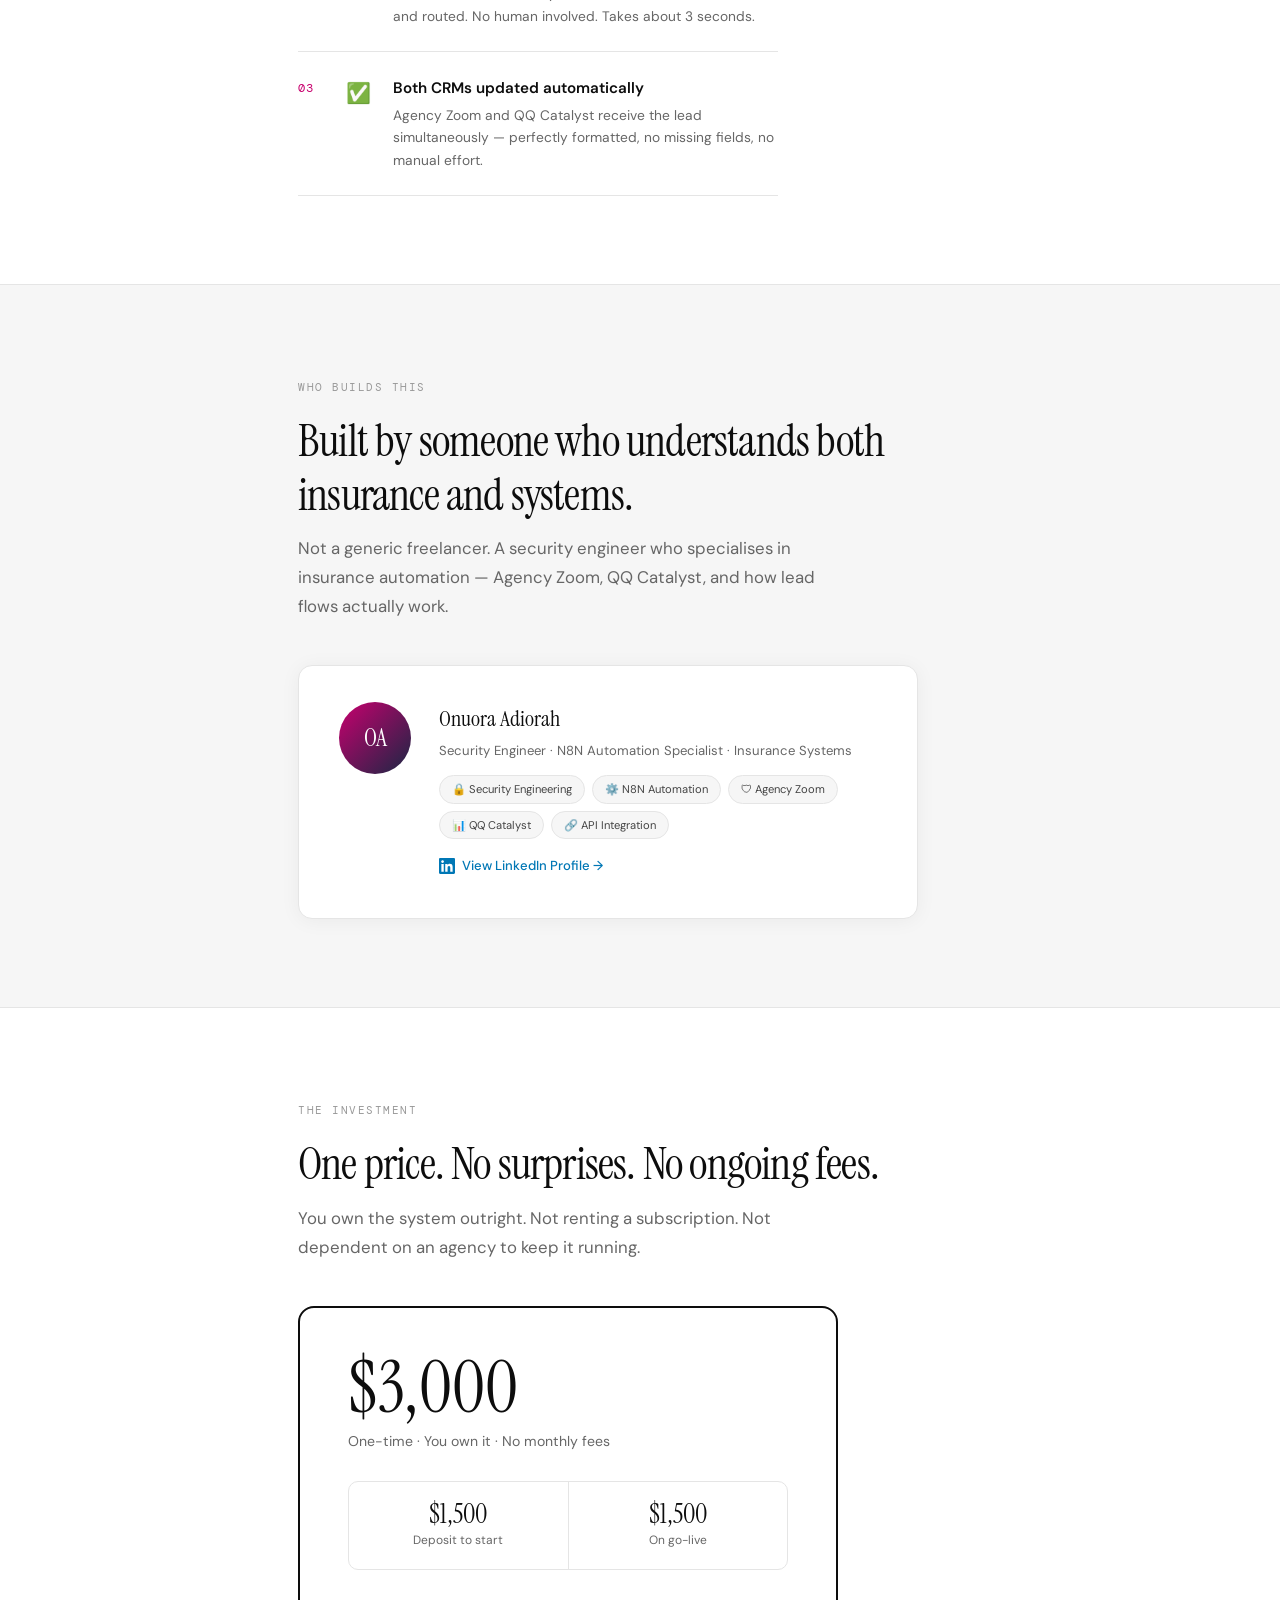
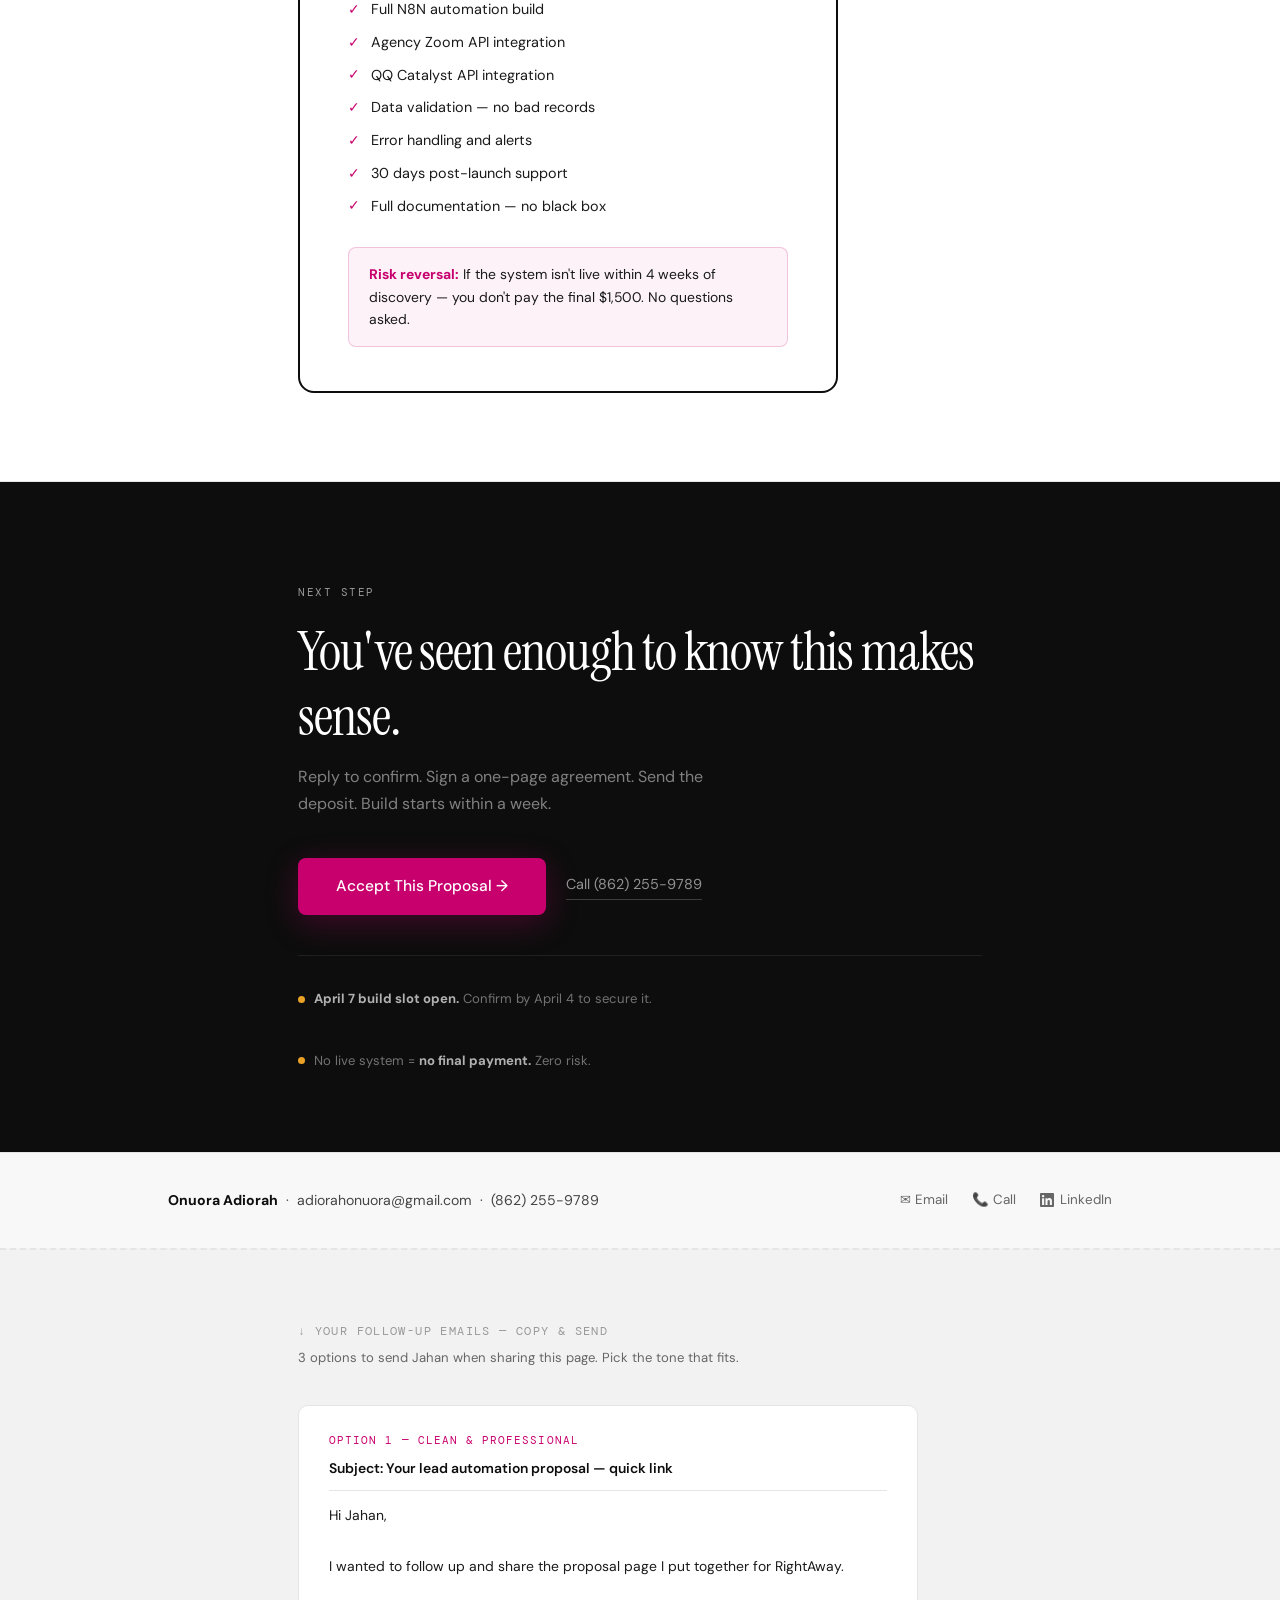
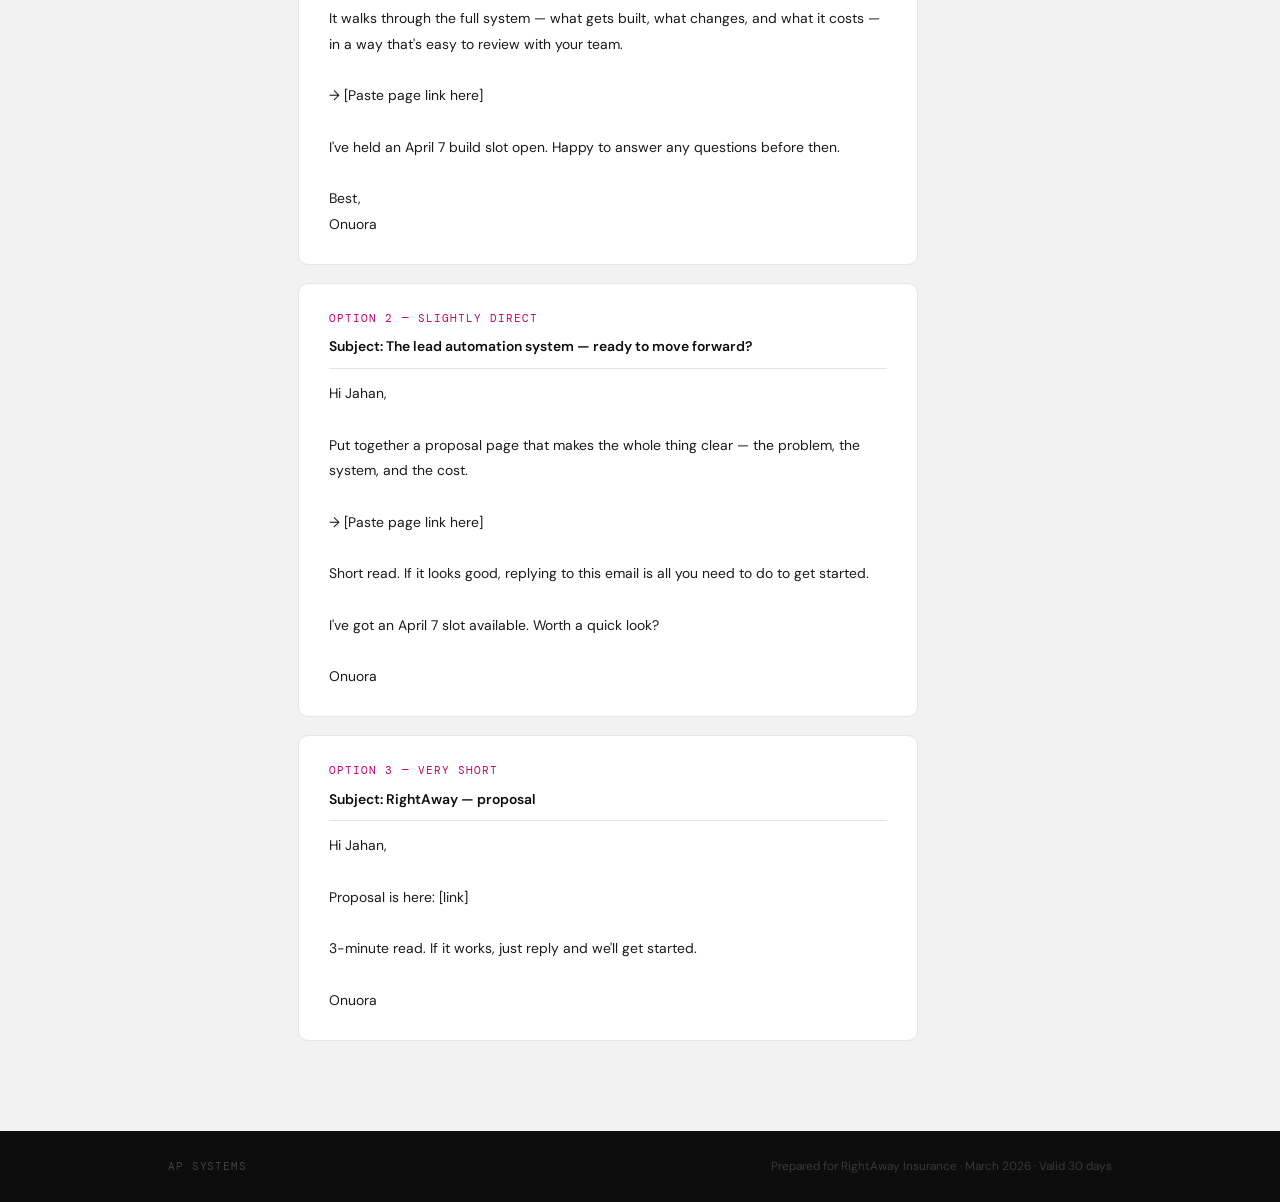
<file: APsystems/index-minimal.html>
<!DOCTYPE html>
<html lang="en">
<head>
  <meta charset="UTF-8" />
  <meta name="viewport" content="width=device-width, initial-scale=1.0" />
  <title>Lead Automation Proposal — RightAway Insurance</title>
  <link rel="preconnect" href="https://fonts.googleapis.com" />
  <link rel="preconnect" href="https://fonts.gstatic.com" crossorigin />
  <link href="https://fonts.googleapis.com/css2?family=Instrument+Serif:ital@0;1&family=DM+Sans:wght@300;400;500;600&family=DM+Mono:wght@400;500&display=swap" rel="stylesheet" />
  <style>
    *, *::before, *::after { box-sizing: border-box; margin: 0; padding: 0; }

    :root {
      --black:     #0d0d0d;
      --gray-900:  #1a1a1a;
      --gray-700:  #444;
      --gray-600:  #666;
      --gray-400:  #999;
      --gray-200:  #e5e5e5;
      --gray-100:  #f6f6f6;
      --white:     #ffffff;
      --magenta:   #c8006e;
      --mag-glow:  rgba(200,0,110,0.15);
      --orange:    #e9a226;
    }

    html { scroll-behavior: smooth; }

    body {
      font-family: 'DM Sans', sans-serif;
      background: var(--white);
      color: var(--black);
      line-height: 1.65;
      font-size: 16px;
      overflow-x: hidden;
    }

    h1,h2,h3 { font-family: 'Instrument Serif', serif; font-weight: 400; line-height: 1.2; }

    .wrap      { max-width: 740px;  margin: 0 auto; padding: 0 28px; }
    .wrap-wide { max-width: 1000px; margin: 0 auto; padding: 0 28px; }

    .tag {
      display: inline-block;
      font-family: 'DM Mono', monospace;
      font-size: 0.68rem;
      color: var(--gray-400);
      letter-spacing: 0.14em;
      text-transform: uppercase;
      margin-bottom: 18px;
    }

    /* ── REVEAL ── */
    .r { opacity: 0; transform: translateY(12px); transition: opacity 0.5s ease, transform 0.5s ease; }
    .r.d1{transition-delay:.06s}.r.d2{transition-delay:.12s}.r.d3{transition-delay:.18s}
    .r.d4{transition-delay:.24s}.r.d5{transition-delay:.3s}.r.d6{transition-delay:.36s}
    .r.on { opacity: 1; transform: none; }

    /* ── NAV ── */
    nav {
      position: fixed; top: 0; left: 0; right: 0; z-index: 200;
      height: 56px; display: flex; align-items: center; justify-content: space-between;
      padding: 0 36px;
      background: rgba(255,255,255,0.97);
      border-bottom: 1px solid var(--gray-200);
      backdrop-filter: blur(12px);
    }
    .nav-id {
      font-family: 'DM Mono', monospace;
      font-size: 0.75rem;
      color: var(--gray-400);
      letter-spacing: 0.06em;
    }
    .nav-id b { color: var(--magenta); font-weight: 500; }
    .nav-btn {
      display: inline-flex; align-items: center; gap: 6px;
      background: var(--black);
      color: var(--white);
      padding: 8px 22px;
      border-radius: 6px;
      font-size: 0.82rem;
      font-weight: 500;
      text-decoration: none;
      letter-spacing: 0.01em;
      transition: background 0.18s, transform 0.15s;
    }
    .nav-btn:hover { background: var(--magenta); transform: translateY(-1px); }

    /* ── HERO ── */
    .hero {
      padding-top: 56px;
      min-height: 100vh;
      display: flex; align-items: center;
      background: var(--white);
      border-bottom: 1px solid var(--gray-200);
    }
    .hero-inner { padding: 72px 0 80px; }
    .hero-badge {
      display: inline-flex; align-items: center; gap: 8px;
      padding: 5px 14px;
      border: 1px solid rgba(200,0,110,0.3);
      border-radius: 4px;
      font-family: 'DM Mono', monospace;
      font-size: 0.7rem;
      color: var(--magenta);
      letter-spacing: 0.1em;
      text-transform: uppercase;
      margin-bottom: 32px;
    }
    .hero-dot { width: 6px; height: 6px; background: var(--magenta); border-radius: 50%; animation: pulse 1.6s infinite; }
    @keyframes pulse { 0%,100%{opacity:1}50%{opacity:0.2} }

    .hero-h1 {
      font-size: clamp(2.8rem, 5.5vw, 4.4rem);
      color: var(--black);
      margin-bottom: 22px;
      max-width: 620px;
      letter-spacing: -0.025em;
      line-height: 1.1;
    }
    .hero-h1 em { color: var(--magenta); font-style: italic; }

    .hero-p {
      font-size: 1.1rem;
      color: var(--gray-600);
      margin-bottom: 40px;
      max-width: 500px;
      line-height: 1.72;
    }

    .hero-acts { display: flex; align-items: center; gap: 18px; flex-wrap: wrap; }

    .btn-mag {
      display: inline-flex; align-items: center; gap: 8px;
      background: var(--magenta); color: var(--white);
      padding: 14px 34px; border-radius: 8px;
      font-size: 0.95rem; font-weight: 500;
      text-decoration: none;
      box-shadow: 0 6px 28px var(--mag-glow);
      transition: background 0.18s, transform 0.15s, box-shadow 0.2s;
    }
    .btn-mag:hover { background: #a0005a; transform: translateY(-2px); box-shadow: 0 10px 36px rgba(200,0,110,0.25); }

    .btn-ghost {
      color: var(--gray-600); font-size: 0.9rem; text-decoration: none;
      border-bottom: 1px solid var(--gray-400); padding-bottom: 2px;
      transition: color 0.18s, border-color 0.18s;
    }
    .btn-ghost:hover { color: var(--black); border-color: var(--black); }

    .hero-trio {
      display: flex; gap: 0;
      margin-top: 56px;
      padding-top: 40px;
      border-top: 1px solid var(--gray-200);
    }
    .hero-trio-item { flex: 1; padding-right: 40px; }
    .hero-trio-item:not(:last-child) {
      border-right: 1px solid var(--gray-200);
      margin-right: 40px;
    }
    .trio-num {
      font-family: 'Instrument Serif', serif;
      font-size: 2.6rem;
      color: var(--black);
      line-height: 1;
      margin-bottom: 4px;
    }
    .trio-num s-accent { color: var(--magenta); }
    .trio-label { font-size: 0.8rem; color: var(--gray-600); }

    /* ── SECTIONS ── */
    .sec { padding: 88px 0; border-bottom: 1px solid var(--gray-200); }
    .sec-alt { background: var(--gray-100); }
    .sec-dark { background: var(--black); border-bottom: none; }
    .sec-dark .tag { color: rgba(255,255,255,0.22); }
    .sec-dark .sec-h { color: var(--white); }
    .sec-dark .sec-p { color: rgba(255,255,255,0.5); }

    .sec-h {
      font-size: clamp(2rem, 3.5vw, 2.8rem);
      color: var(--black);
      margin-bottom: 12px;
      letter-spacing: -0.018em;
    }
    .sec-p {
      font-size: 1.05rem;
      color: var(--gray-600);
      max-width: 520px;
      line-height: 1.72;
      margin-bottom: 44px;
    }

    /* ── PROBLEM ── */
    .prob-list { list-style: none; max-width: 560px; }
    .prob-item {
      display: flex; align-items: flex-start; gap: 18px;
      padding: 22px 0;
      border-bottom: 1px solid var(--gray-200);
      font-size: 0.97rem; color: var(--gray-900); line-height: 1.6;
    }
    .prob-item:first-child { border-top: 1px solid var(--gray-200); }
    .prob-ico { font-size: 1.1rem; flex-shrink: 0; padding-top: 2px; }

    .cost-callout {
      margin-top: 36px;
      padding: 22px 28px;
      border-left: 3px solid var(--magenta);
      background: rgba(200,0,110,0.04);
      border-radius: 0 8px 8px 0;
      max-width: 440px;
    }
    .cost-num {
      font-family: 'Instrument Serif', serif;
      font-size: 2.2rem; color: var(--black); line-height: 1; margin-bottom: 5px;
    }
    .cost-lbl { font-size: 0.82rem; color: var(--gray-600); }

    /* ── BEFORE / AFTER ── */
    .ba-wrap {
      display: grid; grid-template-columns: 1fr 1fr;
      border-radius: 14px; overflow: hidden;
      max-width: 660px;
      box-shadow: 0 4px 32px rgba(0,0,0,0.08);
    }
    .ba-col { padding: 34px 38px; }
    .ba-col.ba-before { background: var(--gray-100); }
    .ba-col.ba-after  { background: var(--black); }
    .ba-lbl {
      font-family: 'DM Mono', monospace;
      font-size: 0.65rem; text-transform: uppercase; letter-spacing: 0.14em;
      margin-bottom: 22px;
    }
    .ba-before .ba-lbl { color: var(--gray-400); }
    .ba-after  .ba-lbl { color: rgba(255,255,255,0.3); }
    .ba-list { list-style: none; display: flex; flex-direction: column; gap: 13px; }
    .ba-list li {
      display: flex; align-items: flex-start; gap: 10px;
      font-size: 0.9rem; line-height: 1.45;
    }
    .ba-before .ba-list li { color: var(--gray-700); }
    .ba-after  .ba-list li { color: rgba(255,255,255,0.82); }
    .bi { flex-shrink: 0; margin-top: 1px; font-size: 0.85rem; }

    /* ── FLOW ── */
    .flow-visual {
      display: flex; align-items: center; gap: 0;
      margin: 0 0 48px;
      max-width: 540px;
    }
    .fv-node {
      flex: 1;
      text-align: center;
      padding: 18px 12px;
      background: var(--gray-100);
      border-radius: 10px;
      position: relative;
    }
    .fv-icon { font-size: 1.6rem; display: block; margin-bottom: 6px; }
    .fv-label { font-size: 0.75rem; font-weight: 600; color: var(--black); }
    .fv-sub { font-size: 0.68rem; color: var(--gray-600); margin-top: 2px; }
    .fv-arrow {
      padding: 0 10px; color: var(--magenta); font-size: 1.1rem;
      flex-shrink: 0; display: flex; align-items: center;
      animation: arr 1.8s ease-in-out infinite;
    }
    @keyframes arr { 0%,100%{opacity:.3;transform:translateX(-3px)}50%{opacity:1;transform:translateX(0)} }

    /* ── STEPS ── */
    .steps { max-width: 480px; }
    .step {
      display: flex; gap: 22px;
      padding: 24px 0;
      border-bottom: 1px solid var(--gray-200);
    }
    .step:first-child { border-top: 1px solid var(--gray-200); }
    .step-n {
      font-family: 'DM Mono', monospace;
      font-size: 0.72rem; color: var(--magenta);
      letter-spacing: 0.06em; flex-shrink: 0; width: 26px; margin-top: 3px;
    }
    .step-ico { font-size: 1.25rem; flex-shrink: 0; margin-top: 1px; }
    .step-title { font-size: 0.95rem; font-weight: 600; color: var(--black); margin-bottom: 3px; }
    .step-body  { font-size: 0.86rem; color: var(--gray-600); line-height: 1.62; }

    /* ── TRUST ── */
    .trust-card {
      display: flex; align-items: flex-start; gap: 28px;
      padding: 36px 40px;
      background: var(--white);
      border: 1px solid var(--gray-200);
      border-radius: 14px;
      max-width: 620px;
      box-shadow: 0 2px 20px rgba(0,0,0,0.05);
    }
    .trust-av {
      width: 72px; height: 72px; border-radius: 50%; flex-shrink: 0;
      background: linear-gradient(135deg, #c8006e 0%, #1a2744 100%);
      display: flex; align-items: center; justify-content: center;
      color: #fff; font-family: 'Instrument Serif', serif; font-size: 1.5rem;
    }
    .trust-name {
      font-family: 'Instrument Serif', serif;
      font-size: 1.35rem; color: var(--black); margin-bottom: 2px;
    }
    .trust-role { font-size: 0.82rem; color: var(--gray-600); margin-bottom: 14px; }
    .trust-chips { display: flex; flex-wrap: wrap; gap: 7px; margin-bottom: 16px; }
    .chip {
      font-size: 0.7rem; padding: 4px 12px;
      background: var(--gray-100); border: 1px solid var(--gray-200);
      border-radius: 20px; color: var(--gray-700);
    }
    .li-link {
      display: inline-flex; align-items: center; gap: 7px;
      font-size: 0.82rem; color: #0077b5; text-decoration: none; font-weight: 500;
    }
    .li-link:hover { text-decoration: underline; }
    .li-icon { width: 16px; height: 16px; display: inline-block; vertical-align: middle; }

    /* ── PRICING ── */
    .price-card {
      padding: 44px 48px;
      border: 2px solid var(--black);
      border-radius: 16px;
      max-width: 540px;
    }
    .price-amt {
      font-family: 'Instrument Serif', serif;
      font-size: 4.5rem; color: var(--black); line-height: 1; margin-bottom: 6px;
    }
    .price-sub { font-size: 0.88rem; color: var(--gray-600); margin-bottom: 28px; }
    .price-split {
      display: flex; gap: 0;
      border: 1px solid var(--gray-200); border-radius: 10px;
      overflow: hidden; margin-bottom: 28px;
    }
    .ps-item { flex: 1; padding: 18px 20px; text-align: center; }
    .ps-item:first-child { border-right: 1px solid var(--gray-200); }
    .ps-num {
      font-family: 'Instrument Serif', serif;
      font-size: 1.7rem; color: var(--black); line-height: 1; margin-bottom: 4px;
    }
    .ps-lbl { font-size: 0.75rem; color: var(--gray-600); }
    .incl { list-style: none; margin-bottom: 28px; display: flex; flex-direction: column; gap: 9px; }
    .incl li { display: flex; align-items: center; gap: 11px; font-size: 0.9rem; color: var(--gray-900); }
    .ck { color: var(--magenta); font-size: 0.85rem; flex-shrink: 0; }
    .risk {
      background: rgba(200,0,110,0.05);
      border: 1px solid rgba(200,0,110,0.2);
      border-radius: 8px;
      padding: 15px 20px;
      font-size: 0.87rem; color: var(--gray-900); line-height: 1.65;
    }
    .risk b { color: var(--magenta); }

    /* ── CTA ── */
    .cta-sec {
      background: var(--black);
      padding: 96px 0 80px;
    }
    .cta-h {
      font-family: 'Instrument Serif', serif;
      font-size: clamp(2.2rem, 4.5vw, 3.4rem);
      color: var(--white); margin-bottom: 14px; letter-spacing: -0.02em; line-height: 1.18;
    }
    .cta-p { font-size: 1rem; color: rgba(255,255,255,0.48); margin-bottom: 40px; max-width: 420px; line-height: 1.72; }
    .cta-btns { display: flex; align-items: center; gap: 20px; flex-wrap: wrap; margin-bottom: 40px; }
    .btn-cta {
      display: inline-flex; align-items: center; gap: 9px;
      background: var(--magenta); color: var(--white);
      padding: 16px 38px; border-radius: 8px;
      font-size: 0.97rem; font-weight: 500;
      text-decoration: none;
      box-shadow: 0 8px 32px rgba(200,0,110,0.28);
      transition: background 0.18s, transform 0.15s, box-shadow 0.2s;
    }
    .btn-cta:hover { background: #a0005a; transform: translateY(-2px); box-shadow: 0 12px 44px rgba(200,0,110,0.38); }
    .btn-cta-alt {
      color: rgba(255,255,255,0.55); font-size: 0.9rem; text-decoration: none;
      border-bottom: 1px solid rgba(255,255,255,0.2); padding-bottom: 2px;
      transition: color 0.18s, border-color 0.18s;
    }
    .btn-cta-alt:hover { color: var(--white); border-color: var(--white); }

    .urgency-row {
      display: flex; gap: 40px; flex-wrap: wrap;
      padding-top: 32px;
      border-top: 1px solid rgba(255,255,255,0.08);
    }
    .urg {
      display: flex; align-items: center; gap: 9px;
      font-size: 0.82rem; color: rgba(255,255,255,0.42);
    }
    .urg-dot { width: 7px; height: 7px; background: var(--orange); border-radius: 50%; flex-shrink: 0; }
    .urg b { color: rgba(255,255,255,0.68); }

    /* ── CONTACT ── */
    .contact-bar {
      padding: 36px 0;
      background: #f8f8f8;
      border-top: 1px solid var(--gray-200);
    }
    .cb-inner {
      display: flex; align-items: center; justify-content: space-between;
      gap: 20px; flex-wrap: wrap;
    }
    .cb-name { font-size: 0.88rem; color: var(--gray-700); }
    .cb-name b { color: var(--black); }
    .cb-links { display: flex; gap: 24px; }
    .cb-link {
      display: flex; align-items: center; gap: 6px;
      font-size: 0.84rem; color: var(--gray-600);
      text-decoration: none; transition: color 0.18s;
    }
    .cb-link:hover { color: var(--magenta); }

    /* ── EMAILS (Onuora's use) ── */
    .emails-wrap {
      padding: 72px 0;
      background: #f2f2f2;
      border-top: 2px dashed var(--gray-200);
    }
    .em-heading {
      font-size: 0.72rem; font-family: 'DM Mono', monospace;
      letter-spacing: 0.12em; text-transform: uppercase; color: var(--gray-400);
      margin-bottom: 6px;
    }
    .em-note { font-size: 0.82rem; color: var(--gray-600); margin-bottom: 36px; }
    .em-card {
      background: var(--white); border: 1px solid var(--gray-200);
      border-radius: 10px; padding: 26px 30px; margin-bottom: 18px; max-width: 620px;
    }
    .em-n {
      font-family: 'DM Mono', monospace; font-size: 0.66rem;
      color: var(--magenta); text-transform: uppercase; letter-spacing: 0.1em; margin-bottom: 8px;
    }
    .em-subj {
      font-weight: 600; font-size: 0.87rem; color: var(--black);
      margin-bottom: 12px; padding-bottom: 10px; border-bottom: 1px solid var(--gray-200);
    }
    .em-body {
      font-size: 0.87rem; color: var(--gray-900);
      line-height: 1.85; white-space: pre-line;
    }

    /* ── FOOTER ── */
    footer {
      padding: 26px 0; background: var(--black);
    }
    .foot-inner {
      display: flex; justify-content: space-between; align-items: center;
      gap: 16px; flex-wrap: wrap;
    }
    .foot-brand {
      font-family: 'DM Mono', monospace; font-size: 0.7rem;
      color: rgba(255,255,255,0.22); letter-spacing: 0.08em;
    }
    .foot-meta { font-size: 0.74rem; color: rgba(255,255,255,0.18); }

    @media (max-width: 640px) {
      .ba-wrap { grid-template-columns: 1fr; }
      .hero-trio { flex-direction: column; gap: 20px; }
      .hero-trio-item { border-right: none !important; margin-right: 0 !important; padding-right: 0; }
      .price-split { flex-direction: column; }
      .urgency-row { flex-direction: column; gap: 14px; }
      nav { padding: 0 20px; }
      .price-card { padding: 30px 24px; }
      .trust-card { flex-direction: column; }
      .flow-visual { flex-wrap: wrap; justify-content: center; }
    }
  </style>
</head>
<body>

  <!-- NAV -->
  <nav>
    <div class="nav-id">AP Systems × <b>RightAway Insurance</b></div>
    <a href="#decision" class="nav-btn">Accept Proposal →</a>
  </nav>

  <!-- ── HERO ── -->
  <section class="hero">
    <div class="wrap">
      <div class="hero-inner">
        <div class="hero-badge r"><div class="hero-dot"></div> Proposal · RightAway Insurance · March 2026</div>
        <h1 class="hero-h1 r d1">Your leads enter the CRM <em>before</em> your coffee gets cold.</h1>
        <p class="hero-p r d2">This page shows exactly what we'd build for RightAway — what it does, what it costs, and what happens next. Five minutes to read. Clear decision at the end.</p>
        <div class="hero-acts r d3">
          <a href="#decision" class="btn-mag">Accept This Proposal →</a>
          <a href="#how-it-works" class="btn-ghost">See how it works</a>
        </div>
        <div class="hero-trio r d4">
          <div class="hero-trio-item">
            <div class="trio-num">3<span style="font-size:1.4rem;color:var(--magenta)">hrs</span></div>
            <div class="trio-label">saved every week</div>
          </div>
          <div class="hero-trio-item">
            <div class="trio-num">0</div>
            <div class="trio-label">minutes of manual entry</div>
          </div>
          <div class="hero-trio-item">
            <div class="trio-num">$3<span style="font-size:1.4rem;color:var(--magenta)">k</span></div>
            <div class="trio-label">one-time, you own it</div>
          </div>
        </div>
      </div>
    </div>
  </section>

  <!-- ── PROBLEM ── -->
  <section id="problem" class="sec">
    <div class="wrap">
      <div class="tag r">The Problem</div>
      <h2 class="sec-h r d1">Every lead costs you twice.</h2>
      <p class="sec-p r d2">Once to acquire it. Again every morning when someone enters it by hand.</p>
      <ul class="prob-list">
        <li class="prob-item r d1">
          <span class="prob-ico">⏱</span>
          <span>Every form submission waits until someone manually copies it into Agency Zoom or QQ Catalyst — that's 3–5 minutes per lead, before anything else starts.</span>
        </li>
        <li class="prob-item r d2">
          <span class="prob-ico">🌡</span>
          <span>Leads contacted within 5 minutes convert 9× more often. Every minute of delay is revenue leaving the table.</span>
        </li>
        <li class="prob-item r d3">
          <span class="prob-ico">🔁</span>
          <span>At 9–12 leads a day, that's 30–45 minutes of admin before the actual work starts. Every single day.</span>
        </li>
        <li class="prob-item r d4">
          <span class="prob-ico">⚠️</span>
          <span>Manual entry means typos, missed fields, duplicate records — and no way to trace what went wrong when a lead disappears.</span>
        </li>
      </ul>
      <div class="cost-callout r d5">
        <div class="cost-num">$6,250 / yr</div>
        <div class="cost-lbl">in staff time spent on data entry at current lead volume — before counting the revenue lost to slow follow-up</div>
      </div>
    </div>
  </section>

  <!-- ── BEFORE / AFTER ── -->
  <section id="what-changes" class="sec sec-alt">
    <div class="wrap">
      <div class="tag r">What Changes</div>
      <h2 class="sec-h r d1">One system. Zero manual steps.</h2>
      <p class="sec-p r d2">Your forms stay the same. Your CRMs stay the same. You just stop entering data into them by hand.</p>
      <div class="ba-wrap r d3">
        <div class="ba-col ba-before">
          <div class="ba-lbl">Right now</div>
          <ul class="ba-list">
            <li><span class="bi">✗</span> Manual CSV export daily</li>
            <li><span class="bi">✗</span> 15–30 min entering data</li>
            <li><span class="bi">✗</span> Leads cooling while you wait</li>
            <li><span class="bi">✗</span> Typos and missed fields</li>
            <li><span class="bi">✗</span> No audit trail</li>
            <li><span class="bi">✗</span> Double entry into 2 CRMs</li>
          </ul>
        </div>
        <div class="ba-col ba-after">
          <div class="ba-lbl">After</div>
          <ul class="ba-list">
            <li><span class="bi" style="color:var(--magenta)">✓</span> Automatic on form submit</li>
            <li><span class="bi" style="color:var(--magenta)">✓</span> 0 minutes of entry</li>
            <li><span class="bi" style="color:var(--magenta)">✓</span> Lead in CRM within seconds</li>
            <li><span class="bi" style="color:var(--magenta)">✓</span> Validated every time</li>
            <li><span class="bi" style="color:var(--magenta)">✓</span> Full log of every entry</li>
            <li><span class="bi" style="color:var(--magenta)">✓</span> Both CRMs synced instantly</li>
          </ul>
        </div>
      </div>
    </div>
  </section>

  <!-- ── HOW IT WORKS ── -->
  <section id="how-it-works" class="sec">
    <div class="wrap">
      <div class="tag r">How It Works</div>
      <h2 class="sec-h r d1">Three things happen. You only see the last one.</h2>
      <p class="sec-p r d2">The complexity is invisible. Your team just sees a new lead — already in the CRM, already formatted correctly.</p>

      <div class="flow-visual r d3">
        <div class="fv-node">
          <span class="fv-icon">📋</span>
          <div class="fv-label">Lead Form</div>
          <div class="fv-sub">No changes for you</div>
        </div>
        <div class="fv-arrow">→</div>
        <div class="fv-node">
          <span class="fv-icon">⚡</span>
          <div class="fv-label">System</div>
          <div class="fv-sub">Validates + routes</div>
        </div>
        <div class="fv-arrow">→</div>
        <div class="fv-node">
          <span class="fv-icon">✅</span>
          <div class="fv-label">Both CRMs</div>
          <div class="fv-sub">Agency Zoom + QQ</div>
        </div>
      </div>

      <div class="steps">
        <div class="step r d1">
          <div class="step-n">01</div>
          <div class="step-ico">📋</div>
          <div>
            <div class="step-title">Lead submits your form</div>
            <div class="step-body">Nothing changes on your end. Same form, same process. You don't need to do anything differently.</div>
          </div>
        </div>
        <div class="step r d2">
          <div class="step-n">02</div>
          <div class="step-ico">⚡</div>
          <div>
            <div class="step-title">System catches it in the background</div>
            <div class="step-body">A webhook fires instantly. The data is validated, cleaned, and routed. No human involved. Takes about 3 seconds.</div>
          </div>
        </div>
        <div class="step r d3">
          <div class="step-n">03</div>
          <div class="step-ico">✅</div>
          <div>
            <div class="step-title">Both CRMs updated automatically</div>
            <div class="step-body">Agency Zoom and QQ Catalyst receive the lead simultaneously — perfectly formatted, no missing fields, no manual effort.</div>
          </div>
        </div>
      </div>
    </div>
  </section>

  <!-- ── TRUST ── -->
  <section id="trust" class="sec sec-alt">
    <div class="wrap">
      <div class="tag r">Who Builds This</div>
      <h2 class="sec-h r d1">Built by someone who understands both insurance and systems.</h2>
      <p class="sec-p r d2">Not a generic freelancer. A security engineer who specialises in insurance automation — Agency Zoom, QQ Catalyst, and how lead flows actually work.</p>
      <div class="trust-card r d3">
        <div class="trust-av">OA</div>
        <div>
          <div class="trust-name">Onuora Adiorah</div>
          <div class="trust-role">Security Engineer · N8N Automation Specialist · Insurance Systems</div>
          <div class="trust-chips">
            <span class="chip">🔒 Security Engineering</span>
            <span class="chip">⚙️ N8N Automation</span>
            <span class="chip">🛡 Agency Zoom</span>
            <span class="chip">📊 QQ Catalyst</span>
            <span class="chip">🔗 API Integration</span>
          </div>
          <a href="https://www.linkedin.com/in/adiorahonuora-security-eng/" target="_blank" class="li-link">
            <svg class="li-icon" viewBox="0 0 24 24" fill="#0077b5"><path d="M20.447 20.452h-3.554v-5.569c0-1.328-.027-3.037-1.852-3.037-1.853 0-2.136 1.445-2.136 2.939v5.667H9.351V9h3.414v1.561h.046c.477-.9 1.637-1.85 3.37-1.85 3.601 0 4.267 2.37 4.267 5.455v6.286zM5.337 7.433c-1.144 0-2.063-.926-2.063-2.065 0-1.138.92-2.063 2.063-2.063 1.14 0 2.064.925 2.064 2.063 0 1.139-.925 2.065-2.064 2.065zm1.782 13.019H3.555V9h3.564v11.452zM22.225 0H1.771C.792 0 0 .774 0 1.729v20.542C0 23.227.792 24 1.771 24h20.451C23.2 24 24 23.227 24 22.271V1.729C24 .774 23.2 0 22.222 0h.003z"/></svg>
            View LinkedIn Profile →
          </a>
        </div>
      </div>
    </div>
  </section>

  <!-- ── PRICING ── -->
  <section id="pricing" class="sec">
    <div class="wrap">
      <div class="tag r">The Investment</div>
      <h2 class="sec-h r d1">One price. No surprises. No ongoing fees.</h2>
      <p class="sec-p r d2">You own the system outright. Not renting a subscription. Not dependent on an agency to keep it running.</p>
      <div class="price-card r d3">
        <div class="price-amt">$3,000</div>
        <div class="price-sub">One-time · You own it · No monthly fees</div>
        <div class="price-split">
          <div class="ps-item">
            <div class="ps-num">$1,500</div>
            <div class="ps-lbl">Deposit to start</div>
          </div>
          <div class="ps-item">
            <div class="ps-num">$1,500</div>
            <div class="ps-lbl">On go-live</div>
          </div>
        </div>
        <ul class="incl">
          <li><span class="ck">✓</span> Full N8N automation build</li>
          <li><span class="ck">✓</span> Agency Zoom API integration</li>
          <li><span class="ck">✓</span> QQ Catalyst API integration</li>
          <li><span class="ck">✓</span> Data validation — no bad records</li>
          <li><span class="ck">✓</span> Error handling and alerts</li>
          <li><span class="ck">✓</span> 30 days post-launch support</li>
          <li><span class="ck">✓</span> Full documentation — no black box</li>
        </ul>
        <div class="risk"><b>Risk reversal:</b> If the system isn't live within 4 weeks of discovery — you don't pay the final $1,500. No questions asked.</div>
      </div>
    </div>
  </section>

  <!-- ── CTA ── -->
  <section id="decision" class="cta-sec">
    <div class="wrap">
      <div class="tag r">Next Step</div>
      <h2 class="cta-h r d1">You've seen enough to know this makes sense.</h2>
      <p class="cta-p r d2">Reply to confirm. Sign a one-page agreement. Send the deposit. Build starts within a week.</p>
      <div class="cta-btns r d3">
        <a href="mailto:adiorahonuora@gmail.com?subject=I'm In — RightAway Lead Automation&body=Hi Onuora, I'd like to move forward with the lead automation proposal. Let's set up the next step." class="btn-cta">Accept This Proposal →</a>
        <a href="tel:+18622559789" class="btn-cta-alt">Call (862) 255-9789</a>
      </div>
      <div class="urgency-row r d4">
        <div class="urg"><div class="urg-dot"></div><span><b>April 7 build slot open.</b> Confirm by April 4 to secure it.</span></div>
        <div class="urg"><div class="urg-dot"></div><span>No live system = <b>no final payment.</b> Zero risk.</span></div>
      </div>
    </div>
  </section>

  <!-- CONTACT BAR -->
  <div class="contact-bar">
    <div class="wrap-wide">
      <div class="cb-inner">
        <div class="cb-name"><b>Onuora Adiorah</b> &nbsp;·&nbsp; adiorahonuora@gmail.com &nbsp;·&nbsp; (862) 255-9789</div>
        <div class="cb-links">
          <a href="mailto:adiorahonuora@gmail.com" class="cb-link">✉ Email</a>
          <a href="tel:+18622559789" class="cb-link">📞 Call</a>
          <a href="https://www.linkedin.com/in/adiorahonuora-security-eng/" target="_blank" class="cb-link">
            <svg width="14" height="14" viewBox="0 0 24 24" fill="currentColor"><path d="M20.447 20.452h-3.554v-5.569c0-1.328-.027-3.037-1.852-3.037-1.853 0-2.136 1.445-2.136 2.939v5.667H9.351V9h3.414v1.561h.046c.477-.9 1.637-1.85 3.37-1.85 3.601 0 4.267 2.37 4.267 5.455v6.286zM5.337 7.433c-1.144 0-2.063-.926-2.063-2.065 0-1.138.92-2.063 2.063-2.063 1.14 0 2.064.925 2.064 2.063 0 1.139-.925 2.065-2.064 2.065zm1.782 13.019H3.555V9h3.564v11.452zM22.225 0H1.771C.792 0 0 .774 0 1.729v20.542C0 23.227.792 24 1.771 24h20.451C23.2 24 24 23.227 24 22.271V1.729C24 .774 23.2 0 22.222 0h.003z"/></svg>
            LinkedIn
          </a>
        </div>
      </div>
    </div>
  </div>

  <!-- FOLLOW-UP EMAILS — For Onuora only -->
  <div class="emails-wrap">
    <div class="wrap">
      <div class="em-heading">↓ Your follow-up emails — copy & send</div>
      <div class="em-note">3 options to send Jahan when sharing this page. Pick the tone that fits.</div>

      <div class="em-card">
        <div class="em-n">Option 1 — Clean &amp; Professional</div>
        <div class="em-subj">Subject: Your lead automation proposal — quick link</div>
        <div class="em-body">Hi Jahan,

I wanted to follow up and share the proposal page I put together for RightAway.

It walks through the full system — what gets built, what changes, and what it costs — in a way that's easy to review with your team.

→ [Paste page link here]

I've held an April 7 build slot open. Happy to answer any questions before then.

Best,
Onuora</div>
      </div>

      <div class="em-card">
        <div class="em-n">Option 2 — Slightly Direct</div>
        <div class="em-subj">Subject: The lead automation system — ready to move forward?</div>
        <div class="em-body">Hi Jahan,

Put together a proposal page that makes the whole thing clear — the problem, the system, and the cost.

→ [Paste page link here]

Short read. If it looks good, replying to this email is all you need to do to get started.

I've got an April 7 slot available. Worth a quick look?

Onuora</div>
      </div>

      <div class="em-card">
        <div class="em-n">Option 3 — Very Short</div>
        <div class="em-subj">Subject: RightAway — proposal</div>
        <div class="em-body">Hi Jahan,

Proposal is here: [link]

3-minute read. If it works, just reply and we'll get started.

Onuora</div>
      </div>
    </div>
  </div>

  <!-- FOOTER -->
  <footer>
    <div class="wrap-wide">
      <div class="foot-inner">
        <div class="foot-brand">AP SYSTEMS</div>
        <div class="foot-meta">Prepared for RightAway Insurance · March 2026 · Valid 30 days</div>
      </div>
    </div>
  </footer>

  <script>
    // Scroll reveal
    const obs = new IntersectionObserver(entries => {
      entries.forEach(e => {
        if (e.isIntersecting) {
          e.target.classList.add('on');
          obs.unobserve(e.target);
        }
      });
    }, { threshold: 0.08, rootMargin: '0px 0px -32px 0px' });
    document.querySelectorAll('.r').forEach(el => obs.observe(el));
  </script>
</body>
</html>
</file>
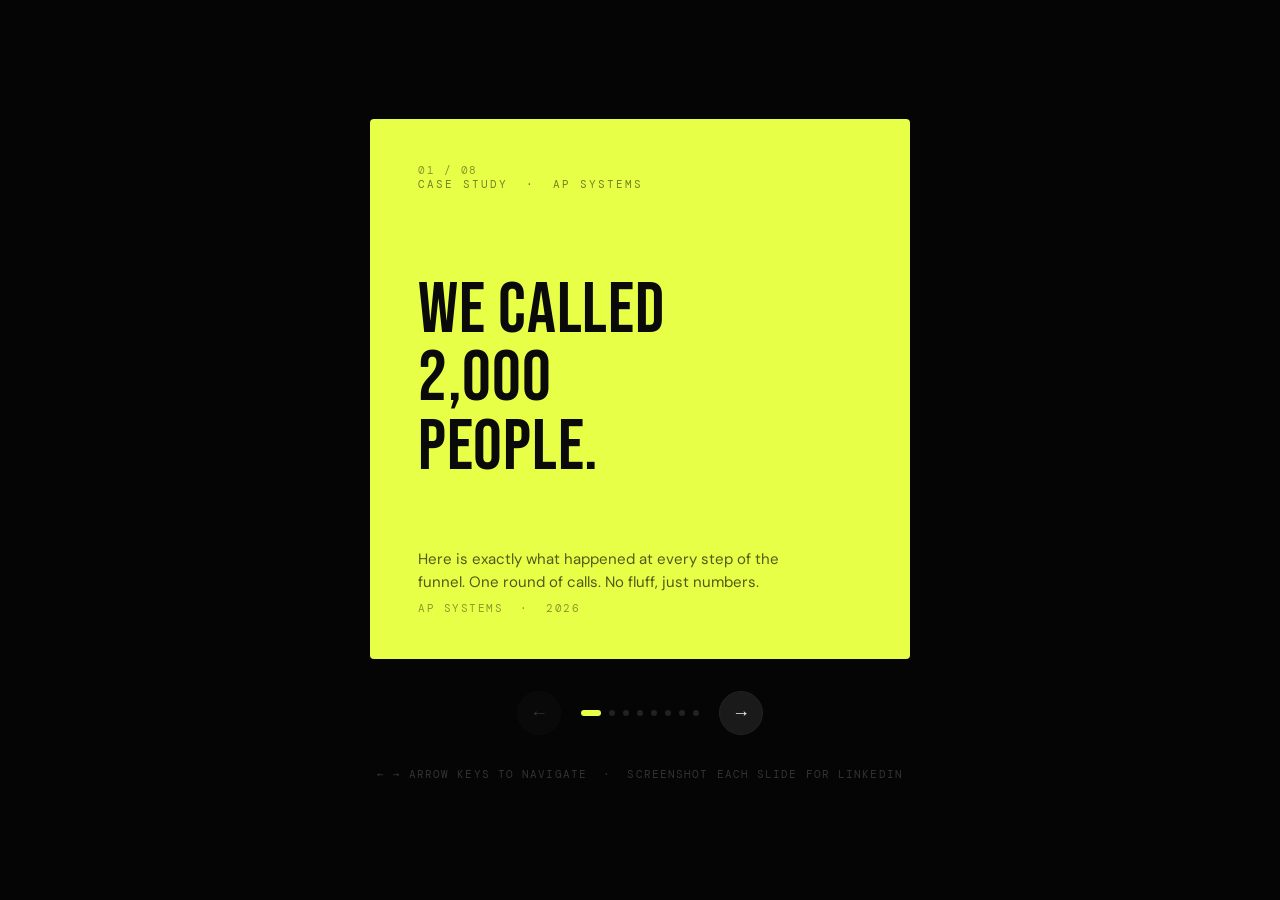
<file: APsystems/content/funnel_carousel.html>
<!DOCTYPE html>
<html lang="en">
<head>
<meta charset="UTF-8">
<meta name="viewport" content="width=device-width, initial-scale=1.0">
<title>Funnel Breakdown Carousel</title>
<link rel="preconnect" href="https://fonts.googleapis.com">
<link rel="preconnect" href="https://fonts.gstatic.com" crossorigin>
<link href="https://fonts.googleapis.com/css2?family=Bebas+Neue&family=DM+Sans:wght@300;400;500;600&family=DM+Mono:wght@400;500&display=swap" rel="stylesheet">
<style>
  *, *::before, *::after { box-sizing: border-box; margin: 0; padding: 0; }

  :root {
    --bg: #0a0a0a;
    --slide-bg: #111111;
    --accent: #E8FF47;
    --accent2: #FF4747;
    --text: #F0F0F0;
    --muted: #666666;
    --border: #222222;
    --w: 540px;
    --h: 540px;
  }

  body {
    background: #050505;
    display: flex;
    flex-direction: column;
    align-items: center;
    justify-content: center;
    min-height: 100vh;
    font-family: 'DM Sans', sans-serif;
    padding: 40px 20px;
    gap: 32px;
  }

  /* ── Viewer shell ── */
  .viewer {
    position: relative;
    width: var(--w);
    max-width: 100%;
  }

  .stage {
    width: var(--w);
    max-width: 100%;
    aspect-ratio: 1;
    overflow: hidden;
    border-radius: 4px;
    position: relative;
  }

  /* ── Slides ── */
  .slides {
    display: flex;
    width: 100%;
    height: 100%;
    transition: transform 0.45s cubic-bezier(0.77, 0, 0.175, 1);
  }

  .slide {
    min-width: 100%;
    height: 100%;
    position: relative;
    display: flex;
    flex-direction: column;
    overflow: hidden;
  }

  /* shared inner padding */
  .slide-inner {
    padding: 44px 48px;
    display: flex;
    flex-direction: column;
    height: 100%;
    position: relative;
    z-index: 2;
  }

  /* corner label */
  .slide-num {
    font-family: 'DM Mono', monospace;
    font-size: 11px;
    letter-spacing: 0.14em;
    color: var(--muted);
    text-transform: uppercase;
    margin-bottom: auto;
  }

  .brand-tag {
    font-family: 'DM Mono', monospace;
    font-size: 11px;
    letter-spacing: 0.14em;
    color: var(--muted);
    text-transform: uppercase;
  }

  /* ════════════════════════
     SLIDE 1 — HOOK
  ════════════════════════ */
  .s1 { background: var(--accent); }
  .s1 .slide-num { color: rgba(0,0,0,0.4); }
  .s1 .brand-tag { color: rgba(0,0,0,0.4); }

  .s1 .hook-label {
    font-family: 'DM Mono', monospace;
    font-size: 11px;
    letter-spacing: 0.18em;
    text-transform: uppercase;
    color: rgba(0,0,0,0.5);
    margin-bottom: 20px;
  }

  .s1 .hook-head {
    font-family: 'Bebas Neue', sans-serif;
    font-size: 72px;
    line-height: 0.95;
    color: #0a0a0a;
    letter-spacing: 0.01em;
    flex: 1;
    display: flex;
    align-items: center;
  }

  .s1 .hook-sub {
    font-size: 15px;
    font-weight: 400;
    color: rgba(0,0,0,0.65);
    line-height: 1.5;
    max-width: 380px;
    margin-bottom: 8px;
  }

  /* ════════════════════════
     STAT SLIDES (2–5)
  ════════════════════════ */
  .stat-slide { background: var(--slide-bg); }

  .stat-header {
    display: flex;
    align-items: center;
    gap: 12px;
    margin-bottom: 28px;
  }

  .step-pill {
    font-family: 'DM Mono', monospace;
    font-size: 11px;
    letter-spacing: 0.16em;
    text-transform: uppercase;
    background: var(--border);
    color: var(--muted);
    padding: 5px 12px;
    border-radius: 100px;
  }

  .step-title {
    font-size: 13px;
    font-weight: 500;
    color: var(--muted);
    letter-spacing: 0.04em;
    text-transform: uppercase;
  }

  .big-number {
    font-family: 'Bebas Neue', sans-serif;
    font-size: 118px;
    line-height: 1;
    letter-spacing: -0.02em;
    color: var(--accent);
    flex: 1;
    display: flex;
    align-items: flex-end;
  }

  .big-number .unit {
    font-size: 52px;
    margin-bottom: 8px;
    margin-left: 2px;
    color: var(--accent);
    opacity: 0.7;
  }

  .stat-equation {
    font-family: 'DM Mono', monospace;
    font-size: 13px;
    color: var(--muted);
    letter-spacing: 0.1em;
    margin-bottom: 16px;
  }

  .stat-insight {
    font-size: 17px;
    font-weight: 400;
    color: var(--text);
    line-height: 1.55;
    max-width: 380px;
  }

  .stat-insight strong {
    color: var(--accent);
    font-weight: 600;
  }

  /* divider bar */
  .bar {
    width: 48px;
    height: 3px;
    background: var(--accent);
    margin-bottom: 20px;
    border-radius: 2px;
  }

  /* LEAK SLIDE — red accent */
  .leak-slide { background: #140808; }
  .leak-slide .big-number { color: var(--accent2); }
  .leak-slide .big-number .unit { color: var(--accent2); }
  .leak-slide .stat-insight strong { color: var(--accent2); }
  .leak-slide .bar { background: var(--accent2); }
  .leak-slide .step-pill { background: rgba(255,71,71,0.15); color: var(--accent2); }

  .leak-badge {
    display: inline-flex;
    align-items: center;
    gap: 8px;
    background: rgba(255,71,71,0.12);
    border: 1px solid rgba(255,71,71,0.3);
    color: var(--accent2);
    font-family: 'DM Mono', monospace;
    font-size: 11px;
    letter-spacing: 0.14em;
    text-transform: uppercase;
    padding: 6px 14px;
    border-radius: 100px;
    margin-bottom: 20px;
    width: fit-content;
  }

  .leak-badge::before {
    content: '';
    width: 6px;
    height: 6px;
    background: var(--accent2);
    border-radius: 50%;
    animation: blink 1.2s ease-in-out infinite;
  }

  @keyframes blink {
    0%, 100% { opacity: 1; }
    50% { opacity: 0.2; }
  }

  /* ════════════════════════
     SLIDE 6 — END TO END
  ════════════════════════ */
  .s6 { background: #0a0a0a; }

  .funnel-visual {
    flex: 1;
    display: flex;
    flex-direction: column;
    gap: 10px;
    justify-content: center;
    margin: 20px 0;
  }

  .funnel-row {
    display: flex;
    align-items: center;
    gap: 12px;
  }

  .funnel-label {
    font-family: 'DM Mono', monospace;
    font-size: 11px;
    letter-spacing: 0.1em;
    color: var(--muted);
    text-transform: uppercase;
    width: 100px;
    flex-shrink: 0;
  }

  .funnel-bar-wrap {
    flex: 1;
    height: 28px;
    background: var(--border);
    border-radius: 3px;
    overflow: hidden;
    position: relative;
  }

  .funnel-bar-fill {
    height: 100%;
    border-radius: 3px;
    display: flex;
    align-items: center;
    padding-left: 10px;
    transition: width 0.6s ease;
  }

  .funnel-val {
    font-family: 'DM Mono', monospace;
    font-size: 11px;
    font-weight: 500;
    color: #0a0a0a;
    white-space: nowrap;
  }

  .s6 .bottom-note {
    font-size: 13px;
    color: var(--muted);
    line-height: 1.6;
    border-top: 1px solid var(--border);
    padding-top: 20px;
  }

  /* ════════════════════════
     SLIDE 7 — INSIGHT
  ════════════════════════ */
  .s7 { background: var(--slide-bg); }

  .insight-list {
    flex: 1;
    display: flex;
    flex-direction: column;
    gap: 16px;
    justify-content: center;
  }

  .insight-item {
    display: flex;
    align-items: flex-start;
    gap: 16px;
  }

  .insight-icon {
    width: 32px;
    height: 32px;
    border-radius: 6px;
    display: flex;
    align-items: center;
    justify-content: center;
    font-size: 14px;
    flex-shrink: 0;
    margin-top: 2px;
  }

  .icon-green { background: rgba(232,255,71,0.12); }
  .icon-red   { background: rgba(255,71,71,0.12); }
  .icon-blue  { background: rgba(71,147,255,0.12); }
  .icon-gold  { background: rgba(255,190,71,0.12); }

  .insight-text {
    font-size: 15px;
    color: var(--text);
    line-height: 1.5;
  }

  .insight-text span {
    font-weight: 600;
  }

  .insight-text .sub {
    display: block;
    font-size: 13px;
    color: var(--muted);
    margin-top: 2px;
    font-weight: 400;
  }

  /* ════════════════════════
     SLIDE 8 — CTA
  ════════════════════════ */
  .s8 { background: var(--slide-bg); }

  .s8 .cta-label {
    font-family: 'DM Mono', monospace;
    font-size: 11px;
    letter-spacing: 0.18em;
    text-transform: uppercase;
    color: var(--muted);
    margin-bottom: 20px;
  }

  .s8 .cta-head {
    font-family: 'Bebas Neue', sans-serif;
    font-size: 64px;
    line-height: 0.95;
    color: var(--text);
    letter-spacing: 0.01em;
    flex: 1;
    display: flex;
    align-items: center;
  }

  .s8 .cta-head em {
    color: var(--accent);
    font-style: normal;
  }

  .cta-action {
    display: inline-flex;
    align-items: center;
    gap: 12px;
    background: var(--accent);
    color: #0a0a0a;
    font-family: 'DM Mono', monospace;
    font-size: 12px;
    font-weight: 500;
    letter-spacing: 0.14em;
    text-transform: uppercase;
    padding: 14px 24px;
    border-radius: 3px;
    margin-bottom: 20px;
    width: fit-content;
  }

  .cta-action .arrow { font-size: 16px; }

  /* ── Navigation ── */
  .nav {
    display: flex;
    align-items: center;
    gap: 20px;
  }

  .nav-btn {
    width: 44px;
    height: 44px;
    border-radius: 50%;
    background: #1a1a1a;
    border: 1px solid var(--border);
    color: var(--text);
    cursor: pointer;
    display: flex;
    align-items: center;
    justify-content: center;
    font-size: 18px;
    transition: all 0.2s;
  }
  .nav-btn:hover { background: var(--accent); color: #0a0a0a; border-color: var(--accent); }
  .nav-btn:disabled { opacity: 0.2; cursor: not-allowed; }
  .nav-btn:disabled:hover { background: #1a1a1a; color: var(--text); border-color: var(--border); }

  .dots {
    display: flex;
    gap: 8px;
  }

  .dot {
    width: 6px;
    height: 6px;
    border-radius: 50%;
    background: var(--border);
    cursor: pointer;
    transition: all 0.2s;
  }
  .dot.active { background: var(--accent); width: 20px; border-radius: 3px; }

  /* ── Export hint ── */
  .hint {
    font-family: 'DM Mono', monospace;
    font-size: 11px;
    letter-spacing: 0.1em;
    color: #333;
    text-transform: uppercase;
    text-align: center;
  }

  @media print {
    body { background: white; padding: 0; }
    .nav, .hint { display: none; }
    .stage { page-break-after: always; }
  }
</style>
</head>
<body>

<div class="viewer">
  <div class="stage" id="stage">
    <div class="slides" id="slides">

      <!-- ════ SLIDE 1 — Hook ════ -->
      <div class="slide s1">
        <div class="slide-inner">
          <div class="slide-num">01 / 08</div>
          <div class="hook-label">Case Study &nbsp;·&nbsp; AP Systems</div>
          <div class="hook-head">We called<br>2,000<br>people.</div>
          <div class="hook-sub">Here is exactly what happened at every step of the funnel. One round of calls. No fluff, just numbers.</div>
          <div class="brand-tag">AP Systems &nbsp;·&nbsp; 2026</div>
        </div>
      </div>

      <!-- ════ SLIDE 2 — Pick-Up Rate ════ -->
      <div class="slide stat-slide">
        <div class="slide-inner">
          <div class="slide-num">02 / 08</div>
          <div class="stat-header">
            <div class="step-pill">Step 01</div>
            <div class="step-title">Pick-Up Rate</div>
          </div>
          <div class="big-number">7.5<span class="unit">%</span></div>
          <div class="bar"></div>
          <div class="stat-equation">150 answered &nbsp;/&nbsp; 2,000 called</div>
          <div class="stat-insight">This is the contact rate. For a dormant client list with <strong>no prior engagement</strong>, reaching 1 in 13 is expected. The list was cold.</div>
        </div>
      </div>

      <!-- ════ SLIDE 3 — Booking Rate ════ -->
      <div class="slide stat-slide">
        <div class="slide-inner">
          <div class="slide-num">03 / 08</div>
          <div class="stat-header">
            <div class="step-pill">Step 02</div>
            <div class="step-title">Booking Rate</div>
          </div>
          <div class="big-number">50.6<span class="unit">%</span></div>
          <div class="bar"></div>
          <div class="stat-equation">76 booked &nbsp;/&nbsp; 150 who picked up</div>
          <div class="stat-insight">Over <strong>half the people reached booked an appointment.</strong> The AI script was converting. The offer was landing. This part was working.</div>
        </div>
      </div>

      <!-- ════ SLIDE 4 — Show-Up Rate (LEAK) ════ -->
      <div class="slide leak-slide">
        <div class="slide-inner">
          <div class="slide-num">04 / 08</div>
          <div class="leak-badge">Biggest Leak</div>
          <div class="stat-header">
            <div class="step-pill">Step 03</div>
            <div class="step-title">Show-Up Rate</div>
          </div>
          <div class="big-number">26.3<span class="unit">%</span></div>
          <div class="bar" style="background:var(--accent2)"></div>
          <div class="stat-equation">20 showed &nbsp;/&nbsp; 76 booked</div>
          <div class="stat-insight"><strong>This is where the money was left on the table.</strong> 56 people booked and never came. The reminder sequence needed fixing.</div>
        </div>
      </div>

      <!-- ════ SLIDE 5 — Close Rate ════ -->
      <div class="slide stat-slide">
        <div class="slide-inner">
          <div class="slide-num">05 / 08</div>
          <div class="stat-header">
            <div class="step-pill">Step 04</div>
            <div class="step-title">Close Rate</div>
          </div>
          <div class="big-number">25<span class="unit">%</span></div>
          <div class="bar"></div>
          <div class="stat-equation">5 closed &nbsp;/&nbsp; 20 who showed</div>
          <div class="stat-insight">1 in 4 who showed up closed. <strong>The human side of the sale was solid.</strong> This number does not need fixing, it needs more shows to feed it.</div>
        </div>
      </div>

      <!-- ════ SLIDE 6 — Full Funnel ════ -->
      <div class="slide s6">
        <div class="slide-inner">
          <div class="slide-num">06 / 08</div>
          <div style="font-family:'DM Mono',monospace;font-size:11px;letter-spacing:0.14em;color:var(--muted);text-transform:uppercase;margin-bottom:8px;">Full Funnel</div>
          <div style="font-family:'Bebas Neue',sans-serif;font-size:36px;color:var(--text);letter-spacing:0.01em;margin-bottom:4px;">5 sales from 2,000 contacts</div>
          <div style="font-family:'DM Mono',monospace;font-size:11px;letter-spacing:0.14em;color:var(--accent);text-transform:uppercase;margin-bottom:16px;background:rgba(232,255,71,0.08);padding:5px 12px;border-radius:3px;width:fit-content;">From a single round of calls</div>

          <div class="funnel-visual">
            <div class="funnel-row">
              <div class="funnel-label">Contacted</div>
              <div class="funnel-bar-wrap">
                <div class="funnel-bar-fill" style="width:100%;background:#2a2a2a;">
                  <span class="funnel-val" style="color:var(--muted)">2,000</span>
                </div>
              </div>
            </div>
            <div class="funnel-row">
              <div class="funnel-label">Picked Up</div>
              <div class="funnel-bar-wrap">
                <div class="funnel-bar-fill" style="width:7.5%;background:var(--accent);">
                  <span class="funnel-val">150</span>
                </div>
              </div>
            </div>
            <div class="funnel-row">
              <div class="funnel-label">Booked</div>
              <div class="funnel-bar-wrap">
                <div class="funnel-bar-fill" style="width:3.8%;background:var(--accent);">
                  <span class="funnel-val">76</span>
                </div>
              </div>
            </div>
            <div class="funnel-row">
              <div class="funnel-label">Showed</div>
              <div class="funnel-bar-wrap">
                <div class="funnel-bar-fill" style="width:1%;background:var(--accent2);">
                  <span class="funnel-val" style="color:#0a0a0a">20</span>
                </div>
              </div>
            </div>
            <div class="funnel-row">
              <div class="funnel-label">Closed</div>
              <div class="funnel-bar-wrap">
                <div class="funnel-bar-fill" style="width:0.4%;background:var(--accent2);">
                  <span class="funnel-val" style="color:#0a0a0a">5</span>
                </div>
              </div>
            </div>
          </div>

          <div class="s6 bottom-note">End-to-end conversion: <strong style="color:var(--accent)">0.25%</strong> &nbsp;·&nbsp; Most people see this and think it failed. They are wrong.</div>
        </div>
      </div>

      <!-- ════ SLIDE 7 — What It Means ════ -->
      <div class="slide s7">
        <div class="slide-inner">
          <div class="slide-num">07 / 08</div>
          <div style="font-family:'Bebas Neue',sans-serif;font-size:42px;color:var(--text);letter-spacing:0.01em;margin-bottom:28px;">What the<br>numbers tell you</div>

          <div class="insight-list">
            <div class="insight-item">
              <div class="insight-icon icon-blue">📞</div>
              <div class="insight-text">
                <span>7.5% pick-up rate</span>
                <span class="sub">The list is cold. Fix the warm-up sequence before the next run.</span>
              </div>
            </div>
            <div class="insight-item">
              <div class="insight-icon icon-green">📅</div>
              <div class="insight-text">
                <span>50.6% booking rate</span>
                <span class="sub">The offer and script are working. Do not touch them.</span>
              </div>
            </div>
            <div class="insight-item">
              <div class="insight-icon icon-red">⚠️</div>
              <div class="insight-text">
                <span>26.3% show-up rate</span>
                <span class="sub">This is the leak. Fix reminders, add pre-call sequences.</span>
              </div>
            </div>
            <div class="insight-item">
              <div class="insight-icon icon-gold">💰</div>
              <div class="insight-text">
                <span>25% close rate</span>
                <span class="sub">The human is doing the job. Feed it more shows.</span>
              </div>
            </div>
          </div>
        </div>
      </div>

      <!-- ════ SLIDE 8 — CTA ════ -->
      <div class="slide s8">
        <div class="slide-inner">
          <div class="slide-num">08 / 08</div>
          <div class="s8 cta-label">AP Systems</div>
          <div class="s8 cta-head">Know<br>where<br>your <em>money</em><br>is leaking.</div>
          <div class="cta-action">
            DM me &nbsp; <span class="arrow">→</span>
          </div>
          <div class="brand-tag">We map the funnel. We fix the leak.</div>
        </div>
      </div>

    </div><!-- /slides -->
  </div><!-- /stage -->
</div><!-- /viewer -->

<!-- Navigation -->
<div class="nav">
  <button class="nav-btn" id="prevBtn" onclick="go(-1)" disabled>←</button>
  <div class="dots" id="dots"></div>
  <button class="nav-btn" id="nextBtn" onclick="go(1)">→</button>
</div>

<div class="hint">← → arrow keys to navigate &nbsp;·&nbsp; Screenshot each slide for LinkedIn</div>

<script>
  const slides = document.querySelectorAll('.slide');
  const slidesEl = document.getElementById('slides');
  const dotsEl = document.getElementById('dots');
  const prevBtn = document.getElementById('prevBtn');
  const nextBtn = document.getElementById('nextBtn');
  let current = 0;

  // Build dots
  slides.forEach((_, i) => {
    const d = document.createElement('div');
    d.className = 'dot' + (i === 0 ? ' active' : '');
    d.onclick = () => goTo(i);
    dotsEl.appendChild(d);
  });

  function goTo(n) {
    current = Math.max(0, Math.min(n, slides.length - 1));
    slidesEl.style.transform = `translateX(-${current * 100}%)`;
    document.querySelectorAll('.dot').forEach((d, i) => {
      d.classList.toggle('active', i === current);
    });
    prevBtn.disabled = current === 0;
    nextBtn.disabled = current === slides.length - 1;
  }

  function go(dir) { goTo(current + dir); }

  document.addEventListener('keydown', e => {
    if (e.key === 'ArrowRight') go(1);
    if (e.key === 'ArrowLeft') go(-1);
  });
</script>
</body>
</html>
</file>
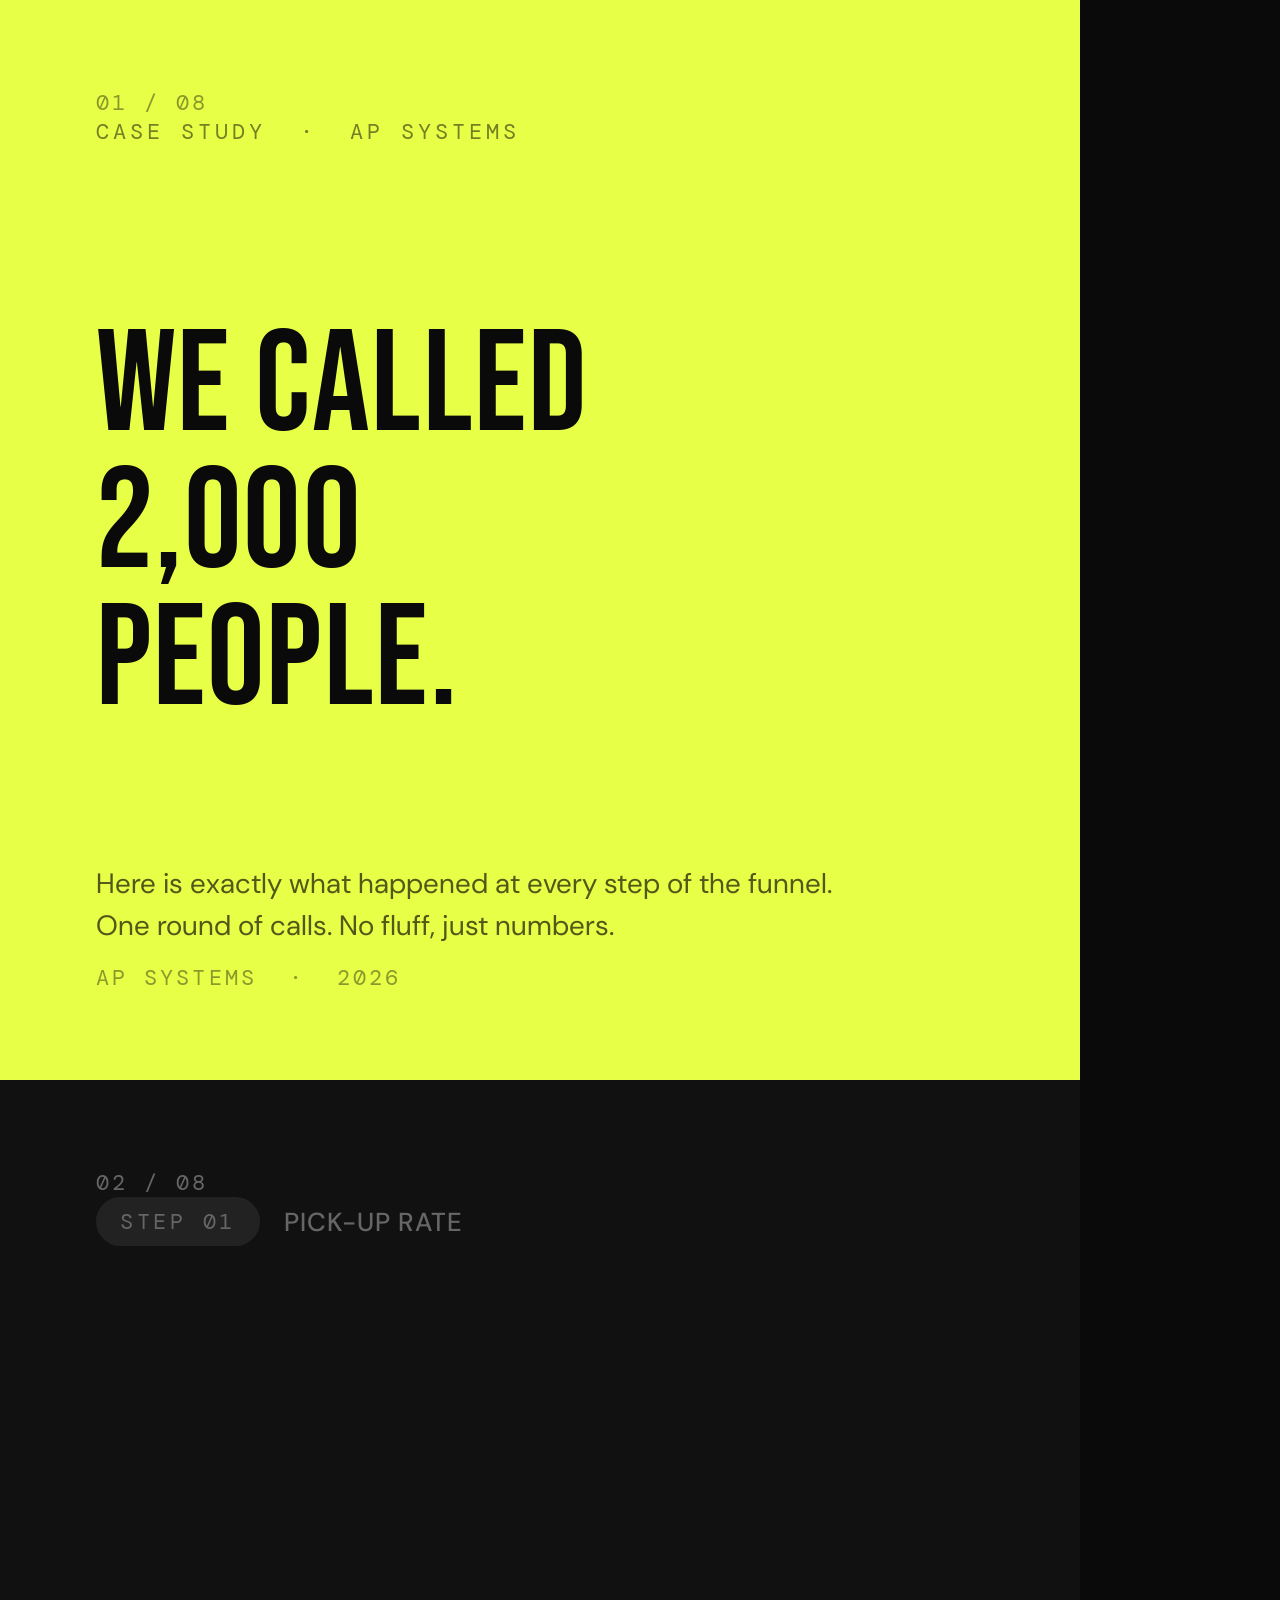
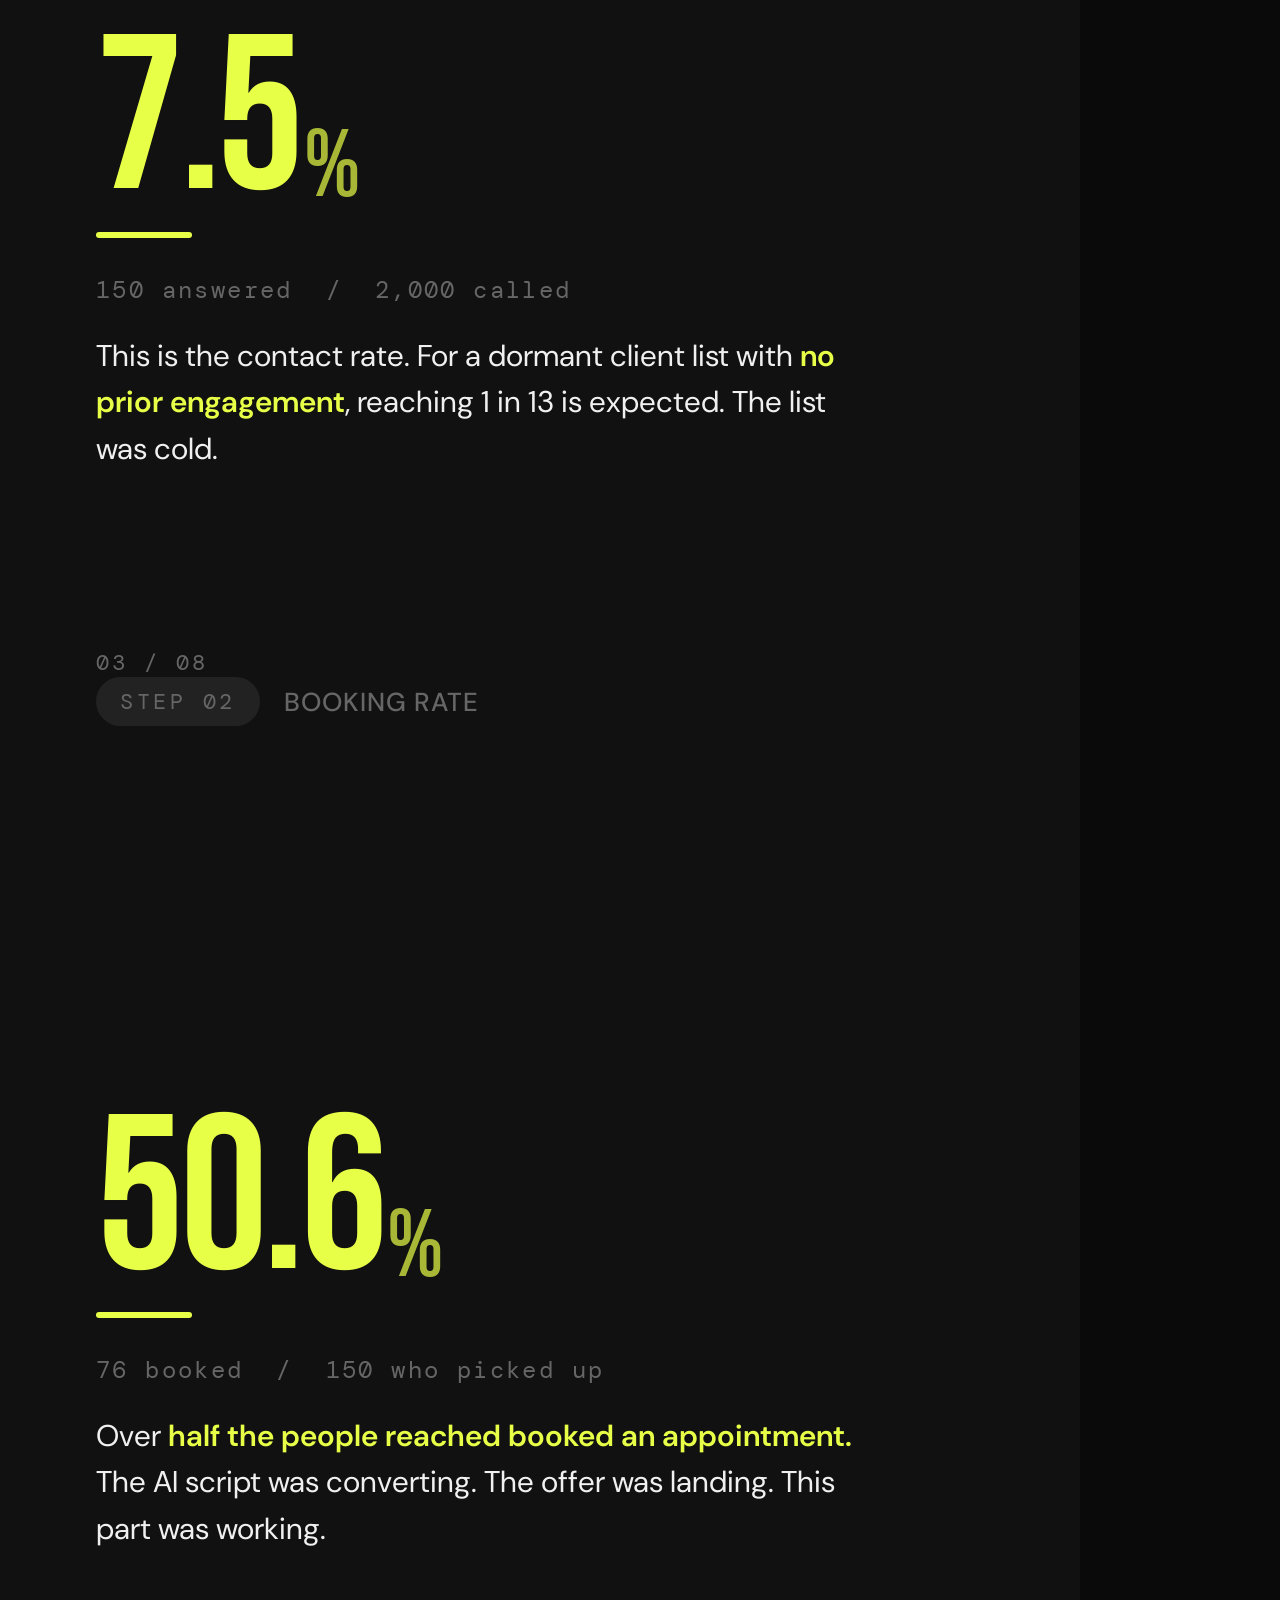
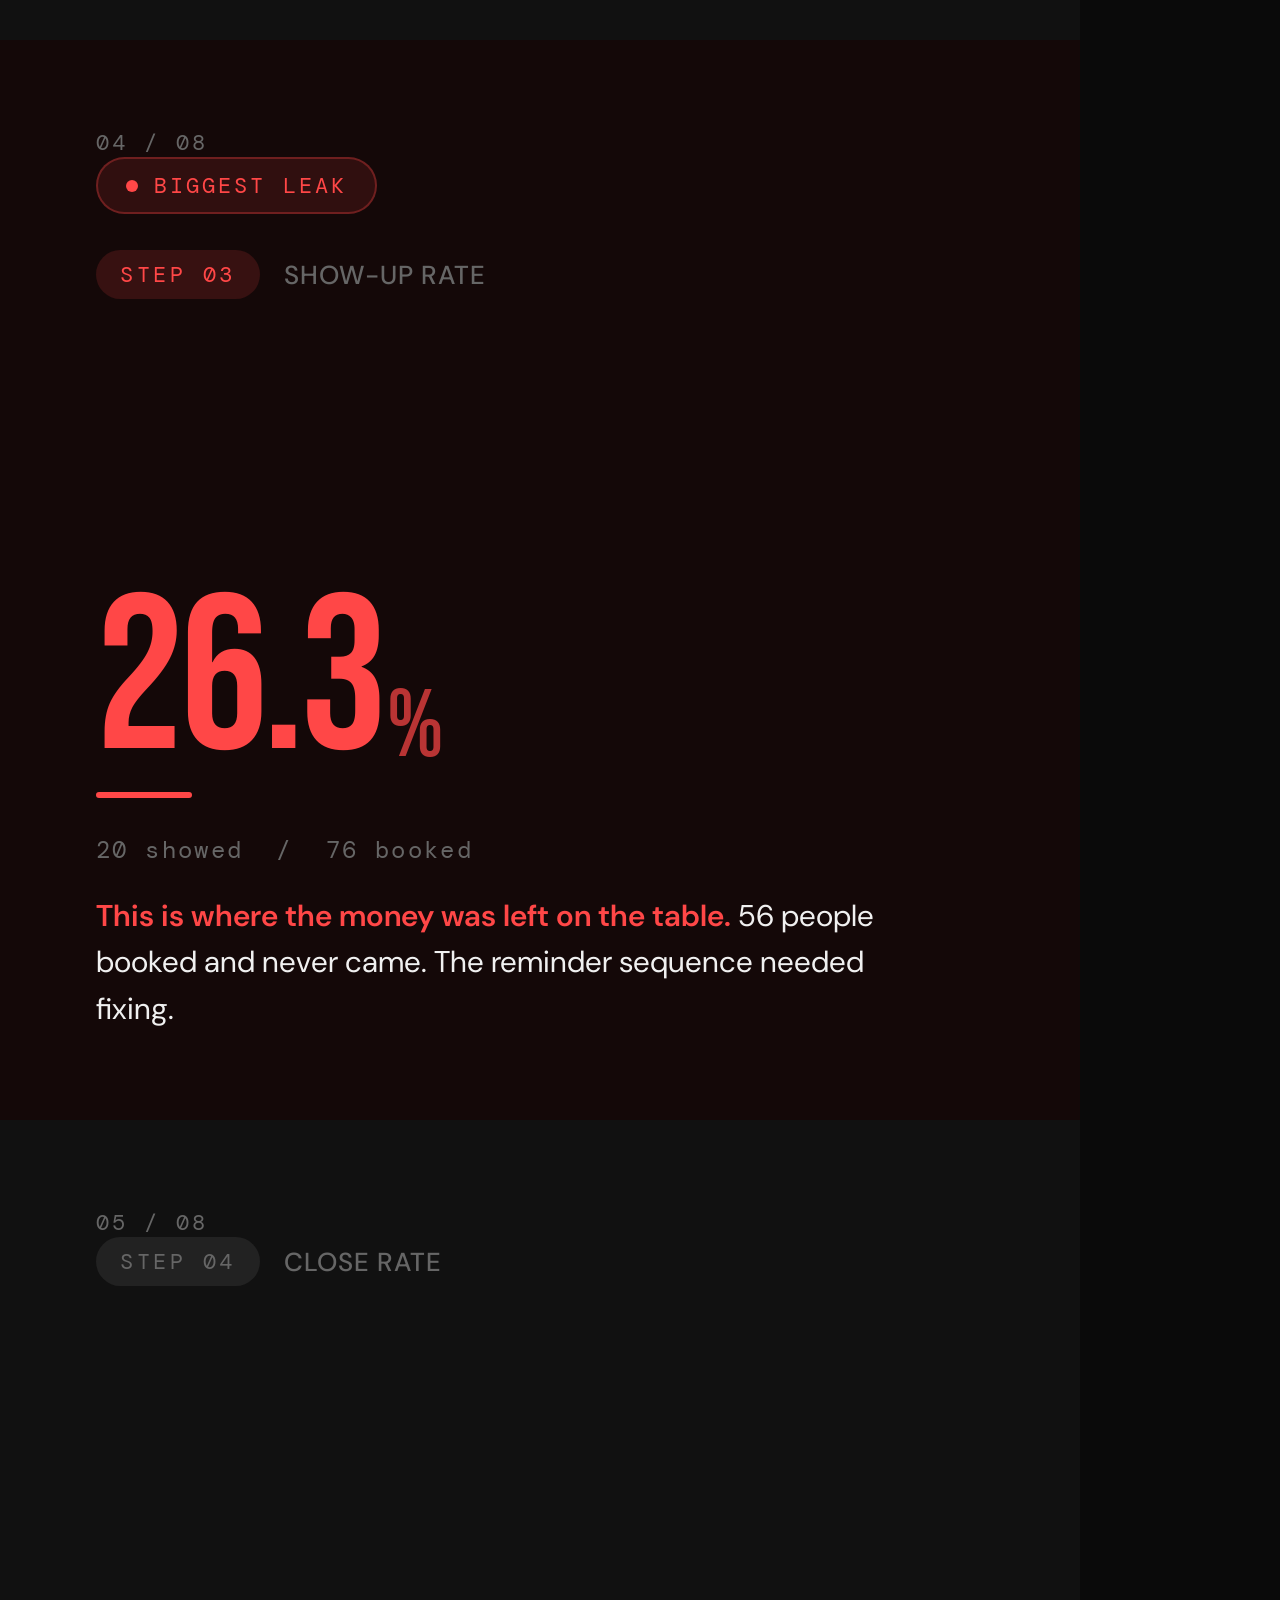
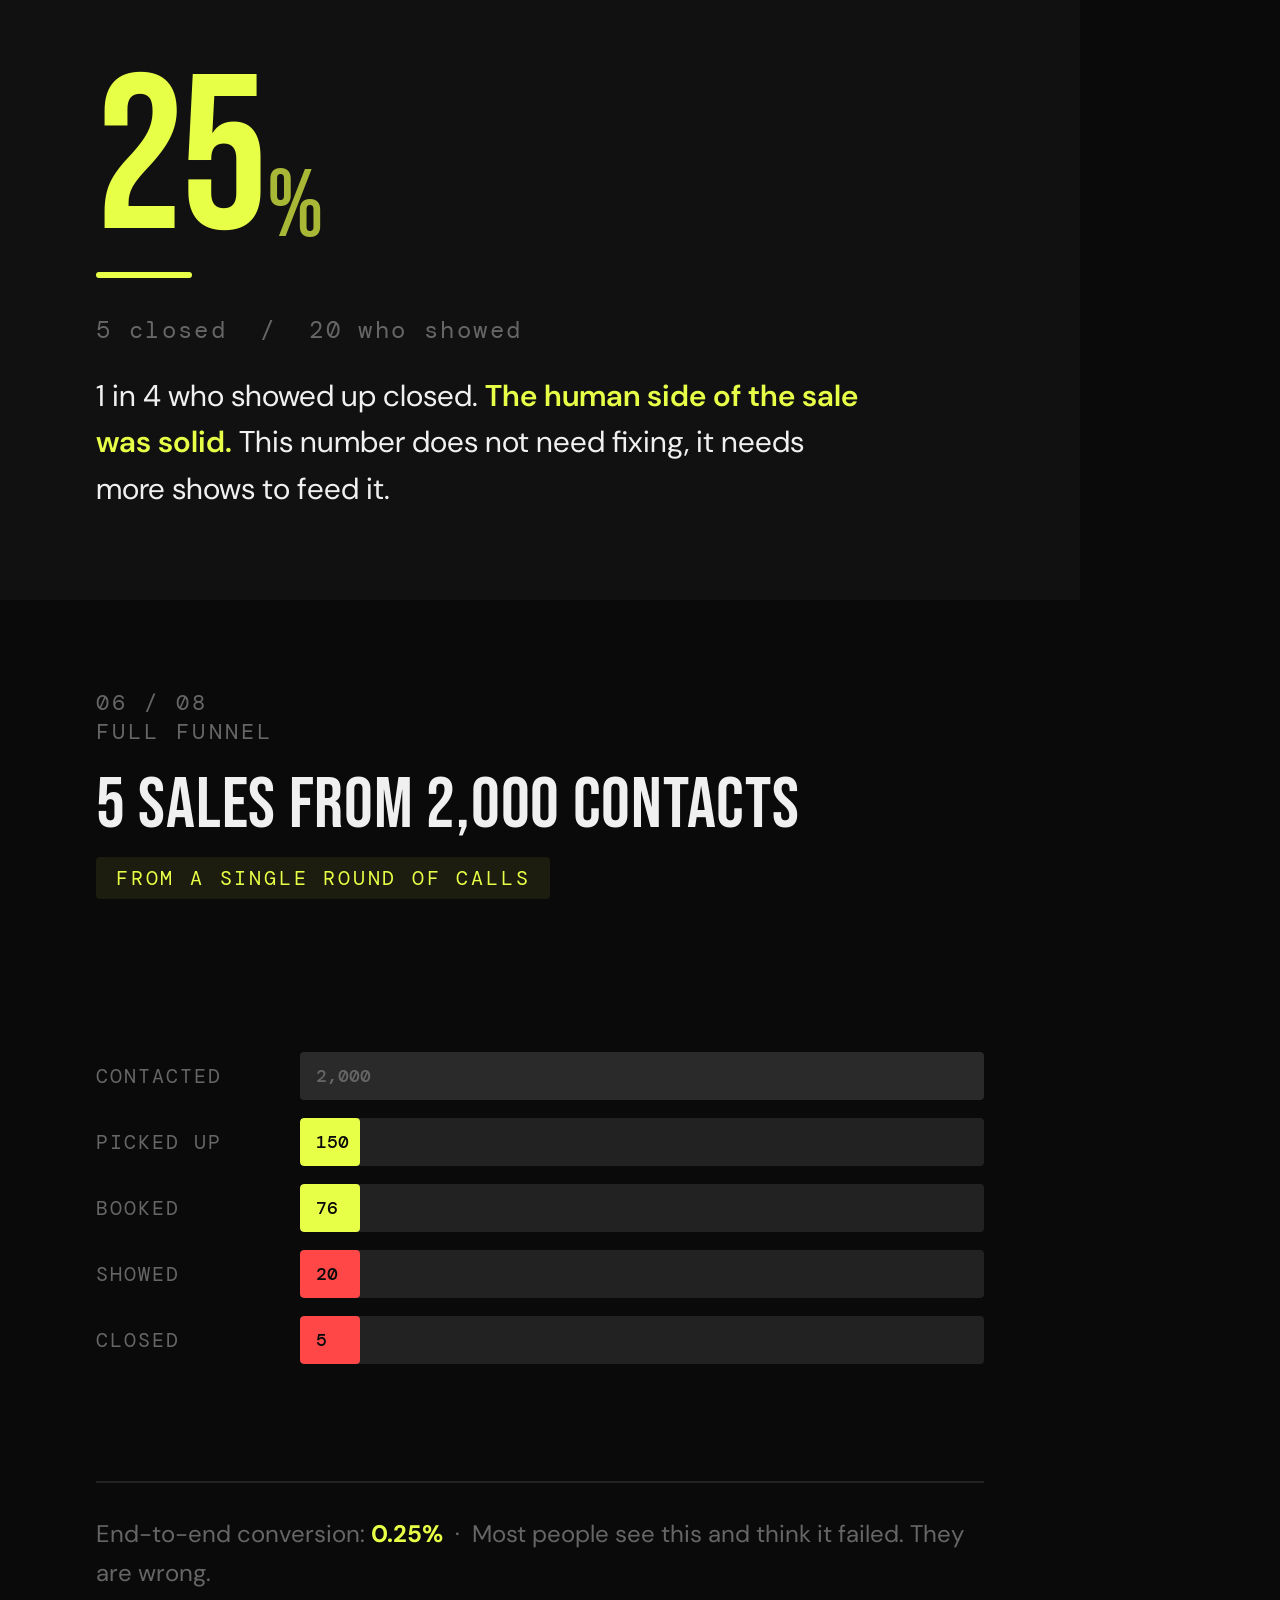
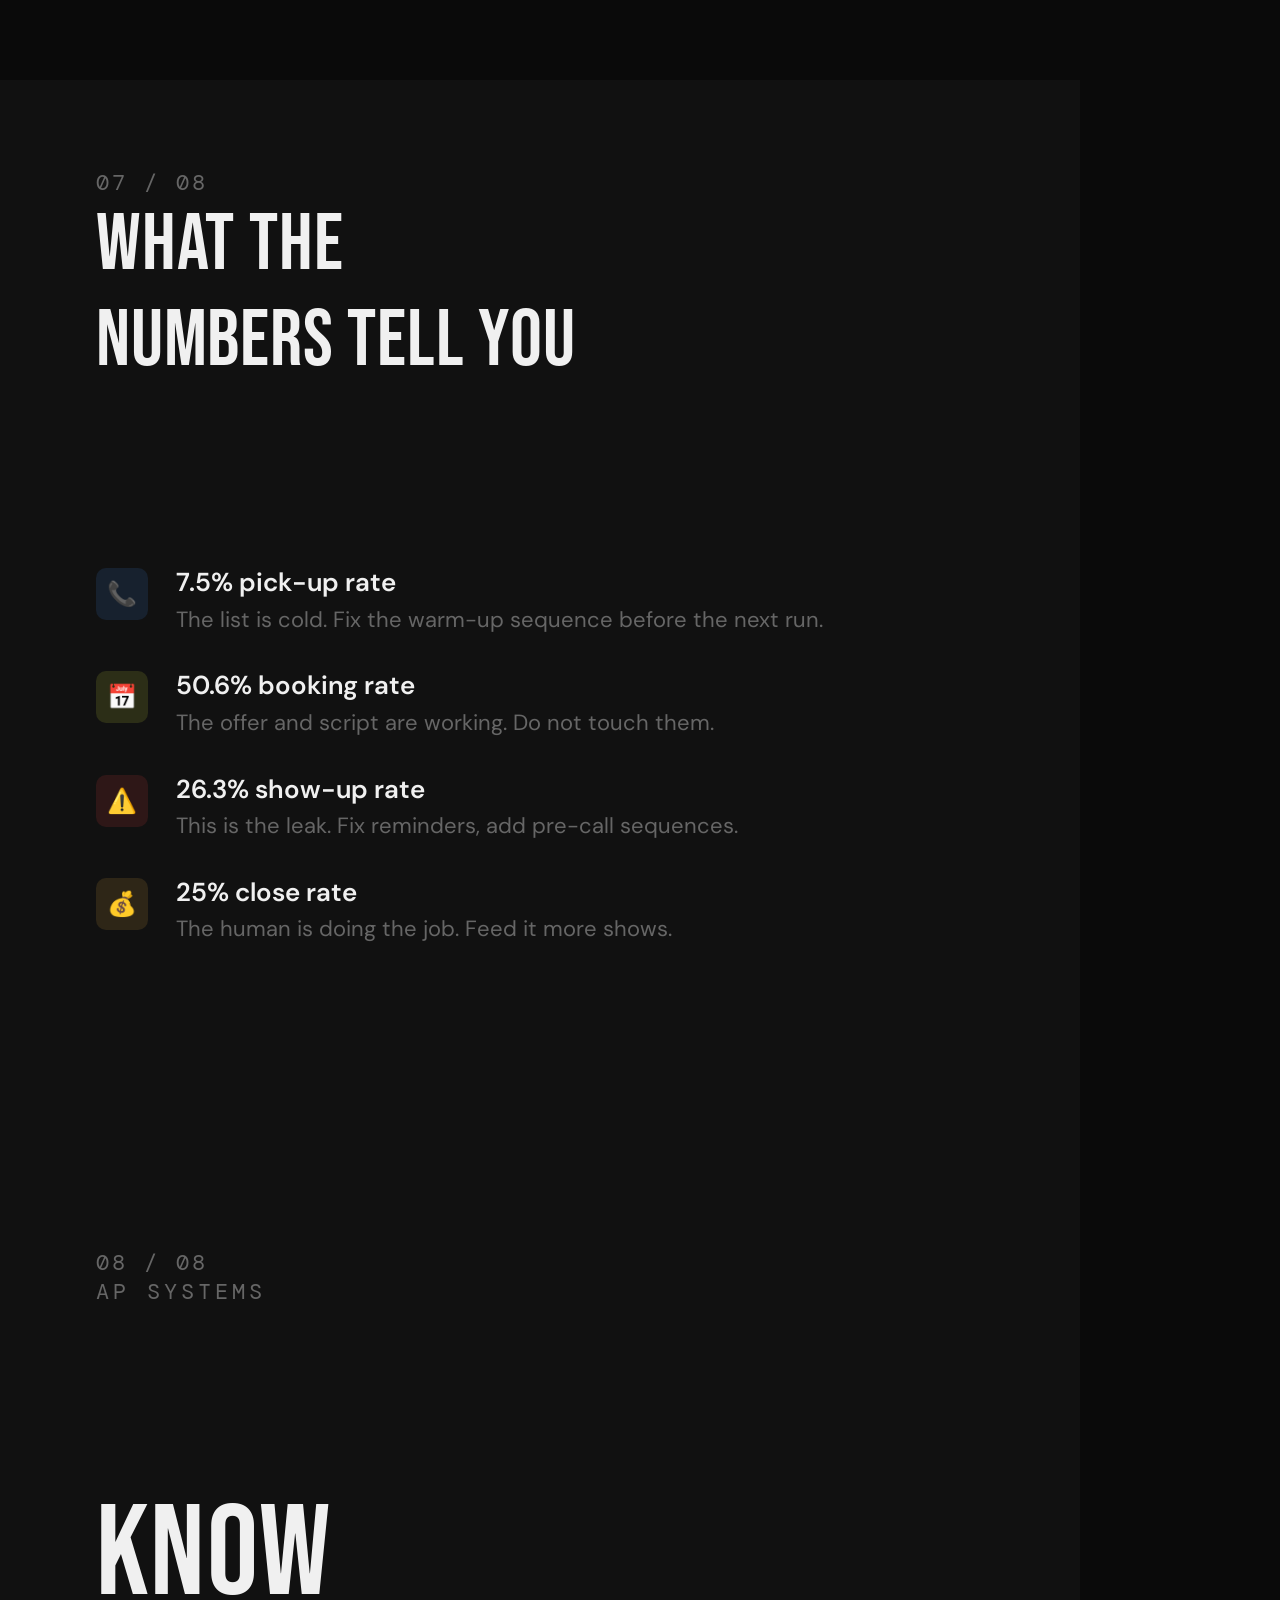
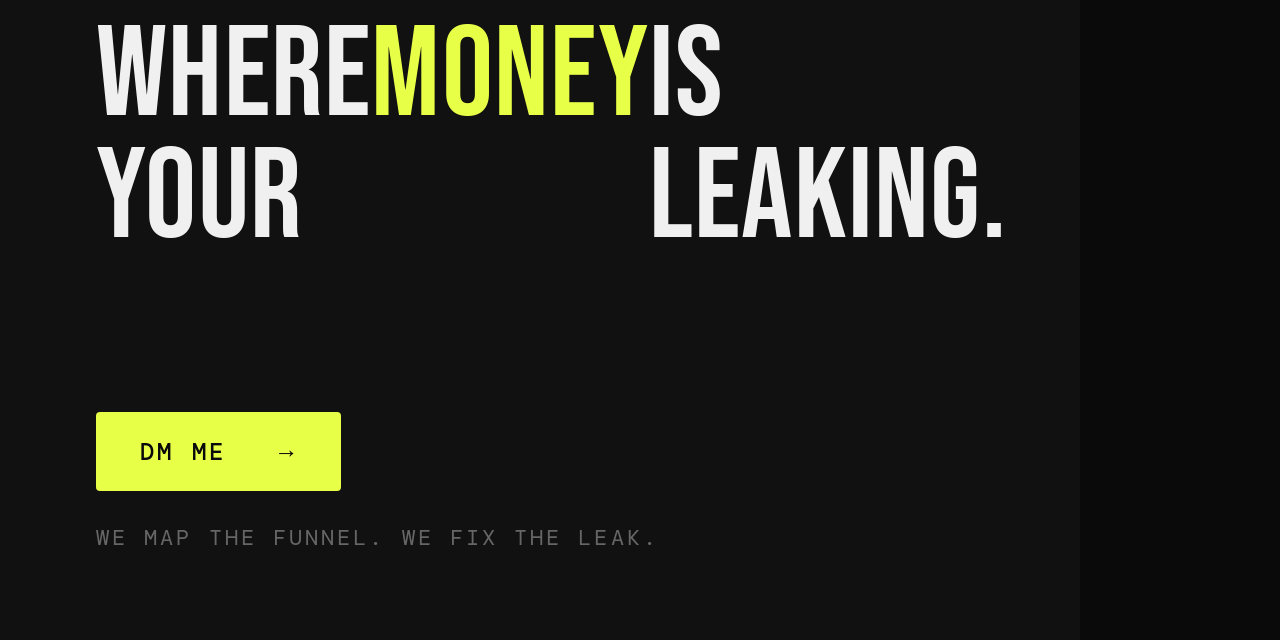
<file: APsystems/content/funnel_carousel_print.html>
<!DOCTYPE html>
<html lang="en">
<head>
<meta charset="UTF-8">
<title>Funnel Carousel Print</title>
<link rel="preconnect" href="https://fonts.googleapis.com">
<link rel="preconnect" href="https://fonts.gstatic.com" crossorigin>
<link href="https://fonts.googleapis.com/css2?family=Bebas+Neue&family=DM+Sans:wght@300;400;500;600&family=DM+Mono:wght@400;500&display=swap" rel="stylesheet">
<style>
  *, *::before, *::after { box-sizing: border-box; margin: 0; padding: 0; }

  :root {
    --accent: #E8FF47;
    --accent2: #FF4747;
    --text: #F0F0F0;
    --muted: #666666;
    --border: #222222;
    --slide-bg: #111111;
  }

  html, body {
    margin: 0;
    padding: 0;
    background: #0a0a0a;
  }

  .slide {
    width: 1080px;
    height: 1080px;
    position: relative;
    display: flex;
    flex-direction: column;
    overflow: hidden;
    page-break-after: always;
  }

  .slide-inner {
    padding: 88px 96px;
    display: flex;
    flex-direction: column;
    height: 100%;
    position: relative;
    z-index: 2;
  }

  .slide-num {
    font-family: 'DM Mono', monospace;
    font-size: 22px;
    letter-spacing: 0.14em;
    color: var(--muted);
    text-transform: uppercase;
    margin-bottom: auto;
  }

  .brand-tag {
    font-family: 'DM Mono', monospace;
    font-size: 22px;
    letter-spacing: 0.14em;
    color: var(--muted);
    text-transform: uppercase;
  }

  /* SLIDE 1 */
  .s1 { background: var(--accent); }
  .s1 .slide-num { color: rgba(0,0,0,0.4); }
  .s1 .brand-tag { color: rgba(0,0,0,0.4); }

  .hook-label {
    font-family: 'DM Mono', monospace;
    font-size: 22px;
    letter-spacing: 0.18em;
    text-transform: uppercase;
    color: rgba(0,0,0,0.5);
    margin-bottom: 40px;
  }

  .hook-head {
    font-family: 'Bebas Neue', sans-serif;
    font-size: 144px;
    line-height: 0.95;
    color: #0a0a0a;
    letter-spacing: 0.01em;
    flex: 1;
    display: flex;
    align-items: center;
  }

  .hook-sub {
    font-size: 28px;
    font-weight: 400;
    color: rgba(0,0,0,0.65);
    line-height: 1.5;
    max-width: 780px;
    margin-bottom: 16px;
    font-family: 'DM Sans', sans-serif;
  }

  /* STAT SLIDES */
  .stat-slide { background: var(--slide-bg); }

  .stat-header {
    display: flex;
    align-items: center;
    gap: 24px;
    margin-bottom: 56px;
  }

  .step-pill {
    font-family: 'DM Mono', monospace;
    font-size: 22px;
    letter-spacing: 0.16em;
    text-transform: uppercase;
    background: var(--border);
    color: var(--muted);
    padding: 10px 24px;
    border-radius: 100px;
  }

  .step-title {
    font-size: 26px;
    font-weight: 500;
    color: var(--muted);
    letter-spacing: 0.04em;
    text-transform: uppercase;
    font-family: 'DM Sans', sans-serif;
  }

  .big-number {
    font-family: 'Bebas Neue', sans-serif;
    font-size: 220px;
    line-height: 1;
    letter-spacing: -0.02em;
    color: var(--accent);
    flex: 1;
    display: flex;
    align-items: flex-end;
  }

  .big-number .unit {
    font-size: 96px;
    margin-bottom: 16px;
    margin-left: 4px;
    color: var(--accent);
    opacity: 0.7;
  }

  .stat-equation {
    font-family: 'DM Mono', monospace;
    font-size: 24px;
    color: var(--muted);
    letter-spacing: 0.1em;
    margin-bottom: 28px;
  }

  .stat-insight {
    font-size: 30px;
    font-weight: 400;
    color: var(--text);
    line-height: 1.55;
    max-width: 780px;
    font-family: 'DM Sans', sans-serif;
  }

  .stat-insight strong {
    color: var(--accent);
    font-weight: 600;
  }

  .bar {
    width: 96px;
    height: 6px;
    background: var(--accent);
    margin-bottom: 36px;
    border-radius: 3px;
  }

  /* LEAK */
  .leak-slide { background: #140808; }
  .leak-slide .big-number { color: var(--accent2); }
  .leak-slide .big-number .unit { color: var(--accent2); }
  .leak-slide .stat-insight strong { color: var(--accent2); }
  .leak-slide .step-pill { background: rgba(255,71,71,0.15); color: var(--accent2); }

  .leak-badge {
    display: inline-flex;
    align-items: center;
    gap: 16px;
    background: rgba(255,71,71,0.12);
    border: 2px solid rgba(255,71,71,0.3);
    color: var(--accent2);
    font-family: 'DM Mono', monospace;
    font-size: 22px;
    letter-spacing: 0.14em;
    text-transform: uppercase;
    padding: 12px 28px;
    border-radius: 100px;
    margin-bottom: 36px;
    width: fit-content;
  }

  .leak-badge::before {
    content: '';
    width: 12px;
    height: 12px;
    background: var(--accent2);
    border-radius: 50%;
    flex-shrink: 0;
  }

  /* SLIDE 6 */
  .s6 { background: #0a0a0a; }

  .funnel-section-label {
    font-family: 'DM Mono', monospace;
    font-size: 22px;
    letter-spacing: 0.14em;
    color: var(--muted);
    text-transform: uppercase;
    margin-bottom: 16px;
  }

  .funnel-heading {
    font-family: 'Bebas Neue', sans-serif;
    font-size: 72px;
    color: var(--text);
    letter-spacing: 0.01em;
    margin-bottom: 8px;
  }

  .round-badge {
    font-family: 'DM Mono', monospace;
    font-size: 20px;
    letter-spacing: 0.14em;
    color: var(--accent);
    text-transform: uppercase;
    margin-bottom: 36px;
    background: rgba(232,255,71,0.08);
    padding: 8px 20px;
    border-radius: 4px;
    width: fit-content;
  }

  .funnel-visual {
    flex: 1;
    display: flex;
    flex-direction: column;
    gap: 18px;
    justify-content: center;
  }

  .funnel-row {
    display: flex;
    align-items: center;
    gap: 24px;
  }

  .funnel-label {
    font-family: 'DM Mono', monospace;
    font-size: 20px;
    letter-spacing: 0.1em;
    color: var(--muted);
    text-transform: uppercase;
    width: 180px;
    flex-shrink: 0;
  }

  .funnel-bar-wrap {
    flex: 1;
    height: 48px;
    background: var(--border);
    border-radius: 4px;
    overflow: hidden;
  }

  .funnel-bar-fill {
    height: 100%;
    border-radius: 4px;
    display: flex;
    align-items: center;
    padding-left: 16px;
    min-width: 60px;
  }

  .funnel-val {
    font-family: 'DM Mono', monospace;
    font-size: 18px;
    font-weight: 500;
    color: #0a0a0a;
    white-space: nowrap;
  }

  .bottom-note {
    font-size: 24px;
    color: var(--muted);
    line-height: 1.6;
    border-top: 2px solid var(--border);
    padding-top: 32px;
    font-family: 'DM Sans', sans-serif;
  }

  /* SLIDE 7 */
  .s7 { background: var(--slide-bg); }

  .s7-heading {
    font-family: 'Bebas Neue', sans-serif;
    font-size: 80px;
    color: var(--text);
    letter-spacing: 0.01em;
    margin-bottom: 48px;
  }

  .insight-list {
    flex: 1;
    display: flex;
    flex-direction: column;
    gap: 32px;
    justify-content: center;
  }

  .insight-item {
    display: flex;
    align-items: flex-start;
    gap: 28px;
  }

  .insight-icon {
    width: 52px;
    height: 52px;
    border-radius: 10px;
    display: flex;
    align-items: center;
    justify-content: center;
    font-size: 24px;
    flex-shrink: 0;
    margin-top: 4px;
  }

  .icon-green { background: rgba(232,255,71,0.12); }
  .icon-red   { background: rgba(255,71,71,0.12); }
  .icon-blue  { background: rgba(71,147,255,0.12); }
  .icon-gold  { background: rgba(255,190,71,0.12); }

  .insight-text {
    font-size: 26px;
    color: var(--text);
    line-height: 1.4;
    font-family: 'DM Sans', sans-serif;
  }

  .insight-text span { font-weight: 600; }

  .insight-text .sub {
    display: block;
    font-size: 22px;
    color: var(--muted);
    margin-top: 4px;
    font-weight: 400;
  }

  /* SLIDE 8 */
  .s8 { background: var(--slide-bg); }

  .cta-label {
    font-family: 'DM Mono', monospace;
    font-size: 22px;
    letter-spacing: 0.18em;
    text-transform: uppercase;
    color: var(--muted);
    margin-bottom: 36px;
  }

  .cta-head {
    font-family: 'Bebas Neue', sans-serif;
    font-size: 128px;
    line-height: 0.95;
    color: var(--text);
    letter-spacing: 0.01em;
    flex: 1;
    display: flex;
    align-items: center;
  }

  .cta-head em {
    color: var(--accent);
    font-style: normal;
  }

  .cta-action {
    display: inline-flex;
    align-items: center;
    gap: 20px;
    background: var(--accent);
    color: #0a0a0a;
    font-family: 'DM Mono', monospace;
    font-size: 24px;
    font-weight: 500;
    letter-spacing: 0.14em;
    text-transform: uppercase;
    padding: 24px 44px;
    border-radius: 4px;
    margin-bottom: 32px;
    width: fit-content;
  }
</style>
</head>
<body>

<!-- SLIDE 1 -->
<div class="slide s1">
  <div class="slide-inner">
    <div class="slide-num">01 / 08</div>
    <div class="hook-label">Case Study &nbsp;·&nbsp; AP Systems</div>
    <div class="hook-head">We called<br>2,000<br>people.</div>
    <div class="hook-sub">Here is exactly what happened at every step of the funnel. One round of calls. No fluff, just numbers.</div>
    <div class="brand-tag">AP Systems &nbsp;·&nbsp; 2026</div>
  </div>
</div>

<!-- SLIDE 2 -->
<div class="slide stat-slide">
  <div class="slide-inner">
    <div class="slide-num">02 / 08</div>
    <div class="stat-header">
      <div class="step-pill">Step 01</div>
      <div class="step-title">Pick-Up Rate</div>
    </div>
    <div class="big-number">7.5<span class="unit">%</span></div>
    <div class="bar"></div>
    <div class="stat-equation">150 answered &nbsp;/&nbsp; 2,000 called</div>
    <div class="stat-insight">This is the contact rate. For a dormant client list with <strong>no prior engagement</strong>, reaching 1 in 13 is expected. The list was cold.</div>
  </div>
</div>

<!-- SLIDE 3 -->
<div class="slide stat-slide">
  <div class="slide-inner">
    <div class="slide-num">03 / 08</div>
    <div class="stat-header">
      <div class="step-pill">Step 02</div>
      <div class="step-title">Booking Rate</div>
    </div>
    <div class="big-number">50.6<span class="unit">%</span></div>
    <div class="bar"></div>
    <div class="stat-equation">76 booked &nbsp;/&nbsp; 150 who picked up</div>
    <div class="stat-insight">Over <strong>half the people reached booked an appointment.</strong> The AI script was converting. The offer was landing. This part was working.</div>
  </div>
</div>

<!-- SLIDE 4 -->
<div class="slide leak-slide">
  <div class="slide-inner">
    <div class="slide-num">04 / 08</div>
    <div class="leak-badge">Biggest Leak</div>
    <div class="stat-header">
      <div class="step-pill">Step 03</div>
      <div class="step-title">Show-Up Rate</div>
    </div>
    <div class="big-number">26.3<span class="unit">%</span></div>
    <div class="bar" style="background:var(--accent2)"></div>
    <div class="stat-equation">20 showed &nbsp;/&nbsp; 76 booked</div>
    <div class="stat-insight"><strong>This is where the money was left on the table.</strong> 56 people booked and never came. The reminder sequence needed fixing.</div>
  </div>
</div>

<!-- SLIDE 5 -->
<div class="slide stat-slide">
  <div class="slide-inner">
    <div class="slide-num">05 / 08</div>
    <div class="stat-header">
      <div class="step-pill">Step 04</div>
      <div class="step-title">Close Rate</div>
    </div>
    <div class="big-number">25<span class="unit">%</span></div>
    <div class="bar"></div>
    <div class="stat-equation">5 closed &nbsp;/&nbsp; 20 who showed</div>
    <div class="stat-insight">1 in 4 who showed up closed. <strong>The human side of the sale was solid.</strong> This number does not need fixing, it needs more shows to feed it.</div>
  </div>
</div>

<!-- SLIDE 6 -->
<div class="slide s6">
  <div class="slide-inner">
    <div class="slide-num">06 / 08</div>
    <div class="funnel-section-label">Full Funnel</div>
    <div class="funnel-heading">5 sales from 2,000 contacts</div>
    <div class="round-badge">From a single round of calls</div>
    <div class="funnel-visual">
      <div class="funnel-row">
        <div class="funnel-label">Contacted</div>
        <div class="funnel-bar-wrap">
          <div class="funnel-bar-fill" style="width:100%;background:#2a2a2a;">
            <span class="funnel-val" style="color:var(--muted)">2,000</span>
          </div>
        </div>
      </div>
      <div class="funnel-row">
        <div class="funnel-label">Picked Up</div>
        <div class="funnel-bar-wrap">
          <div class="funnel-bar-fill" style="width:7.5%;background:var(--accent);">
            <span class="funnel-val">150</span>
          </div>
        </div>
      </div>
      <div class="funnel-row">
        <div class="funnel-label">Booked</div>
        <div class="funnel-bar-wrap">
          <div class="funnel-bar-fill" style="width:3.8%;background:var(--accent);">
            <span class="funnel-val">76</span>
          </div>
        </div>
      </div>
      <div class="funnel-row">
        <div class="funnel-label">Showed</div>
        <div class="funnel-bar-wrap">
          <div class="funnel-bar-fill" style="width:1%;background:var(--accent2);min-width:60px;">
            <span class="funnel-val" style="color:#0a0a0a">20</span>
          </div>
        </div>
      </div>
      <div class="funnel-row">
        <div class="funnel-label">Closed</div>
        <div class="funnel-bar-wrap">
          <div class="funnel-bar-fill" style="width:0.4%;background:var(--accent2);min-width:60px;">
            <span class="funnel-val" style="color:#0a0a0a">5</span>
          </div>
        </div>
      </div>
    </div>
    <div class="bottom-note">End-to-end conversion: <strong style="color:var(--accent)">0.25%</strong> &nbsp;·&nbsp; Most people see this and think it failed. They are wrong.</div>
  </div>
</div>

<!-- SLIDE 7 -->
<div class="slide s7">
  <div class="slide-inner">
    <div class="slide-num">07 / 08</div>
    <div class="s7-heading">What the<br>numbers tell you</div>
    <div class="insight-list">
      <div class="insight-item">
        <div class="insight-icon icon-blue">📞</div>
        <div class="insight-text">
          <span>7.5% pick-up rate</span>
          <span class="sub">The list is cold. Fix the warm-up sequence before the next run.</span>
        </div>
      </div>
      <div class="insight-item">
        <div class="insight-icon icon-green">📅</div>
        <div class="insight-text">
          <span>50.6% booking rate</span>
          <span class="sub">The offer and script are working. Do not touch them.</span>
        </div>
      </div>
      <div class="insight-item">
        <div class="insight-icon icon-red">⚠️</div>
        <div class="insight-text">
          <span>26.3% show-up rate</span>
          <span class="sub">This is the leak. Fix reminders, add pre-call sequences.</span>
        </div>
      </div>
      <div class="insight-item">
        <div class="insight-icon icon-gold">💰</div>
        <div class="insight-text">
          <span>25% close rate</span>
          <span class="sub">The human is doing the job. Feed it more shows.</span>
        </div>
      </div>
    </div>
  </div>
</div>

<!-- SLIDE 8 -->
<div class="slide s8">
  <div class="slide-inner">
    <div class="slide-num">08 / 08</div>
    <div class="cta-label">AP Systems</div>
    <div class="cta-head">Know<br>where<br>your <em>money</em><br>is leaking.</div>
    <div class="cta-action">DM me &nbsp; →</div>
    <div class="brand-tag">We map the funnel. We fix the leak.</div>
  </div>
</div>

</body>
</html>
</file>
